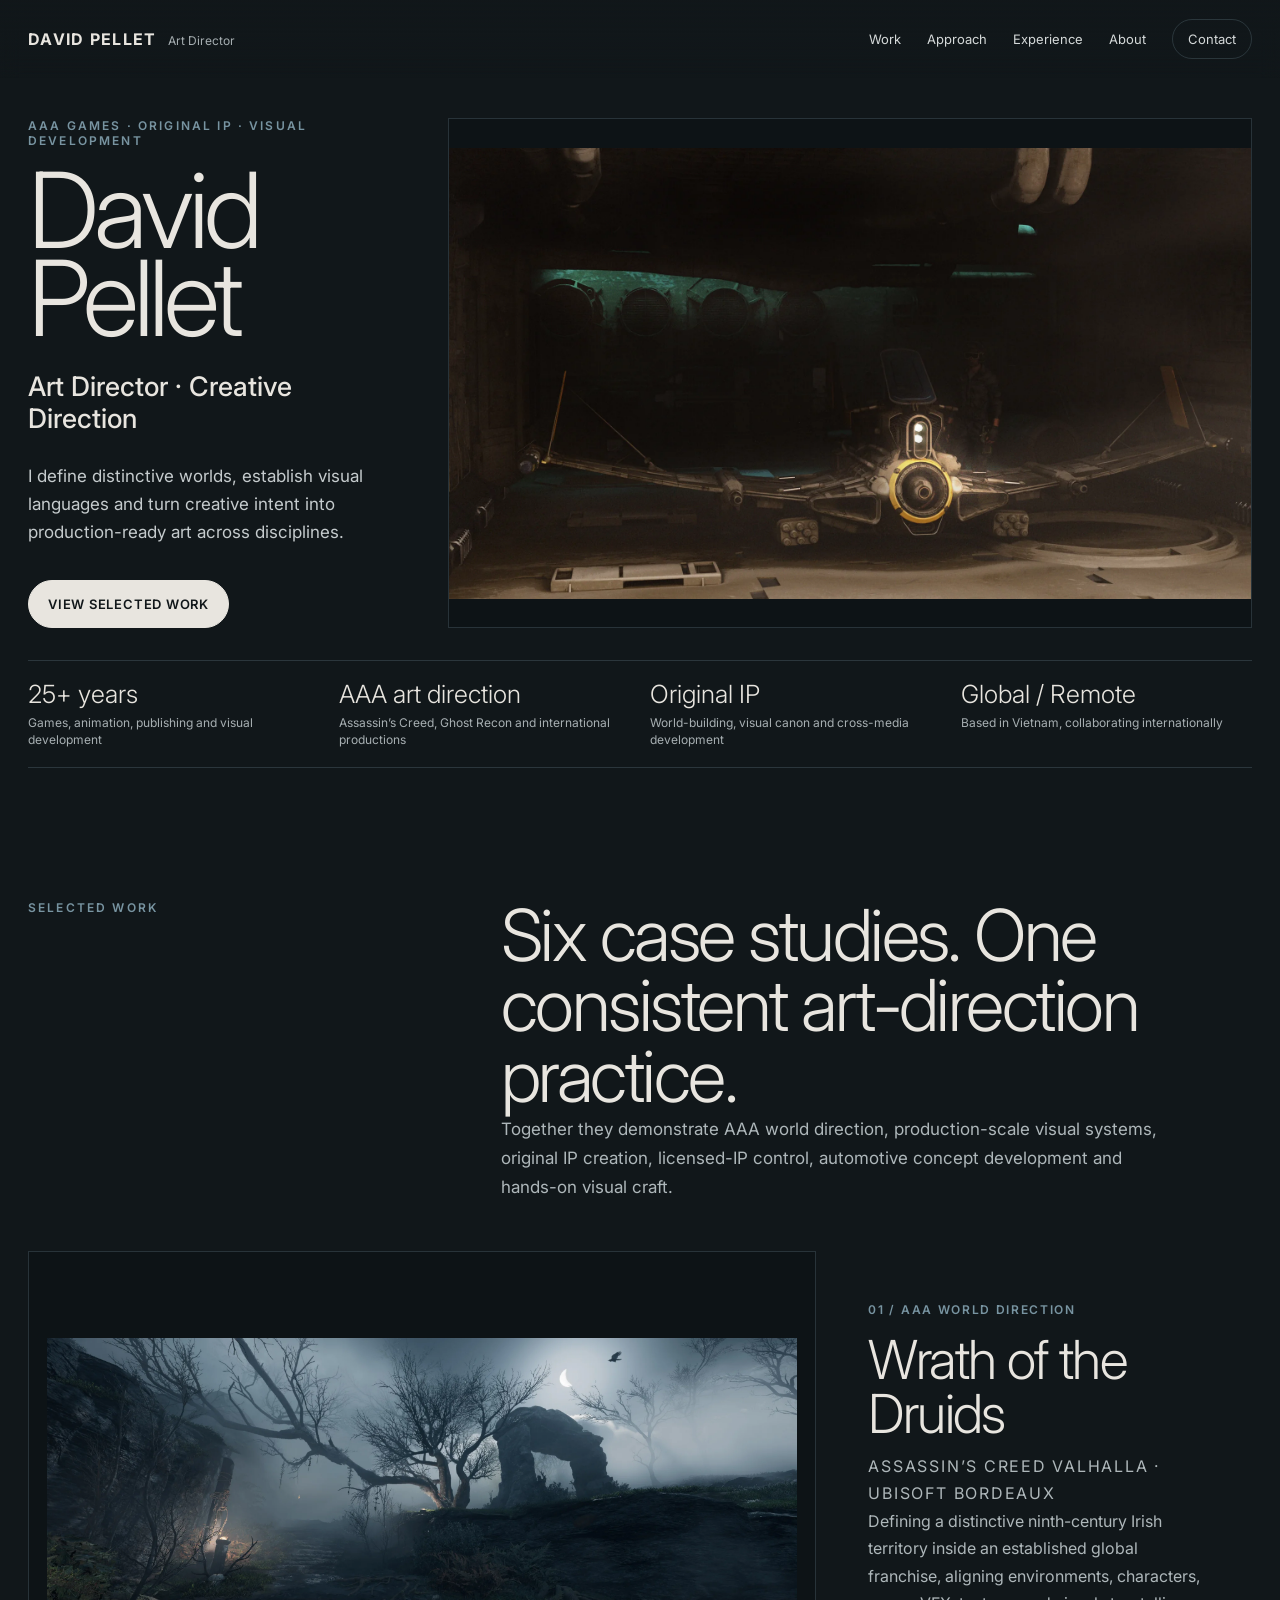
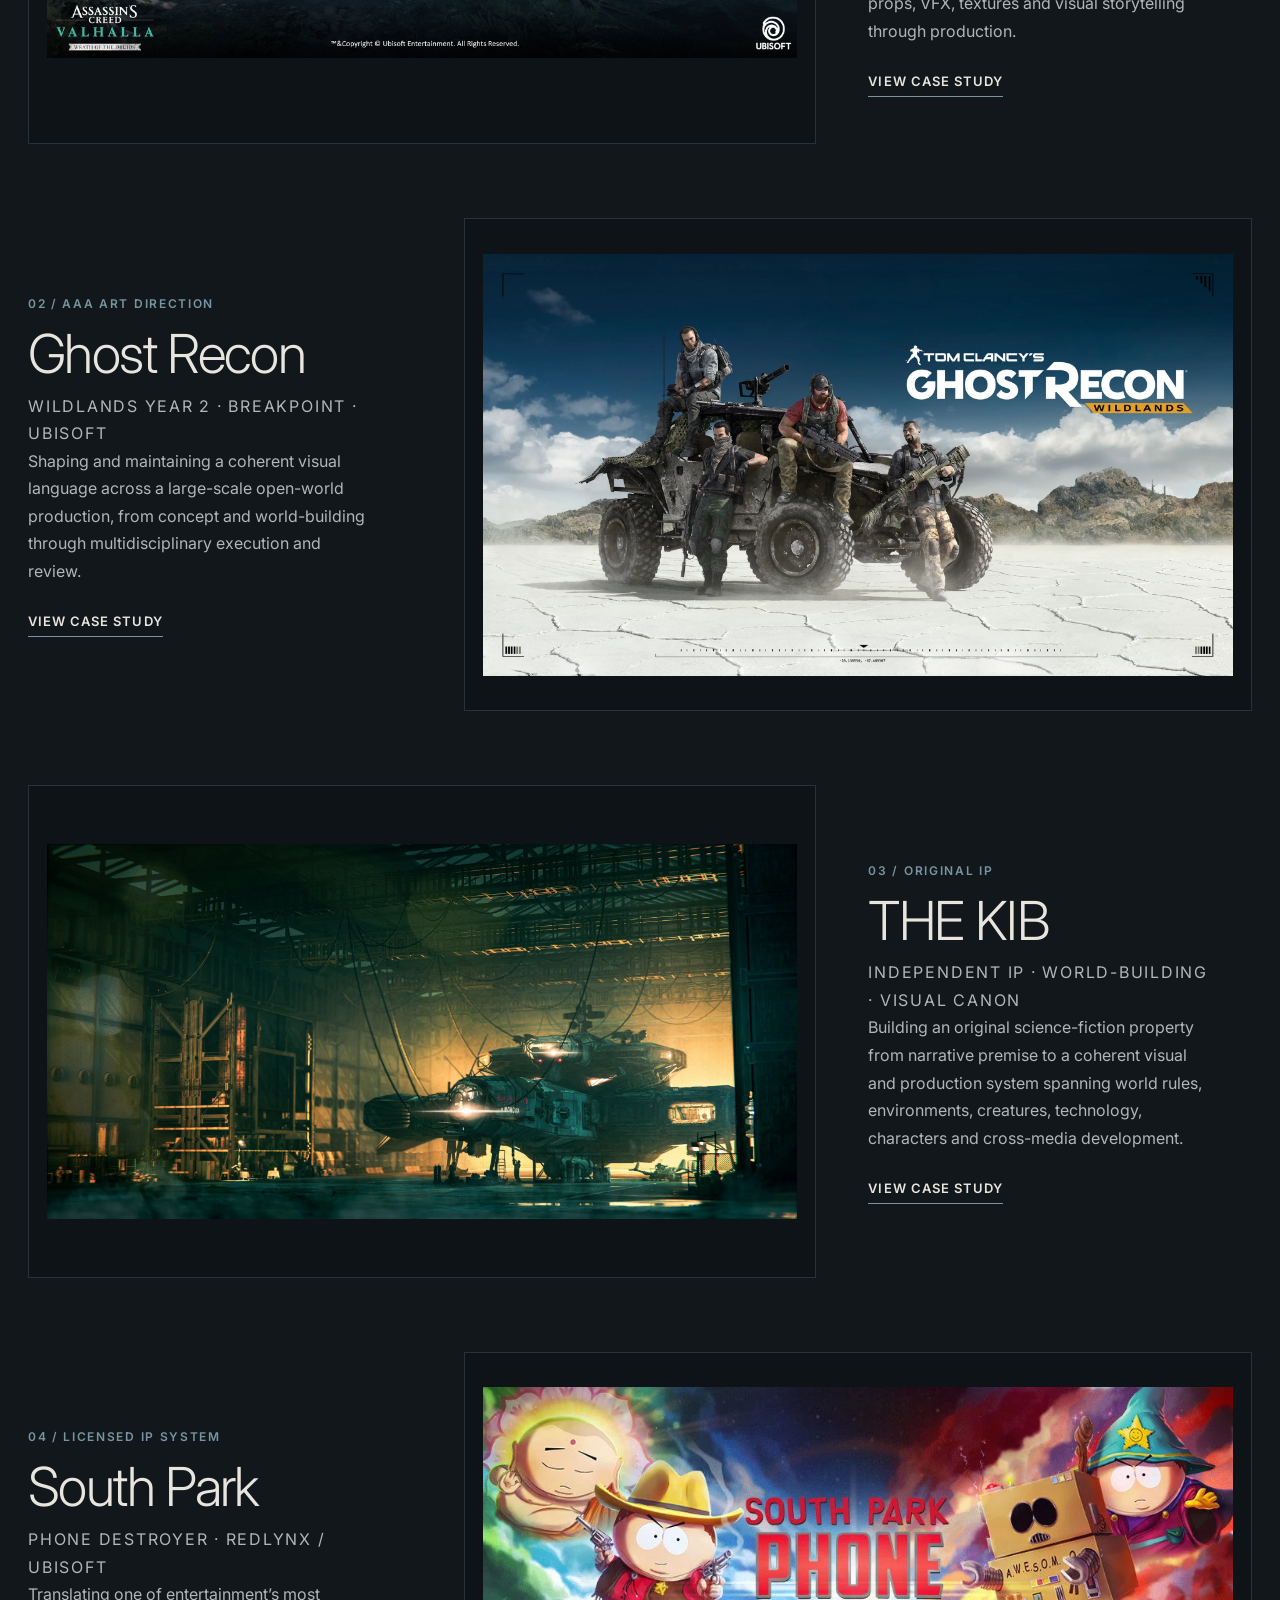
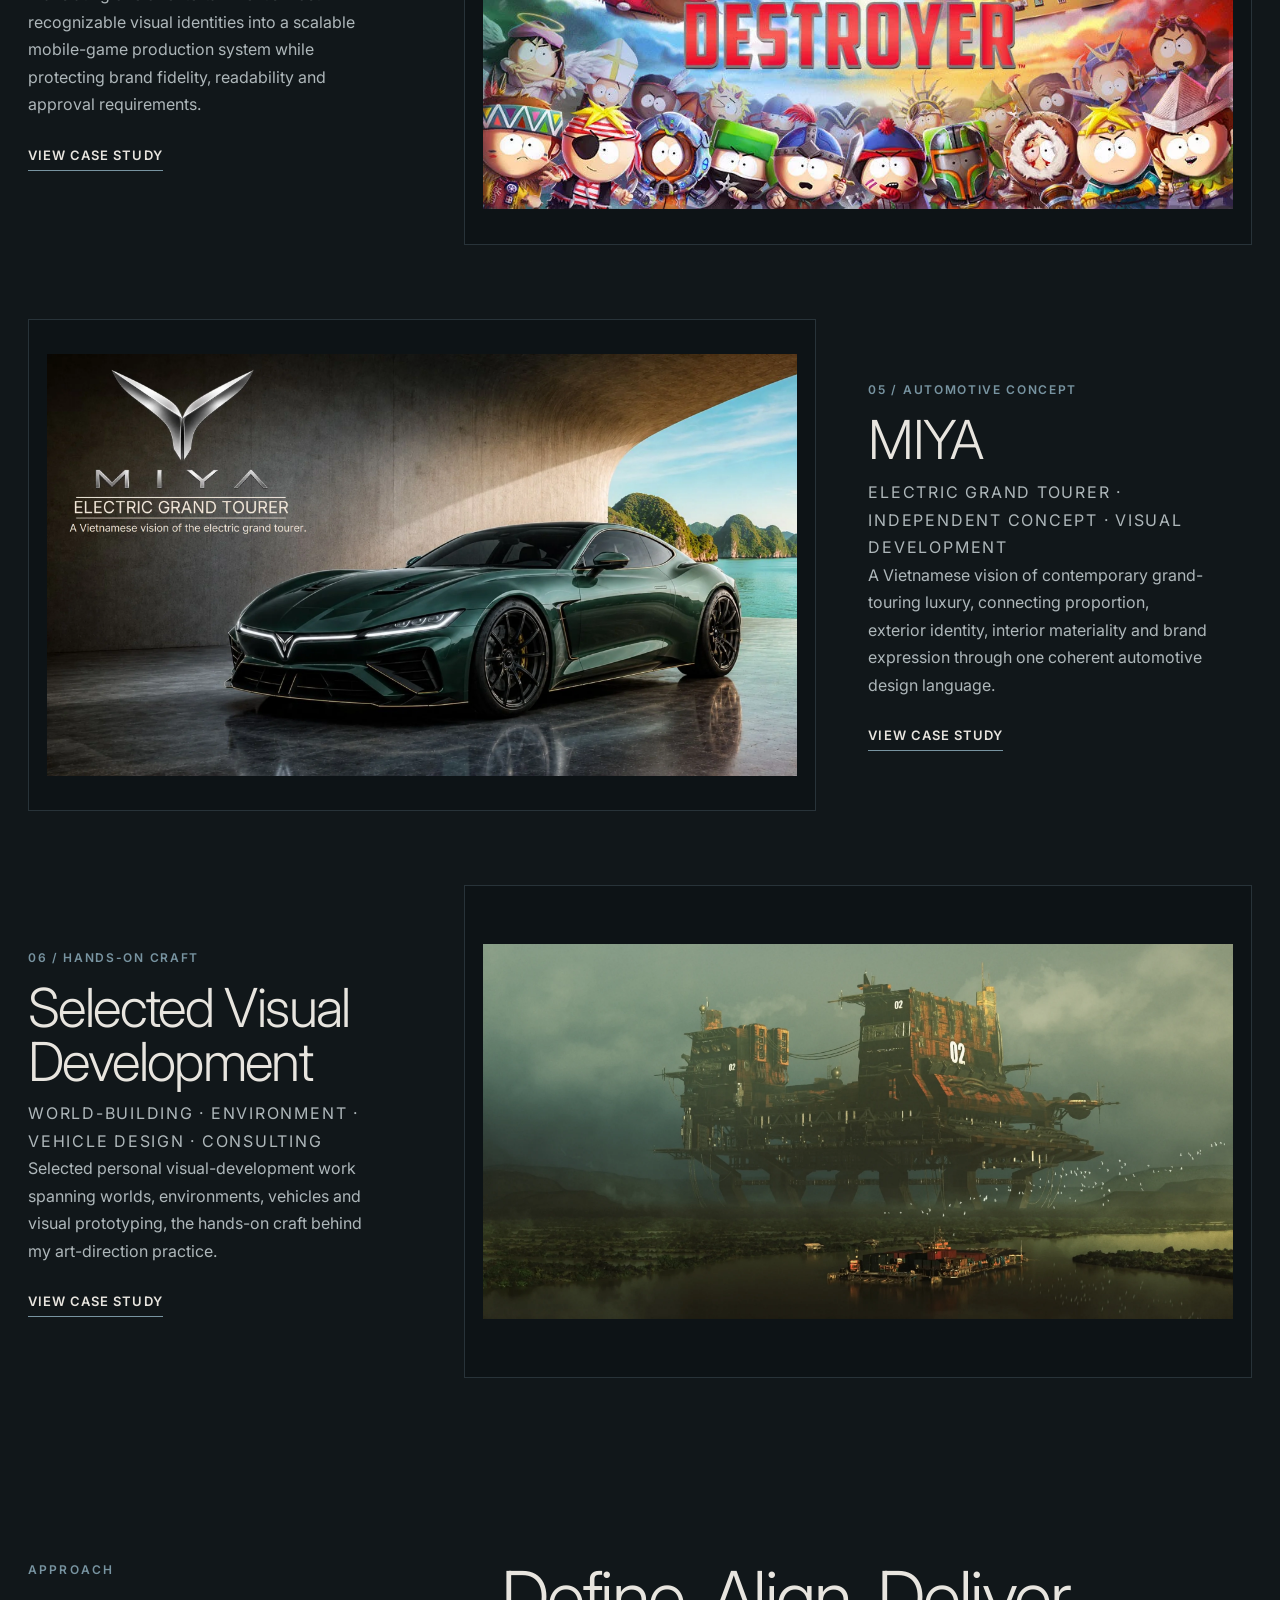
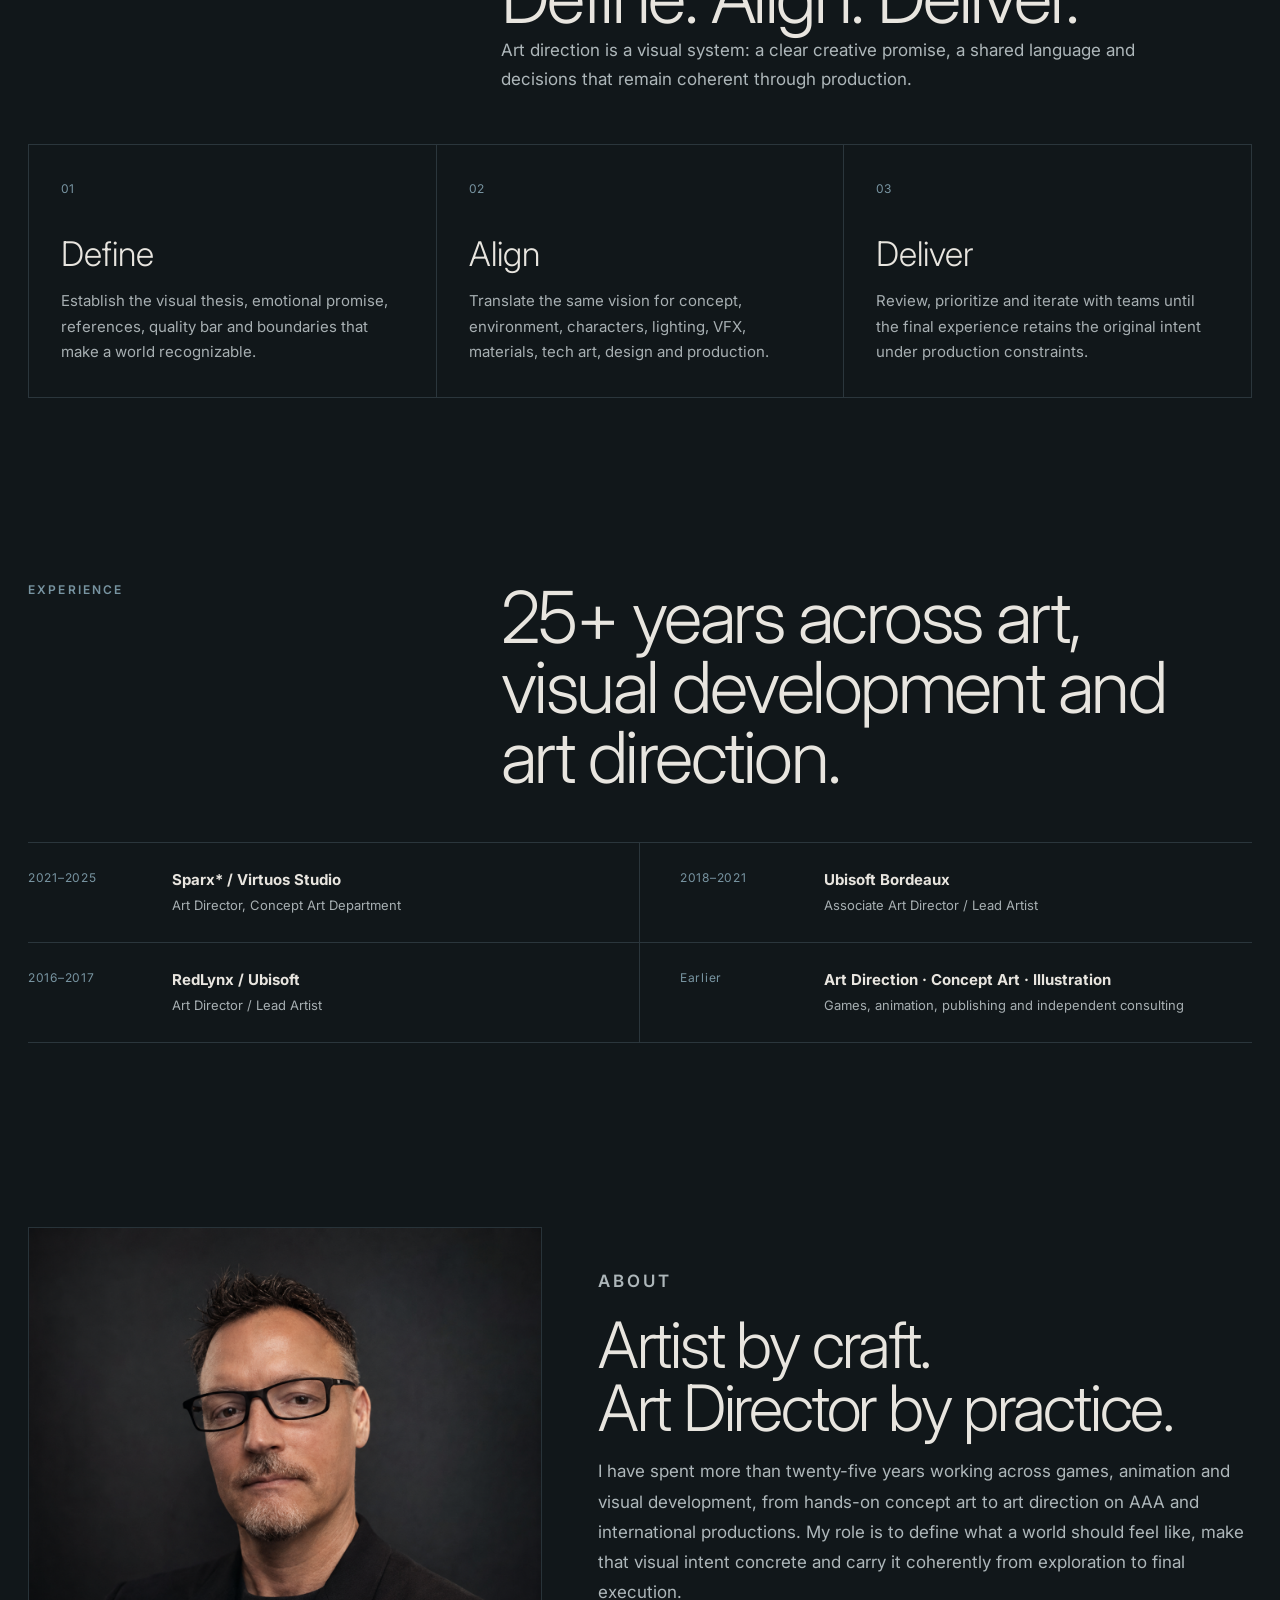
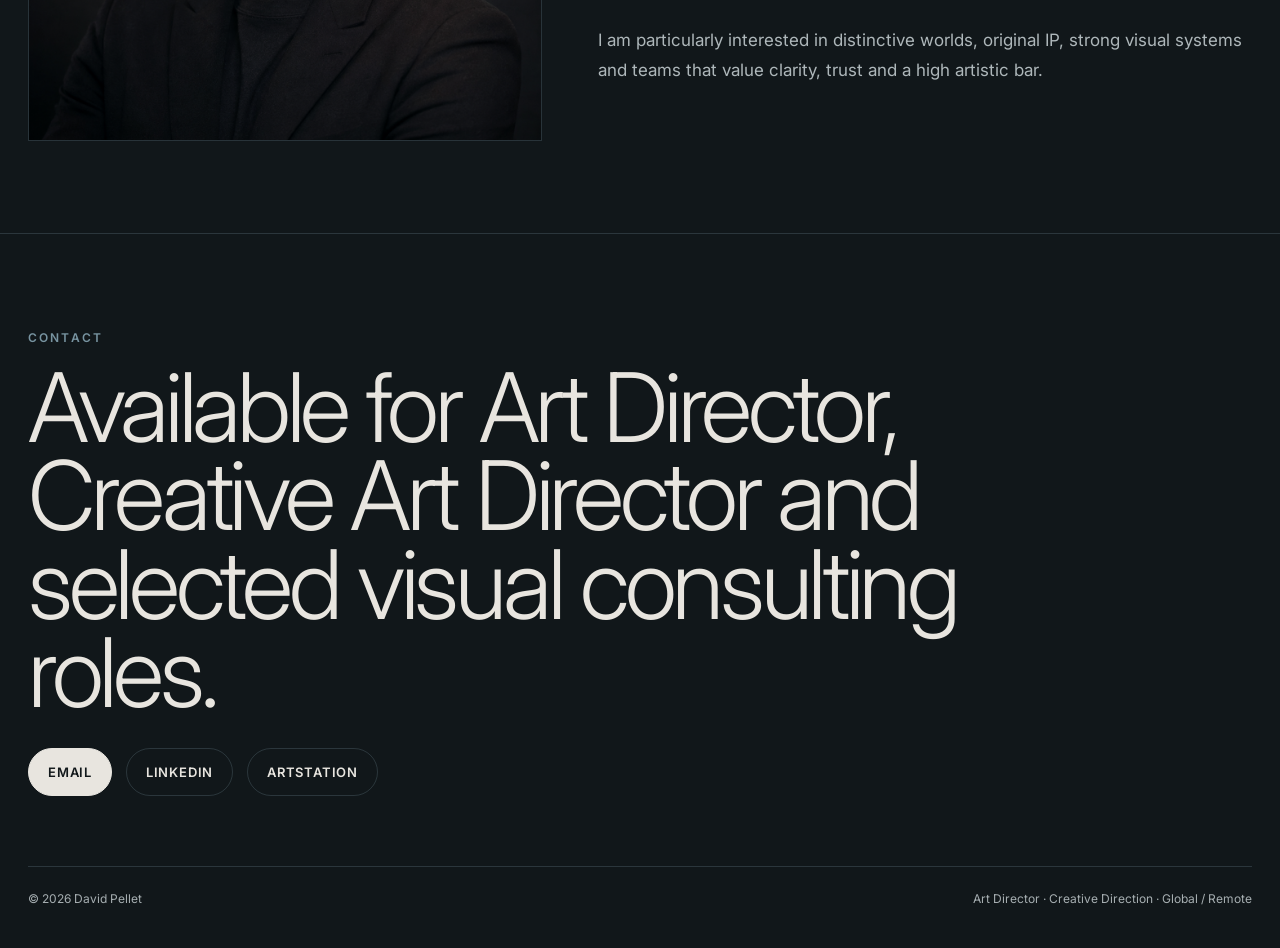
<file: index.html>
<!DOCTYPE html>
<html lang="en">
<head>
<meta charset="UTF-8" />
<meta name="viewport" content="width=device-width, initial-scale=1.0" />
<meta name="description" content="David Pellet, Art Director focused on AAA games, world-building, original IP and visual development." />
<title>David Pellet — Art Director</title>
<link rel="canonical" href="https://davidpellet.art/" />
<meta property="og:type" content="profile" />
<meta property="og:title" content="David Pellet — Art Director" />
<meta property="og:description" content="Art Director focused on AAA games, world-building, original IP and visual development." />
<meta property="og:url" content="https://davidpellet.art/" />
<meta property="og:image" content="https://davidpellet.art/assets/web/photprofile.png" />
<meta property="og:image:alt" content="Portrait of David Pellet, Art Director" />
<meta name="twitter:card" content="summary" />
<meta name="twitter:title" content="David Pellet — Art Director" />
<meta name="twitter:description" content="Art Director focused on AAA games, world-building, original IP and visual development." />
<meta name="twitter:image" content="https://davidpellet.art/assets/web/photprofile.png" />
<script type="application/ld+json">
{
  "@context": "https://schema.org",
  "@type": "Person",
  "name": "David Pellet",
  "url": "https://davidpellet.art/",
  "image": "https://davidpellet.art/assets/web/photprofile.png",
  "jobTitle": "Art Director",
  "sameAs": [
    "https://www.linkedin.com/in/davidpellet/",
    "https://www.artstation.com/davelhan"
  ],
  "knowsAbout": [
    "Art Direction",
    "Visual Development",
    "World-Building",
    "Concept Art",
    "Original IP Development",
    "AAA Games"
  ]
}
</script>
<link rel="preconnect" href="https://fonts.googleapis.com">
<link rel="preconnect" href="https://fonts.gstatic.com" crossorigin>
<link href="https://fonts.googleapis.com/css2?family=Inter:wght@300;400;500;600&display=swap" rel="stylesheet">
<style>
:root{--bg:#11171a;--text:#e8e5df;--muted:#a7afb2;--line:rgba(120,148,161,.25);--accent:#7894a1;--max:1440px}
*{box-sizing:border-box}html{scroll-behavior:smooth;background:var(--bg)}body{margin:0;color:var(--text);background:var(--bg);font-family:Inter,Arial,Helvetica,sans-serif;-webkit-font-smoothing:antialiased}a{color:inherit;text-decoration:none}.shell{width:min(calc(100% - 48px),var(--max));margin:0 auto}.eyebrow{margin:0 0 18px;color:var(--accent);font-size:12px;font-weight:600;letter-spacing:.18em;text-transform:uppercase}.site-header{position:fixed;z-index:50;top:0;left:0;width:100%;background:linear-gradient(to bottom,rgba(17,23,26,.94),rgba(17,23,26,.60),transparent);backdrop-filter:blur(10px)}.nav{min-height:78px;display:flex;align-items:center;justify-content:space-between;gap:28px}.brand{display:flex;align-items:baseline;gap:12px;white-space:nowrap}.brand strong{font-size:16px;letter-spacing:.08em;text-transform:uppercase}.brand span{color:var(--muted);font-size:12px}.nav-links{display:flex;align-items:center;gap:26px;color:#d5d9d9;font-size:13px}.nav-cta{padding:11px 15px;border:1px solid var(--line);border-radius:999px}.hero{padding:118px 0 40px}.hero-grid{display:grid;grid-template-columns:.72fr 1.55fr;align-items:stretch;gap:46px}.hero-copy{padding-bottom:0;display:flex;flex-direction:column;justify-content:flex-start;min-width:0}.hero h1{margin:0;max-width:790px;font-family:Inter,Arial,Helvetica,sans-serif;font-size:clamp(62px,8.2vw,132px);font-weight:300;line-height:.84;letter-spacing:-.045em}.hero-role{display:block;margin-top:28px;font-size:clamp(20px,2.1vw,34px);font-weight:500}.hero-intro{max-width:430px;margin:28px 0 0;color:#c5cbcd;font-size:17px;line-height:1.65}.hero-actions{display:flex;flex-wrap:wrap;gap:14px;margin-top:34px}.button{display:inline-flex;align-items:center;justify-content:center;min-height:48px;padding:0 19px;border:1px solid var(--line);border-radius:999px;font-size:13px;font-weight:600;letter-spacing:.06em;text-transform:uppercase}.button.primary{color:#11171a;background:var(--text);border-color:var(--text)}.hero-visual{margin:0;border:1px solid var(--line);background:#0d1316;display:flex;align-items:center;justify-content:center;align-self:stretch;min-height:100%;padding:0;overflow:hidden}.hero-visual img{display:block;width:100%;height:auto;object-fit:contain}.proof-strip{margin-top:32px;padding:18px 0;border-top:1px solid var(--line);border-bottom:1px solid var(--line)}.proof-grid{display:grid;grid-template-columns:repeat(4,1fr);gap:20px}.proof-item strong{display:block;font-family:Inter,Arial,Helvetica,sans-serif;font-size:25px;font-weight:300}.proof-item span{display:block;margin-top:6px;color:var(--muted);font-size:12px;line-height:1.4}.section{padding:96px 0}.section-head{display:grid;grid-template-columns:.72fr 1.28fr;gap:50px;align-items:start;margin-bottom:52px}.section h2{margin:0;max-width:900px;font-family:Inter,Arial,Helvetica,sans-serif;font-size:clamp(45px,5.6vw,82px);font-weight:300;line-height:.98;letter-spacing:-.035em}.section-lead{margin:4px 0 0;max-width:670px;color:#aeb7ba;font-size:17px;line-height:1.7}.projects{display:grid;gap:78px}.project{display:grid;grid-template-columns:1.48fr .72fr;gap:52px;align-items:center}.project:nth-child(even){grid-template-columns:.72fr 1.48fr}.project:nth-child(even) .project-media,.project:nth-child(even) .project-media-link{order:2}.project-media{position:relative;min-height:520px;overflow:hidden;border:1px solid var(--line);background:linear-gradient(135deg,rgba(120,148,161,.10),transparent 40%),linear-gradient(160deg,#25241f,#11110f 62%,#0d1316)}.project-media.kib{background:radial-gradient(circle at 70% 40%,rgba(120,148,161,.12),transparent 20%),linear-gradient(145deg,#171b1b,#0a0d0d 68%,#050505)}.project-media.ghost{background:linear-gradient(130deg,rgba(255,255,255,.04),transparent 38%),linear-gradient(155deg,#262823,#10120f 64%,#080908)}.project-media.south{background:linear-gradient(20deg,rgba(120,148,161,.10),transparent 35%),linear-gradient(145deg,#2b2925,#171612)}.project-media.visualdev{background:radial-gradient(circle at 32% 30%,rgba(120,148,161,.10),transparent 23%),linear-gradient(140deg,#24231f,#11110f 62%,#080808)}.project-media-link{display:block;transition:transform .25s ease,opacity .25s ease}.project-media-link:hover{transform:translateY(-3px);opacity:.94}.project-media-image{margin:0;border:1px solid var(--line);background:#0d1316;aspect-ratio:16/10;display:flex;align-items:center;justify-content:center;padding:18px;overflow:hidden}.project-media-image img{display:block;max-width:100%;max-height:100%;width:auto;height:auto;object-fit:contain}.project-number{color:var(--accent);font-size:12px;font-weight:600;letter-spacing:.14em}.project-copy h3{margin:15px 0 12px;font-family:Inter,Arial,Helvetica,sans-serif;font-size:clamp(38px,4.2vw,64px);font-weight:300;line-height:1;letter-spacing:-.03em}.project-meta{margin:0 0 28px;color:var(--accent);font-size:12px;line-height:1.6;letter-spacing:.11em;text-transform:uppercase}.project-copy p{margin:0;color:#aeb7ba;font-size:16px;line-height:1.72;max-width:34ch}.text-link{display:inline-flex;margin-top:28px;padding-bottom:7px;border-bottom:1px solid var(--accent);font-size:13px;font-weight:600;letter-spacing:.08em;text-transform:uppercase}.approach-grid{display:grid;grid-template-columns:repeat(3,1fr);border-top:1px solid var(--line);border-left:1px solid var(--line)}.approach-card{min-height:250px;padding:32px;border-right:1px solid var(--line);border-bottom:1px solid var(--line)}.approach-card .index{color:var(--accent);font-size:12px}.approach-card h3{margin:36px 0 14px;font-family:Inter,Arial,Helvetica,sans-serif;font-size:34px;font-weight:300}.approach-card p{margin:0;color:var(--muted);font-size:15px;line-height:1.7}.experience{display:grid;grid-template-columns:1fr 1fr;border-top:1px solid var(--line)}.experience-row{display:grid;grid-template-columns:120px 1fr;gap:24px;padding:27px 0;border-bottom:1px solid var(--line)}.experience-row:nth-child(odd){padding-right:40px;border-right:1px solid var(--line)}.experience-row:nth-child(even){padding-left:40px}.experience-row time{color:var(--accent);font-size:12px;letter-spacing:.06em}.experience-row strong{display:block;font-size:15px}.experience-row span{display:block;margin-top:7px;color:var(--muted);font-size:13px;line-height:1.45}.about-grid{display:grid;grid-template-columns:.88fr 1.12fr;gap:56px}.portrait-slot{margin:0;border:1px solid var(--line);background:#0d1316}.portrait-slot img{display:block;width:100%;height:auto;object-fit:contain}.about-copy{align-self:center}.about-copy h2{font-size:clamp(43px,5vw,72px)}.about-copy p{max-width:720px;color:#aeb7ba;font-size:17px;line-height:1.78}.contact{padding:96px 0 42px;border-top:1px solid var(--line)}.contact h2{max-width:1100px;margin:0;font-family:Inter,Arial,Helvetica,sans-serif;font-size:clamp(50px,7.5vw,110px);font-weight:300;line-height:.92;letter-spacing:-.045em}.contact-links{display:flex;flex-wrap:wrap;gap:14px;margin-top:32px}footer{margin-top:70px;padding:24px 0 0;border-top:1px solid var(--line);display:flex;justify-content:space-between;gap:20px;color:var(--muted);font-size:12px}@media (max-width:980px){.nav-links a:not(.nav-cta){display:none}.hero-grid,.section-head,.about-grid{grid-template-columns:1fr}.hero-grid{gap:34px}.hero-visual{min-height:0;align-self:auto}.hero-copy{padding-bottom:0}.proof-grid,.approach-grid{grid-template-columns:repeat(2,1fr)}.project,.project:nth-child(even){grid-template-columns:1fr}.project:nth-child(even) .project-media,.project:nth-child(even) .project-media-link{order:initial}.project-media,.project-media-image{min-height:420px}.experience{grid-template-columns:1fr}.experience-row:nth-child(odd),.experience-row:nth-child(even){padding-left:0;padding-right:0;border-right:0}}@media (max-width:620px){.shell{width:min(calc(100% - 28px),var(--max))}.nav{min-height:66px}.brand span{display:none}.hero{padding-top:94px}.hero h1{font-size:62px}.project-media,.project-media-image{min-height:340px}.proof-grid,.approach-grid{grid-template-columns:1fr}.section{padding:72px 0}.projects{gap:58px}.experience-row{grid-template-columns:92px 1fr}footer{flex-direction:column}}
</style>

<!-- SPACING_PASS_V1 -->
<style>
.hero{min-height:auto!important;padding:118px 0 40px!important;display:block!important;align-items:initial!important}
.proof-strip{margin-top:32px!important;padding:18px 0!important}
.section{padding:96px 0!important}
.section-head{margin-bottom:52px!important}
.projects{gap:78px!important}
.approach-card{min-height:250px!important;padding:32px!important}
.approach-card h3{margin:36px 0 14px!important}
.about-grid{gap:56px!important}
.contact{padding:96px 0 42px!important}
.contact-links{margin-top:32px!important}
footer{margin-top:70px!important}
@media(max-width:620px){.hero{padding-top:94px!important}.section{padding:72px 0!important}.projects{gap:58px!important}}
</style>
<link rel="stylesheet" href="./assets/portfolio-system.css">
</head>
<body class="portfolio-home">
<header class="site-header"><div class="shell nav"><a class="brand" href="#top"><strong>David Pellet</strong><span>Art Director</span></a><nav class="nav-links"><a href="#work">Work</a><a href="#approach">Approach</a><a href="#experience">Experience</a><a href="#about">About</a><a class="nav-cta" href="#contact">Contact</a></nav></div></header>
<main id="top">
<section class="hero"><div class="shell"><div class="hero-grid"><div class="hero-copy"><p class="eyebrow">AAA Games · Original IP · Visual Development</p><h1>David<br />Pellet</h1><span class="hero-role">Art Director · Creative Direction</span><p class="hero-intro">I define distinctive worlds, establish visual languages and turn creative intent into production-ready art across disciplines.</p><div class="hero-actions"><a class="button primary" href="#work">View selected work</a></div></div><figure class="hero-visual"><img src="./assets/web/david-pellet-redleader-bp-garage-01.webp" alt="Personal visual development artwork by David Pellet" loading="eager" decoding="async" fetchpriority="high"></figure></div><div class="proof-strip"><div class="proof-grid"><div class="proof-item"><strong>25+ years</strong><span>Games, animation, publishing and visual development</span></div><div class="proof-item"><strong>AAA art direction</strong><span>Assassin’s Creed, Ghost Recon and international productions</span></div><div class="proof-item"><strong>Original IP</strong><span>World-building, visual canon and cross-media development</span></div><div class="proof-item"><strong>Global / Remote</strong><span>Based in Vietnam, collaborating internationally</span></div></div></div></div></section>
<section class="section" id="work"><div class="shell"><div class="section-head"><div><p class="eyebrow">Selected work</p></div><div><h2>Six case studies. One consistent art-direction practice.</h2><p class="section-lead">Together they demonstrate AAA world direction, production-scale visual systems, original IP creation, licensed-IP control, automotive concept development and hands-on visual craft.</p></div></div><div class="projects">
<article class="project"><a class="project-media-link" href="wrath-of-the-druids.html" aria-label="Open Wrath of the Druids case study"><figure class="project-media-image"><img src="./assets/web/wrath/connacht-lackanscaul.webp" alt="Wrath of the Druids" loading="lazy" decoding="async"></figure></a><div class="project-copy"><span class="project-number">01 / AAA WORLD DIRECTION</span><h3>Wrath of the Druids</h3><p class="project-meta">Assassin’s Creed Valhalla · Ubisoft Bordeaux</p><p>Defining a distinctive ninth-century Irish territory inside an established global franchise, aligning environments, characters, props, VFX, textures and visual storytelling through production.</p><a class="text-link" href="wrath-of-the-druids.html">View case study</a></div></article>
<article class="project"><a class="project-media-link" href="ghost-recon.html" aria-label="Open Ghost Recon case study"><figure class="project-media-image"><img src="./assets/web/ghost-recon/petur-arnorsson-thevideogamegallery-27263-3840x2160.webp" alt="Ghost Recon Breakpoint" loading="lazy" decoding="async"></figure></a><div class="project-copy"><span class="project-number">02 / AAA ART DIRECTION</span><h3>Ghost Recon</h3><p class="project-meta">Wildlands Year 2 · Breakpoint · Ubisoft</p><p>Shaping and maintaining a coherent visual language across a large-scale open-world production, from concept and world-building through multidisciplinary execution and review.</p><a class="text-link" href="ghost-recon.html">View case study</a></div></article>
<article class="project"><a class="project-media-link" href="the-kib.html" aria-label="Open THE KIB case study"><figure class="project-media-image"><img src="./assets/web/kib/Kinobora-warehouse_final_LI.webp" alt="THE KIB" loading="lazy" decoding="async"></figure></a><div class="project-copy"><span class="project-number">03 / ORIGINAL IP</span><h3>THE KIB</h3><p class="project-meta">Independent IP · World-building · Visual canon</p><p>Building an original science-fiction property from narrative premise to a coherent visual and production system spanning world rules, environments, creatures, technology, characters and cross-media development.</p><a class="text-link" href="the-kib.html">View case study</a></div></article>
<article class="project"><a class="project-media-link" href="south-park-phone-destroyer.html" aria-label="Open South Park: Phone Destroyer case study"><figure class="project-media-image"><img src="./assets/web/south-park/david-pellet-davelhan-sp-phone-destroyer.webp" alt="South Park Phone Destroyer" loading="lazy" decoding="async"></figure></a><div class="project-copy"><span class="project-number">04 / LICENSED IP SYSTEM</span><h3>South Park</h3><p class="project-meta">Phone Destroyer · RedLynx / Ubisoft</p><p>Translating one of entertainment’s most recognizable visual identities into a scalable mobile-game production system while protecting brand fidelity, readability and approval requirements.</p><a class="text-link" href="south-park-phone-destroyer.html">View case study</a></div></article>
<article class="project"><a class="project-media-link" href="miya.html" aria-label="Open MIYA Electric Grand Tourer case study"><figure class="project-media-image"><img src="./assets/web/MIYA/MIYA-EGT-Project-1.webp" alt="MIYA Electric Grand Tourer" loading="lazy" decoding="async"></figure></a><div class="project-copy"><span class="project-number">05 / AUTOMOTIVE CONCEPT</span><h3>MIYA</h3><p class="project-meta">Electric Grand Tourer · Independent Concept · Visual Development</p><p>A Vietnamese vision of contemporary grand-touring luxury, connecting proportion, exterior identity, interior materiality and brand expression through one coherent automotive design language.</p><a class="text-link" href="miya.html">View case study</a></div></article>
<article class="project"><a class="project-media-link" href="visual-development.html" aria-label="Open Selected Visual Development case study"><figure class="project-media-image"><img src="./assets/web/visual-development/riverside_91.4x45.7.webp" alt="Selected Visual Development, world and environment design" loading="lazy" decoding="async"></figure></a><div class="project-copy"><span class="project-number">06 / HANDS-ON CRAFT</span><h3>Selected Visual Development</h3><p class="project-meta">World-Building · Environment · Vehicle Design · Consulting</p><p>Selected personal visual-development work spanning worlds, environments, vehicles and visual prototyping, the hands-on craft behind my art-direction practice.</p><a class="text-link" href="visual-development.html">View case study</a></div></article>
</div></div></section>
<section class="section" id="approach"><div class="shell"><div class="section-head"><div><p class="eyebrow">Approach</p></div><div><h2>Define. Align. Deliver.</h2><p class="section-lead">Art direction is a visual system: a clear creative promise, a shared language and decisions that remain coherent through production.</p></div></div><div class="approach-grid"><div class="approach-card"><span class="index">01</span><h3>Define</h3><p>Establish the visual thesis, emotional promise, references, quality bar and boundaries that make a world recognizable.</p></div><div class="approach-card"><span class="index">02</span><h3>Align</h3><p>Translate the same vision for concept, environment, characters, lighting, VFX, materials, tech art, design and production.</p></div><div class="approach-card"><span class="index">03</span><h3>Deliver</h3><p>Review, prioritize and iterate with teams until the final experience retains the original intent under production constraints.</p></div></div></div></section>
<section class="section" id="experience"><div class="shell"><div class="section-head"><div><p class="eyebrow">Experience</p></div><div><h2>25+ years across art, visual development and art direction.</h2></div></div><div class="experience"><div class="experience-row"><time>2021–2025</time><div><strong>Sparx* / Virtuos Studio</strong><span>Art Director, Concept Art Department</span></div></div><div class="experience-row"><time>2018–2021</time><div><strong>Ubisoft Bordeaux</strong><span>Associate Art Director / Lead Artist</span></div></div><div class="experience-row"><time>2016–2017</time><div><strong>RedLynx / Ubisoft</strong><span>Art Director / Lead Artist</span></div></div><div class="experience-row"><time>Earlier</time><div><strong>Art Direction · Concept Art · Illustration</strong><span>Games, animation, publishing and independent consulting</span></div></div></div></div></section>
<section class="section" id="about"><div class="shell about-grid"><figure class="portrait-slot"><img src="./assets/web/photprofile.png" alt="Portrait of David Pellet" loading="lazy" decoding="async"></figure><div class="about-copy"><p class="eyebrow">About</p><h2>Artist by craft.<br />Art Director by practice.</h2><p>I have spent more than twenty-five years working across games, animation and visual development, from hands-on concept art to art direction on AAA and international productions. My role is to define what a world should feel like, make that visual intent concrete and carry it coherently from exploration to final execution.</p><p>I am particularly interested in distinctive worlds, original IP, strong visual systems and teams that value clarity, trust and a high artistic bar.</p></div></div></section>
<section class="contact" id="contact"><div class="shell"><p class="eyebrow">Contact</p><h2>Available for Art Director, Creative Art Director and selected visual consulting roles.</h2><div class="contact-links"><a class="button primary" href="mailto:davidpellet@gmail.com">Email</a><a class="button" href="https://www.linkedin.com/in/davidpellet/">LinkedIn</a><a class="button" href="https://www.artstation.com/davelhan">ArtStation</a></div><footer><span>© 2026 David Pellet</span><span>Art Director · Creative Direction · Global / Remote</span></footer></div></section>
</main>
</body>
</html>
</file>
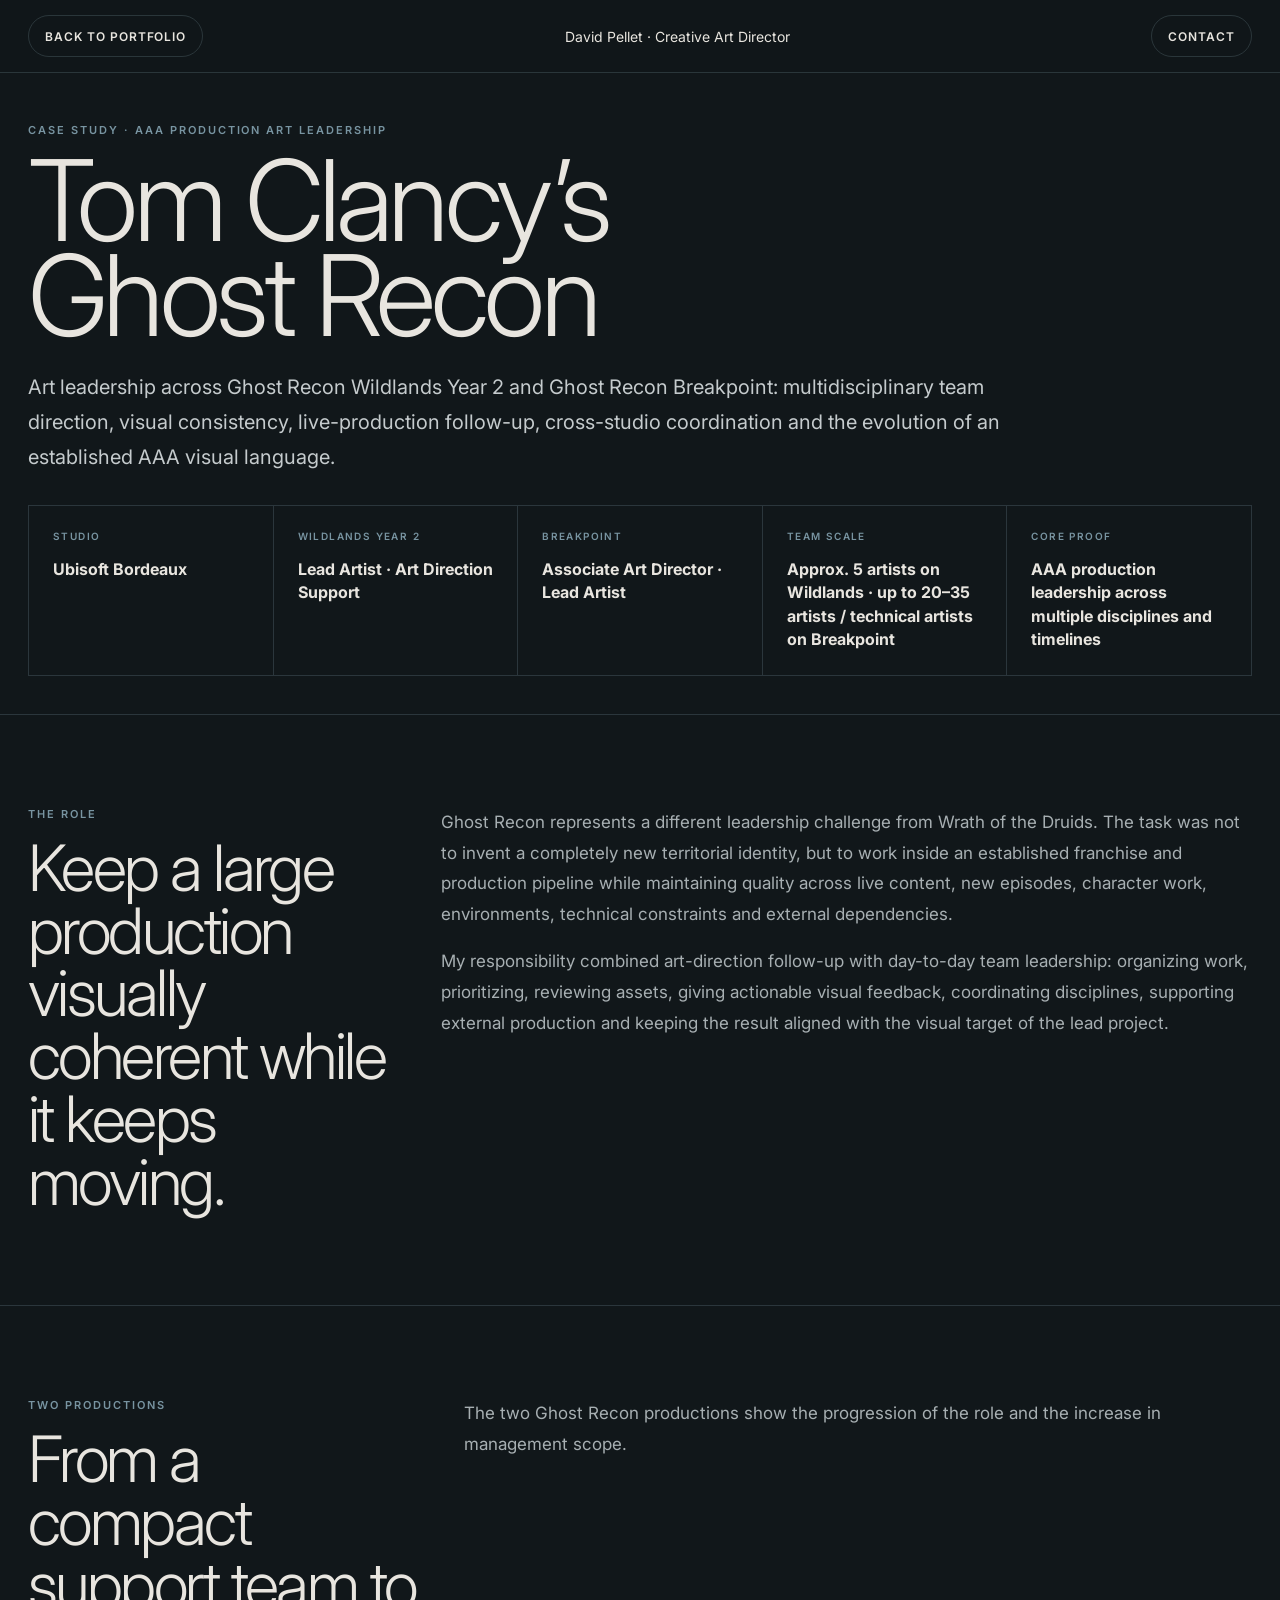
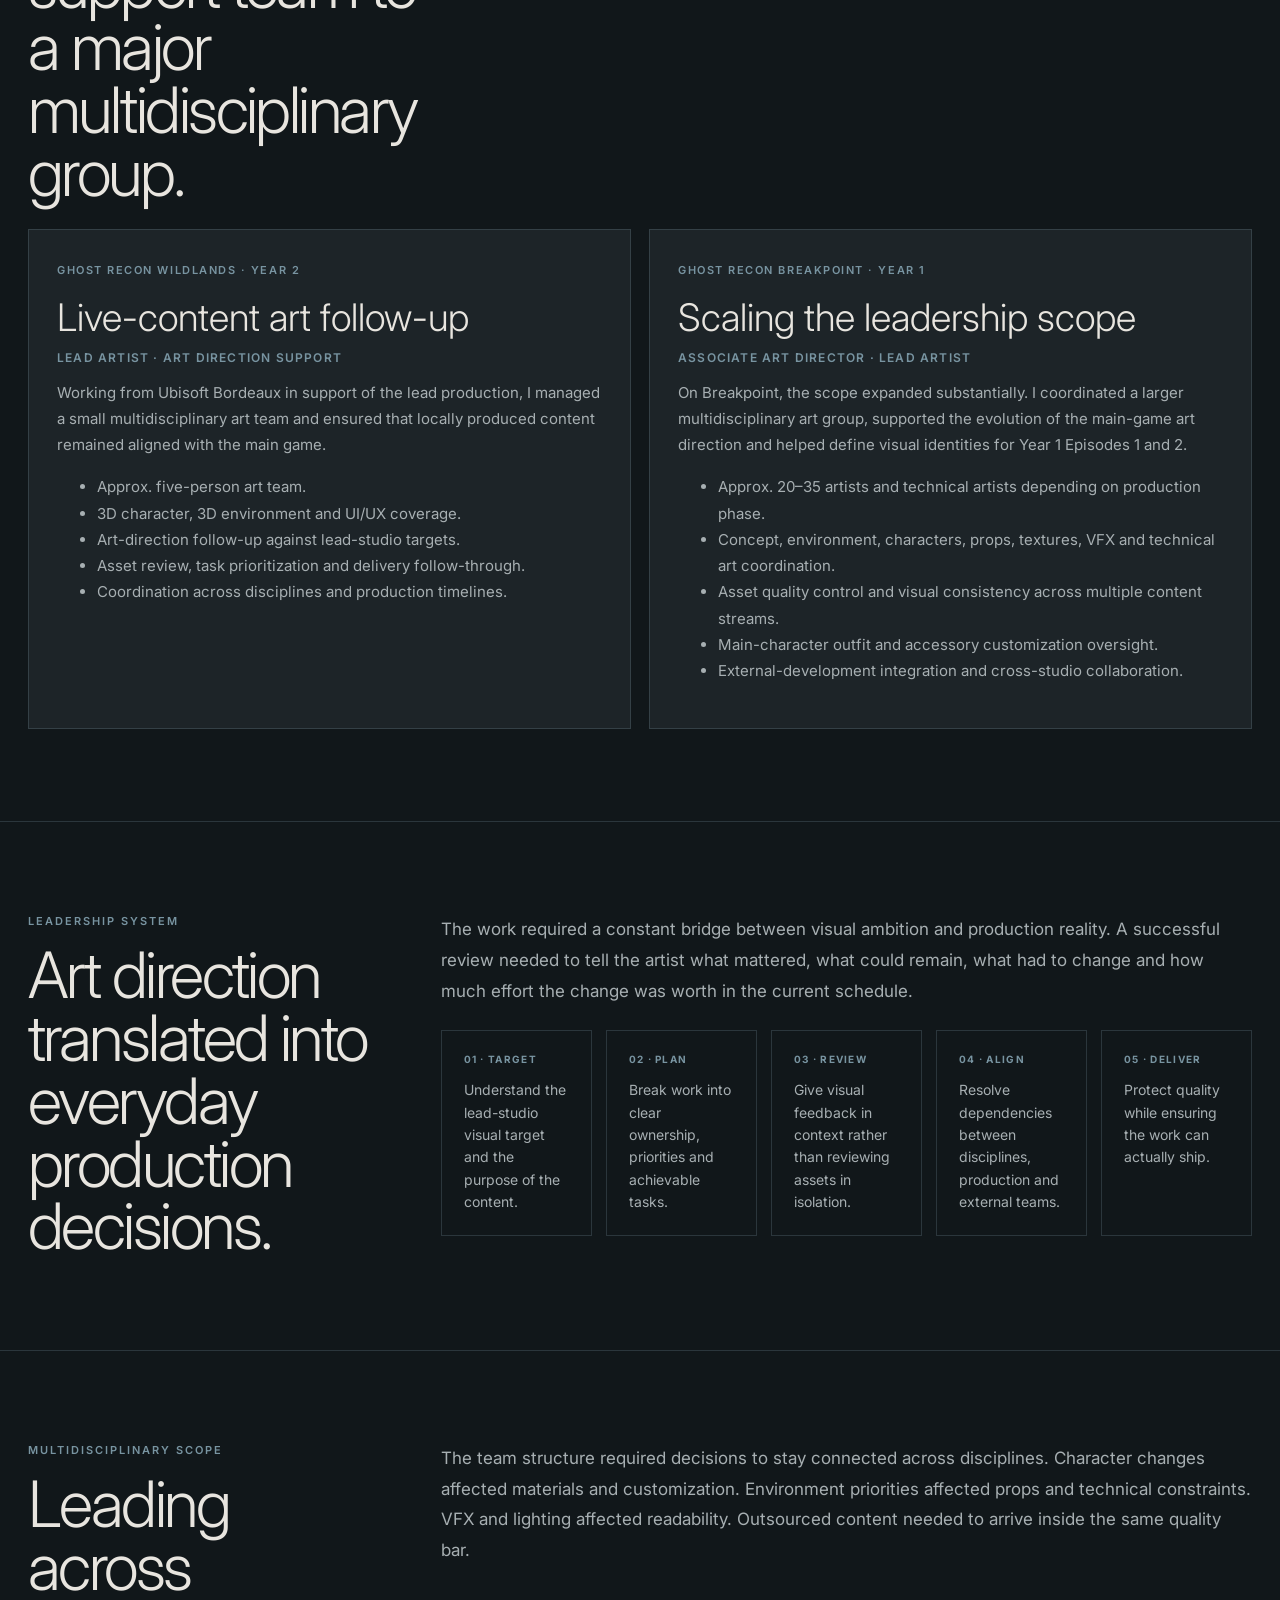
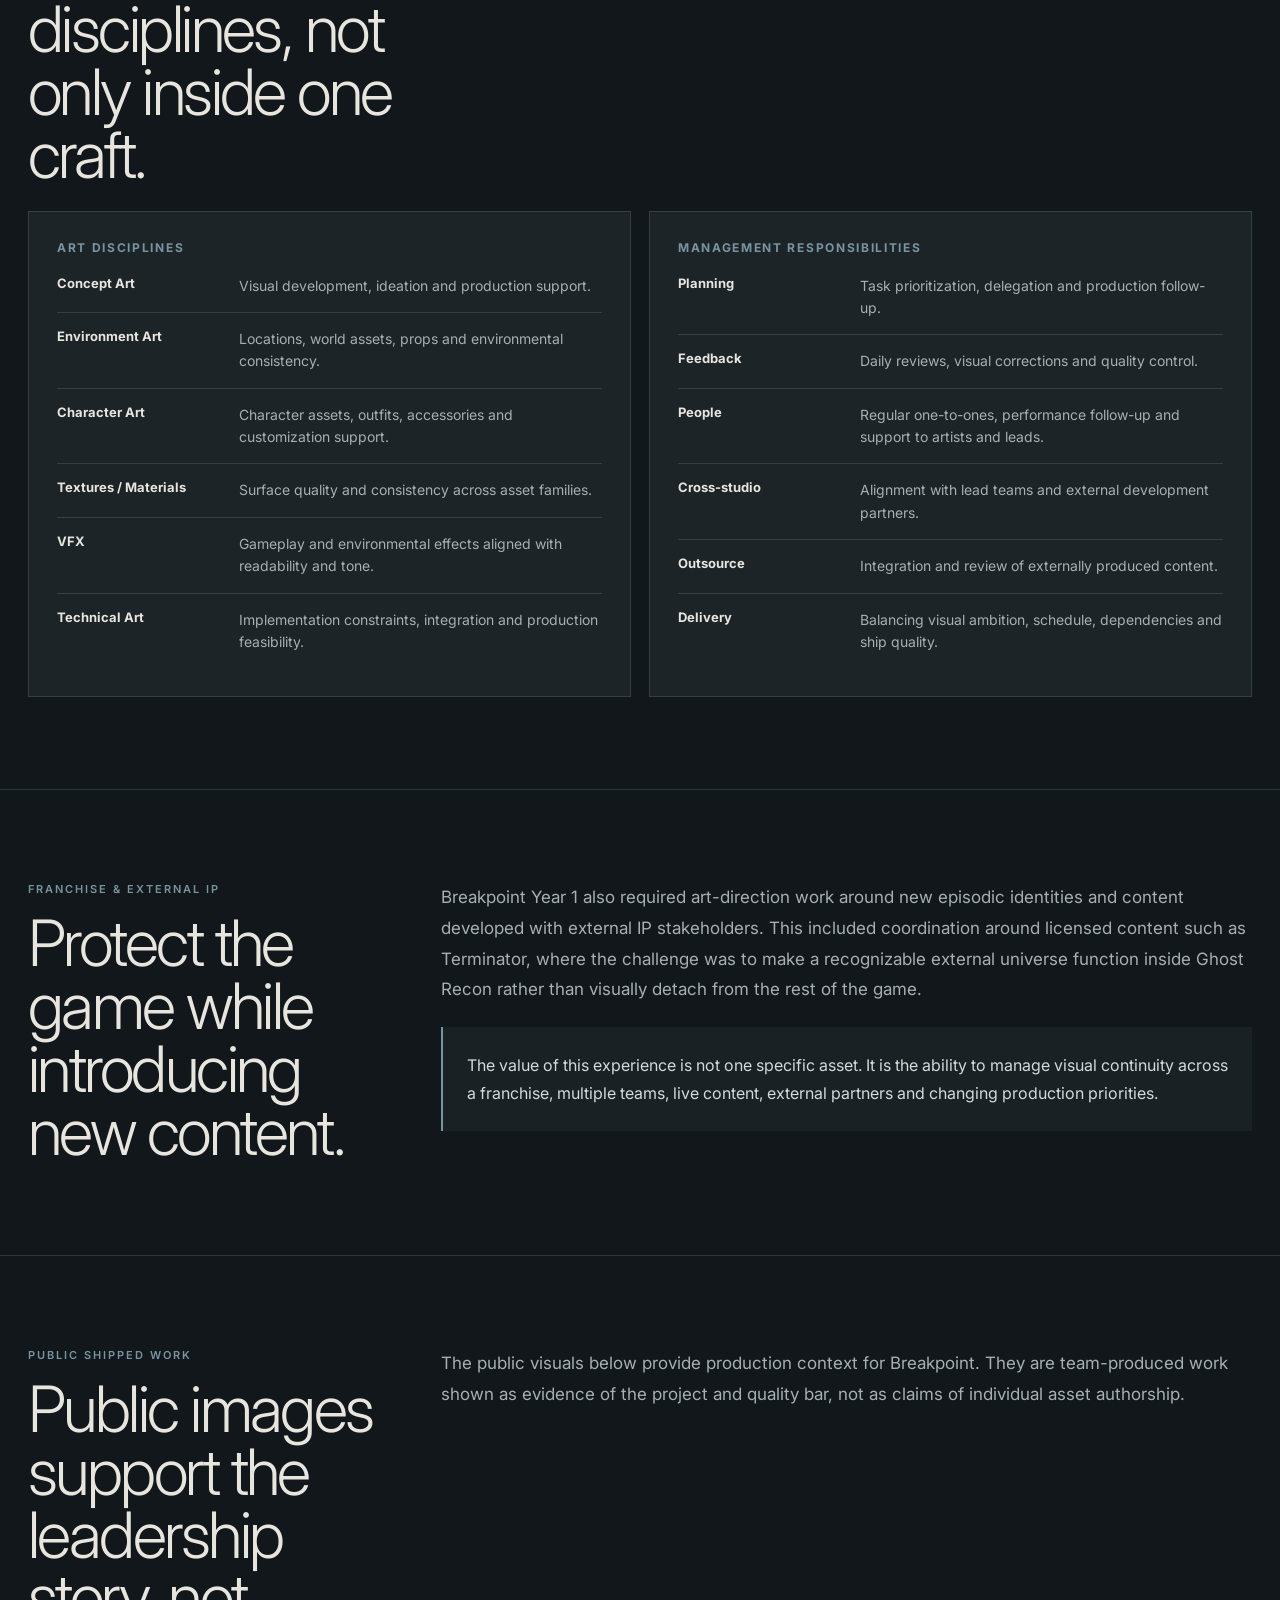
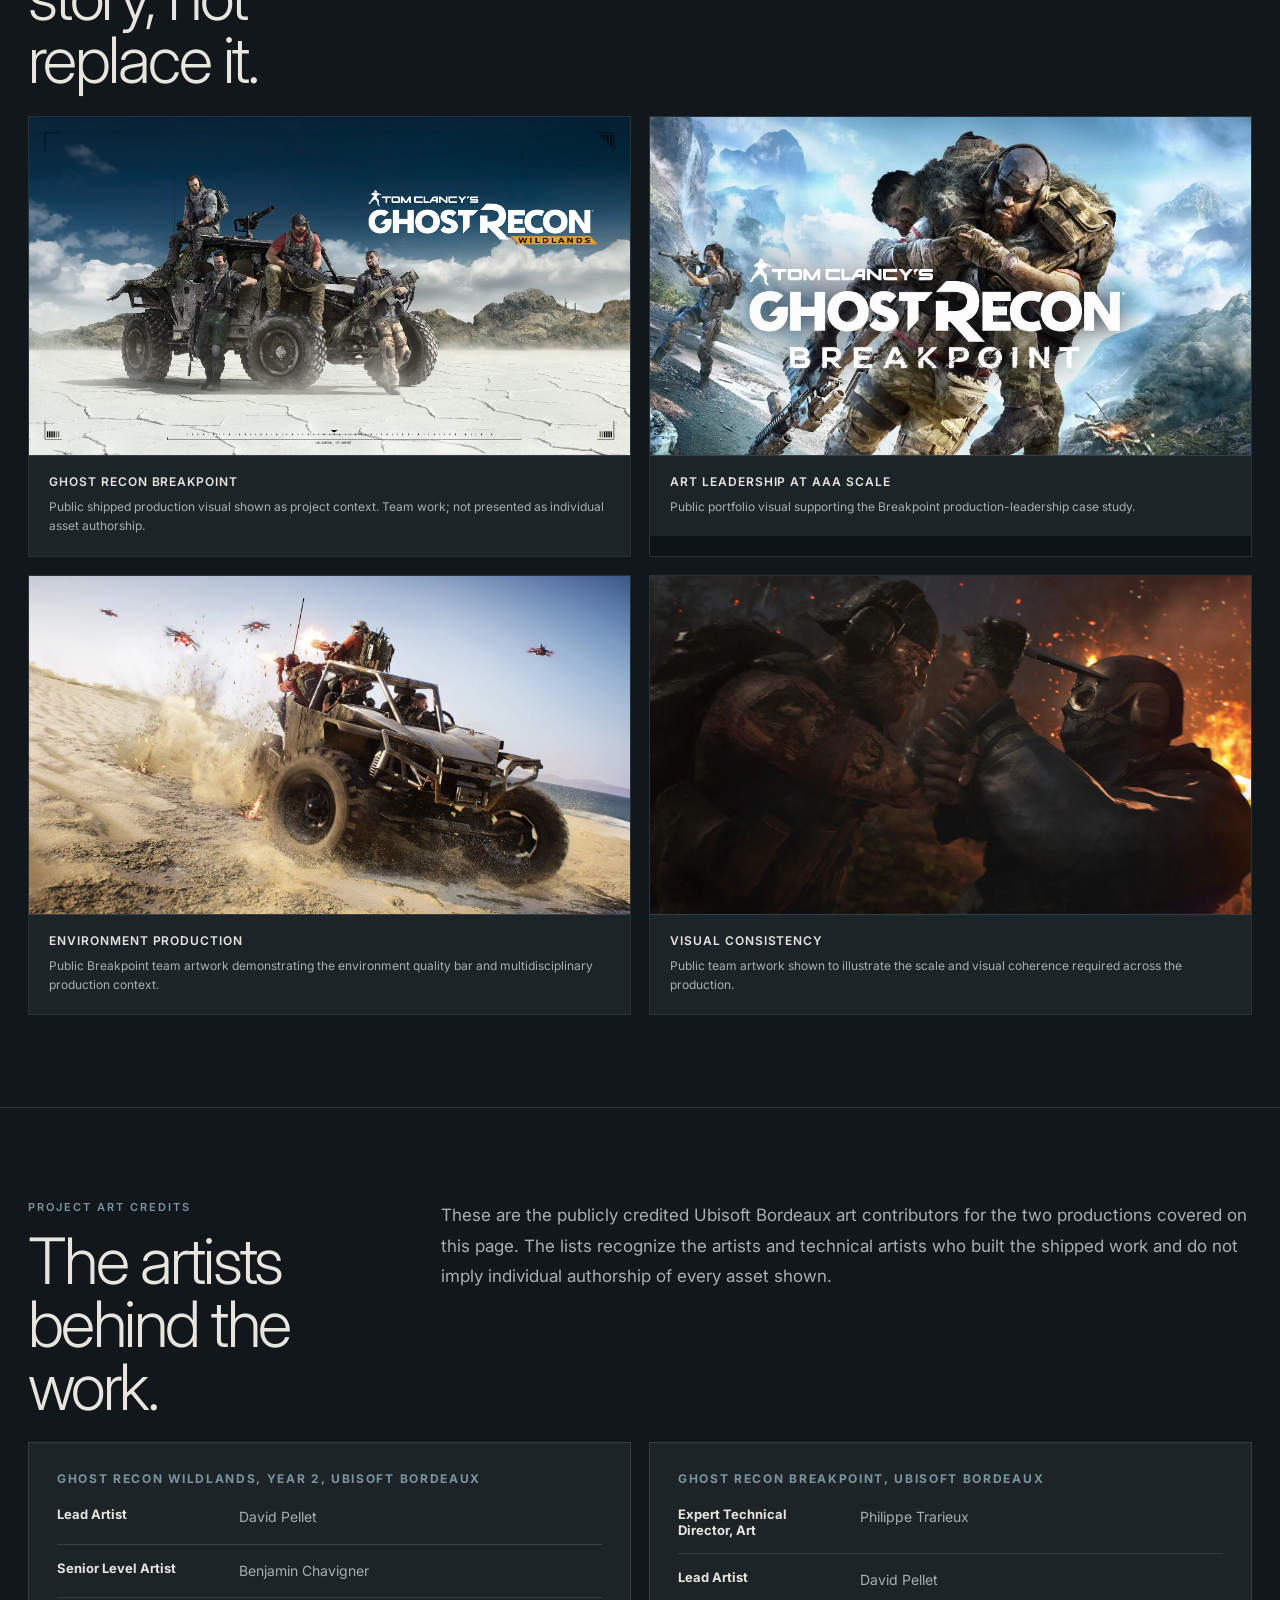
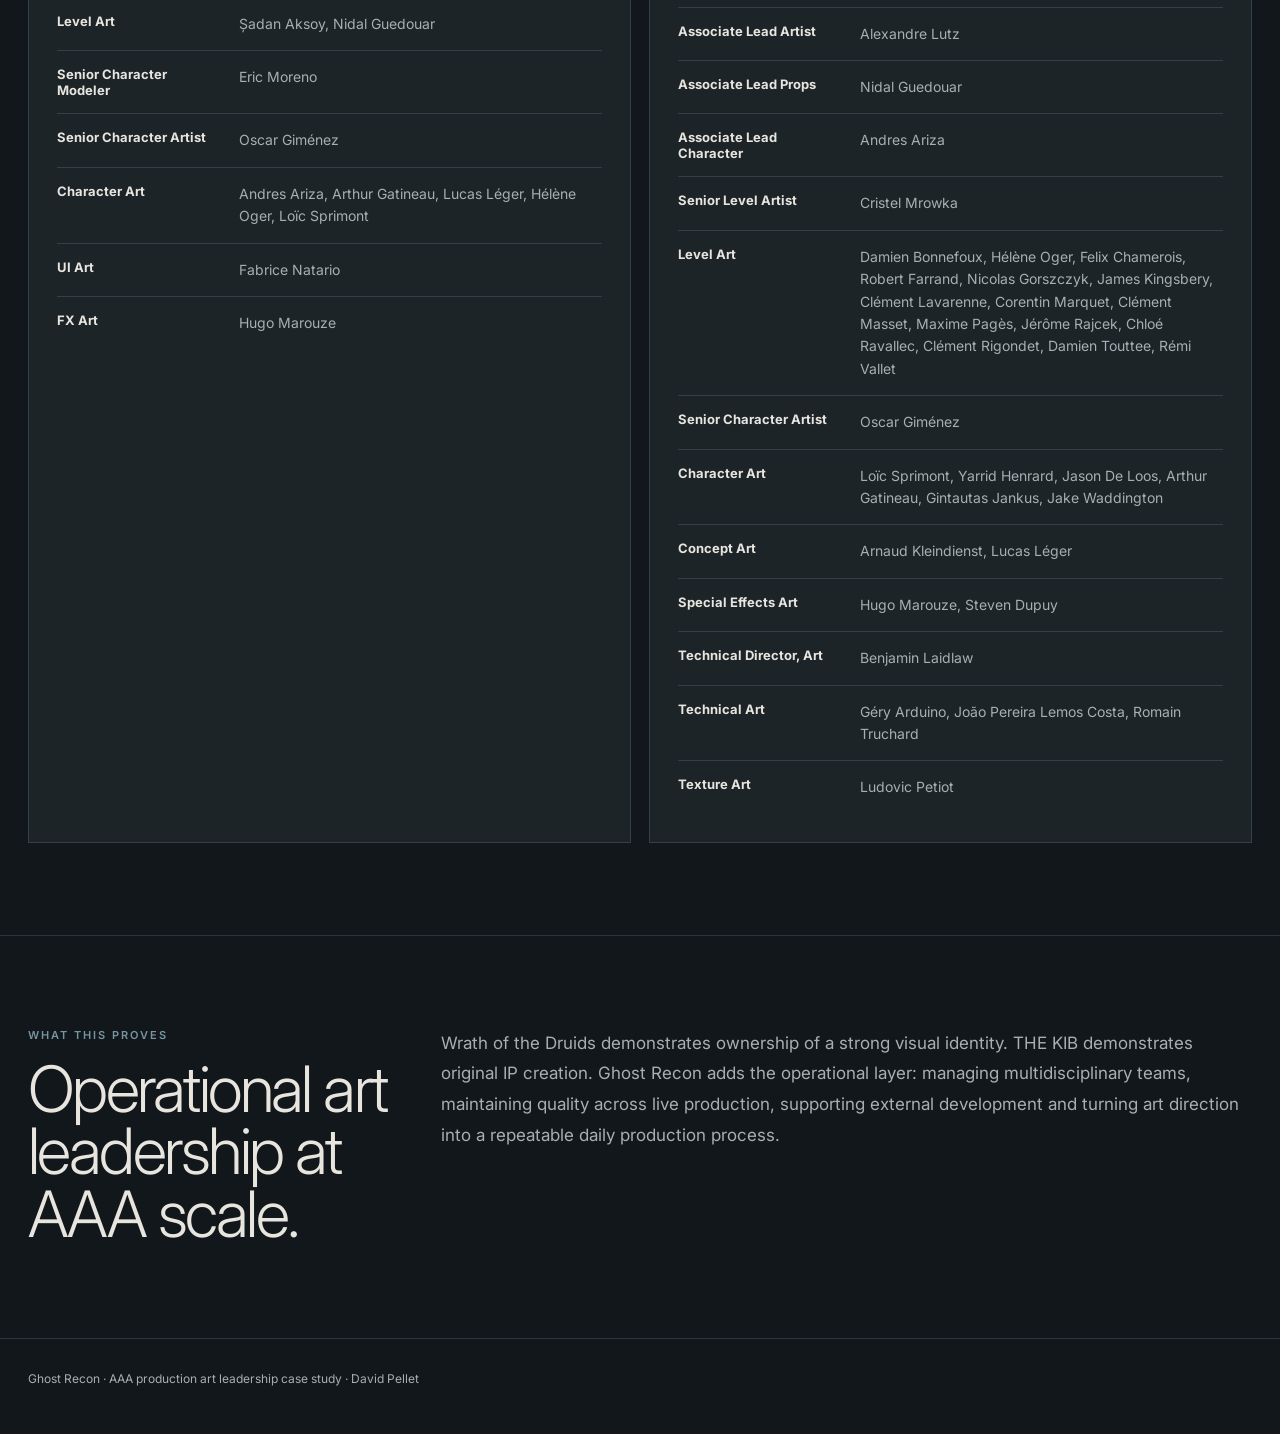
<file: ghost-recon.html>
<!doctype html>
<html lang="en"><head><meta charset="utf-8"><meta name="viewport" content="width=device-width,initial-scale=1"><title>Ghost Recon, Art Leadership | David Pellet</title>
<link rel="preconnect" href="https://fonts.googleapis.com">
<link rel="preconnect" href="https://fonts.gstatic.com" crossorigin>
<link href="https://fonts.googleapis.com/css2?family=Inter:wght@300;400;500;600&display=swap" rel="stylesheet">
<style>
:root{--bg:#11171a;--surface:#1d2428;--text:#e8e5df;--muted:#a7afb2;--line:rgba(120,148,161,.25);--accent:#7894a1;--gold:#7894a1;--max:1420px}*{box-sizing:border-box}html{background:var(--bg);scroll-behavior:smooth}body{margin:0;background:var(--bg);color:var(--text);font-family:Inter,Arial,Helvetica,sans-serif}a{color:inherit;text-decoration:none}.shell{width:min(calc(100% - 48px),var(--max));margin:auto}.top{position:sticky;top:0;z-index:20;background:rgba(17,23,26,.92);backdrop-filter:blur(12px);border-bottom:1px solid var(--line)}.nav{min-height:72px;display:flex;align-items:center;justify-content:space-between;gap:24px}.btn{padding:12px 16px;border:1px solid var(--line);border-radius:999px;font-size:12px;font-weight:600;text-transform:uppercase;letter-spacing:.08em}.brand{font-size:12px;color:var(--muted);letter-spacing:.08em;text-transform:uppercase}.hero{padding:72px 0 54px}.eyebrow{color:var(--accent);font-size:11px;font-weight:600;text-transform:uppercase;letter-spacing:.18em;margin:0 0 16px}h1,h2{font-family:Inter,Arial,Helvetica,sans-serif;font-weight:300;letter-spacing:-.04em}h1{font-size:clamp(64px,8.8vw,132px);line-height:.84;margin:0;max-width:1120px}h2{font-size:clamp(44px,5vw,76px);line-height:.98;margin:0}.lead{max-width:960px;color:#c5cbcd;font-size:20px;line-height:1.75;margin:28px 0 0}.meta{display:grid;grid-template-columns:repeat(5,1fr);border-top:1px solid var(--line);border-left:1px solid var(--line);margin-top:42px}.meta>div{padding:24px;border-right:1px solid var(--line);border-bottom:1px solid var(--line);min-height:145px}.meta span{display:block;color:var(--accent);font-size:10px;font-weight:600;text-transform:uppercase;letter-spacing:.14em}.meta strong{display:block;margin-top:16px;font-size:16px;line-height:1.45}.section{padding:118px 0;border-top:1px solid var(--line)}.section-grid{display:grid;grid-template-columns:.62fr 1.38fr;gap:58px}.copy p,.copy li{color:var(--muted);font-size:17px;line-height:1.8}.timeline,.team-grid,.visuals{display:grid;grid-template-columns:1fr 1fr;gap:18px;margin-top:30px}.case,.team-block{padding:28px;border:1px solid var(--line);background:var(--surface)}.case .year{color:var(--gold);font-size:11px;font-weight:600;letter-spacing:.14em;text-transform:uppercase}.case h3{font-family:Inter,Arial,Helvetica,sans-serif;font-size:38px;font-weight:300;margin:16px 0 10px}.case .role{color:var(--accent);font-size:12px;font-weight:600;text-transform:uppercase;letter-spacing:.1em}.case p,.case li{color:var(--muted);font-size:15px;line-height:1.75}.team-block h3{margin:0 0 20px;color:var(--accent);font-size:12px;text-transform:uppercase;letter-spacing:.14em}.role-row{display:grid;grid-template-columns:160px 1fr;gap:22px;padding:15px 0;border-top:1px solid var(--line)}.role-row:first-of-type{border-top:0;padding-top:0}.role-row b{font-size:13px}.role-row span{color:var(--muted);font-size:14px;line-height:1.6}.pipeline{display:grid;grid-template-columns:repeat(5,1fr);gap:14px;margin-top:30px}.step{padding:22px;border:1px solid var(--line)}.step b{display:block;color:var(--accent);font-size:10px;text-transform:uppercase;letter-spacing:.13em}.step span{display:block;margin-top:14px;color:var(--muted);font-size:14px;line-height:1.6}.media{border:1px solid var(--line);background:#0d1316}.media img{display:block;width:100%;height:auto;object-fit:contain}.media figcaption{width:100%;padding:18px 20px;border-top:1px solid var(--line);background:var(--surface)}.media strong{display:block;font-size:12px;text-transform:uppercase;letter-spacing:.08em}.media span{display:block;margin-top:7px;color:var(--muted);font-size:12px;line-height:1.6}.callout{margin-top:28px;padding:24px;border-left:2px solid var(--accent);background:rgba(120,148,161,.08);color:#d4d9da;font-size:16px;line-height:1.75}footer{padding:44px 0 70px;border-top:1px solid var(--line);color:var(--muted);font-size:12px}@media(max-width:1000px){.meta,.timeline,.team-grid,.pipeline,.visuals,.section-grid{grid-template-columns:1fr}.meta{border-left:0}.meta>div{border-left:1px solid var(--line)}}@media(max-width:650px){.shell{width:min(calc(100% - 28px),var(--max))}.brand{display:none}.role-row{grid-template-columns:1fr;gap:8px}.section{padding:84px 0}}
</style>
<!-- SPACING_PASS_V1 -->
<style>
.hero{padding:50px 0 38px!important}
.meta{margin-top:30px!important}
.section{padding:92px 0!important}
.section-grid{gap:46px!important}
.timeline,.team-grid,.visuals,.pipeline{margin-top:24px!important}
.callout{margin-top:22px!important}
footer{padding:32px 0 48px!important}
@media(max-width:650px){.section{padding:68px 0!important}}
</style>
<link rel="stylesheet" href="./assets/portfolio-system.css">
</head><body class="case-study ghost">
<header class="top"><div class="shell nav"><a class="btn" href="index.html">Back to portfolio</a><span class="brand">David Pellet · Creative Art Director</span><a class="btn" href="mailto:davidpellet@gmail.com">Contact</a></div></header>
<main>
<section class="hero"><div class="shell"><p class="eyebrow">Case study · AAA Production Art Leadership</p><h1>Tom Clancy’s<br>Ghost Recon</h1><p class="lead">Art leadership across Ghost Recon Wildlands Year 2 and Ghost Recon Breakpoint: multidisciplinary team direction, visual consistency, live-production follow-up, cross-studio coordination and the evolution of an established AAA visual language.</p><div class="meta"><div><span>Studio</span><strong>Ubisoft Bordeaux</strong></div><div><span>Wildlands Year 2</span><strong>Lead Artist · Art Direction Support</strong></div><div><span>Breakpoint</span><strong>Associate Art Director · Lead Artist</strong></div><div><span>Team scale</span><strong>Approx. 5 artists on Wildlands · up to 20–35 artists / technical artists on Breakpoint</strong></div><div><span>Core proof</span><strong>AAA production leadership across multiple disciplines and timelines</strong></div></div></div></section>
<section class="section"><div class="shell section-grid"><div><p class="eyebrow">The role</p><h2>Keep a large production visually coherent while it keeps moving.</h2></div><div class="copy"><p>Ghost Recon represents a different leadership challenge from Wrath of the Druids. The task was not to invent a completely new territorial identity, but to work inside an established franchise and production pipeline while maintaining quality across live content, new episodes, character work, environments, technical constraints and external dependencies.</p><p>My responsibility combined art-direction follow-up with day-to-day team leadership: organizing work, prioritizing, reviewing assets, giving actionable visual feedback, coordinating disciplines, supporting external production and keeping the result aligned with the visual target of the lead project.</p></div></div></section>
<section class="section"><div class="shell"><div class="section-grid"><div><p class="eyebrow">Two productions</p><h2>From a compact support team to a major multidisciplinary group.</h2></div><div class="copy"><p>The two Ghost Recon productions show the progression of the role and the increase in management scope.</p></div></div><div class="timeline"><article class="case"><span class="year">Ghost Recon Wildlands · Year 2</span><h3>Live-content art follow-up</h3><div class="role">Lead Artist · Art Direction Support</div><p>Working from Ubisoft Bordeaux in support of the lead production, I managed a small multidisciplinary art team and ensured that locally produced content remained aligned with the main game.</p><ul><li>Approx. five-person art team.</li><li>3D character, 3D environment and UI/UX coverage.</li><li>Art-direction follow-up against lead-studio targets.</li><li>Asset review, task prioritization and delivery follow-through.</li><li>Coordination across disciplines and production timelines.</li></ul></article><article class="case"><span class="year">Ghost Recon Breakpoint · Year 1</span><h3>Scaling the leadership scope</h3><div class="role">Associate Art Director · Lead Artist</div><p>On Breakpoint, the scope expanded substantially. I coordinated a larger multidisciplinary art group, supported the evolution of the main-game art direction and helped define visual identities for Year 1 Episodes 1 and 2.</p><ul><li>Approx. 20–35 artists and technical artists depending on production phase.</li><li>Concept, environment, characters, props, textures, VFX and technical art coordination.</li><li>Asset quality control and visual consistency across multiple content streams.</li><li>Main-character outfit and accessory customization oversight.</li><li>External-development integration and cross-studio collaboration.</li></ul></article></div></div></section>
<section class="section"><div class="shell section-grid"><div><p class="eyebrow">Leadership system</p><h2>Art direction translated into everyday production decisions.</h2></div><div class="copy"><p>The work required a constant bridge between visual ambition and production reality. A successful review needed to tell the artist what mattered, what could remain, what had to change and how much effort the change was worth in the current schedule.</p><div class="pipeline"><div class="step"><b>01 · Target</b><span>Understand the lead-studio visual target and the purpose of the content.</span></div><div class="step"><b>02 · Plan</b><span>Break work into clear ownership, priorities and achievable tasks.</span></div><div class="step"><b>03 · Review</b><span>Give visual feedback in context rather than reviewing assets in isolation.</span></div><div class="step"><b>04 · Align</b><span>Resolve dependencies between disciplines, production and external teams.</span></div><div class="step"><b>05 · Deliver</b><span>Protect quality while ensuring the work can actually ship.</span></div></div></div></div></section>
<section class="section"><div class="shell"><div class="section-grid"><div><p class="eyebrow">Multidisciplinary scope</p><h2>Leading across disciplines, not only inside one craft.</h2></div><div class="copy"><p>The team structure required decisions to stay connected across disciplines. Character changes affected materials and customization. Environment priorities affected props and technical constraints. VFX and lighting affected readability. Outsourced content needed to arrive inside the same quality bar.</p></div></div><div class="team-grid"><div class="team-block"><h3>Art disciplines</h3><div class="role-row"><b>Concept Art</b><span>Visual development, ideation and production support.</span></div><div class="role-row"><b>Environment Art</b><span>Locations, world assets, props and environmental consistency.</span></div><div class="role-row"><b>Character Art</b><span>Character assets, outfits, accessories and customization support.</span></div><div class="role-row"><b>Textures / Materials</b><span>Surface quality and consistency across asset families.</span></div><div class="role-row"><b>VFX</b><span>Gameplay and environmental effects aligned with readability and tone.</span></div><div class="role-row"><b>Technical Art</b><span>Implementation constraints, integration and production feasibility.</span></div></div><div class="team-block"><h3>Management responsibilities</h3><div class="role-row"><b>Planning</b><span>Task prioritization, delegation and production follow-up.</span></div><div class="role-row"><b>Feedback</b><span>Daily reviews, visual corrections and quality control.</span></div><div class="role-row"><b>People</b><span>Regular one-to-ones, performance follow-up and support to artists and leads.</span></div><div class="role-row"><b>Cross-studio</b><span>Alignment with lead teams and external development partners.</span></div><div class="role-row"><b>Outsource</b><span>Integration and review of externally produced content.</span></div><div class="role-row"><b>Delivery</b><span>Balancing visual ambition, schedule, dependencies and ship quality.</span></div></div></div></div></section>
<section class="section"><div class="shell section-grid"><div><p class="eyebrow">Franchise & external IP</p><h2>Protect the game while introducing new content.</h2></div><div class="copy"><p>Breakpoint Year 1 also required art-direction work around new episodic identities and content developed with external IP stakeholders. This included coordination around licensed content such as Terminator, where the challenge was to make a recognizable external universe function inside Ghost Recon rather than visually detach from the rest of the game.</p><div class="callout">The value of this experience is not one specific asset. It is the ability to manage visual continuity across a franchise, multiple teams, live content, external partners and changing production priorities.</div></div></div></section>
<section class="section"><div class="shell"><div class="section-grid"><div><p class="eyebrow">Public shipped work</p><h2>Public images support the leadership story, not replace it.</h2></div><div class="copy"><p>The public visuals below provide production context for Breakpoint. They are team-produced work shown as evidence of the project and quality bar, not as claims of individual asset authorship.</p></div></div><div class="visuals"><figure class="media"><img src="./assets/web/ghost-recon/petur-arnorsson-thevideogamegallery-27263-3840x2160.webp" alt="Ghost Recon Breakpoint public production visual" loading="lazy" decoding="async"><figcaption><strong>Ghost Recon Breakpoint</strong><span>Public shipped production visual shown as project context. Team work; not presented as individual asset authorship.</span></figcaption></figure><figure class="media"><img src="./assets/web/ghost-recon/david-pellet-davelhan-breakpoint-x.webp" alt="Ghost Recon Breakpoint public portfolio visual" loading="lazy" decoding="async"><figcaption><strong>Art leadership at AAA scale</strong><span>Public portfolio visual supporting the Breakpoint production-leadership case study.</span></figcaption></figure><figure class="media"><img src="./assets/web/ghost-recon/yves-barthez-yves-barthez-grb-01.webp" alt="Ghost Recon Breakpoint environment production visual" loading="lazy" decoding="async"><figcaption><strong>Environment production</strong><span>Public Breakpoint team artwork demonstrating the environment quality bar and multidisciplinary production context.</span></figcaption></figure><figure class="media"><img src="./assets/web/ghost-recon/yves-barthez-yves-barthez-grb-09.webp" alt="Ghost Recon Breakpoint environment production visual" loading="lazy" decoding="async"><figcaption><strong>Visual consistency</strong><span>Public team artwork shown to illustrate the scale and visual coherence required across the production.</span></figcaption></figure></div></div></section>
<section class="section"><div class="shell"><div class="section-grid"><div><p class="eyebrow">Project art credits</p><h2>The artists behind the work.</h2></div><div class="copy"><p>These are the publicly credited Ubisoft Bordeaux art contributors for the two productions covered on this page. The lists recognize the artists and technical artists who built the shipped work and do not imply individual authorship of every asset shown.</p></div></div><div class="team-grid"><div class="team-block"><h3>Ghost Recon Wildlands, Year 2, Ubisoft Bordeaux</h3><div class="role-row"><b>Lead Artist</b><span>David Pellet</span></div><div class="role-row"><b>Senior Level Artist</b><span>Benjamin Chavigner</span></div><div class="role-row"><b>Level Art</b><span>Șadan Aksoy, Nidal Guedouar</span></div><div class="role-row"><b>Senior Character Modeler</b><span>Eric Moreno</span></div><div class="role-row"><b>Senior Character Artist</b><span>Oscar Giménez</span></div><div class="role-row"><b>Character Art</b><span>Andres Ariza, Arthur Gatineau, Lucas Léger, Hélène Oger, Loïc Sprimont</span></div><div class="role-row"><b>UI Art</b><span>Fabrice Natario</span></div><div class="role-row"><b>FX Art</b><span>Hugo Marouze</span></div></div><div class="team-block"><h3>Ghost Recon Breakpoint, Ubisoft Bordeaux</h3><div class="role-row"><b>Expert Technical Director, Art</b><span>Philippe Trarieux</span></div><div class="role-row"><b>Lead Artist</b><span>David Pellet</span></div><div class="role-row"><b>Associate Lead Artist</b><span>Alexandre Lutz</span></div><div class="role-row"><b>Associate Lead Props</b><span>Nidal Guedouar</span></div><div class="role-row"><b>Associate Lead Character</b><span>Andres Ariza</span></div><div class="role-row"><b>Senior Level Artist</b><span>Cristel Mrowka</span></div><div class="role-row"><b>Level Art</b><span>Damien Bonnefoux, Hélène Oger, Felix Chamerois, Robert Farrand, Nicolas Gorszczyk, James Kingsbery, Clément Lavarenne, Corentin Marquet, Clément Masset, Maxime Pagès, Jérôme Rajcek, Chloé Ravallec, Clément Rigondet, Damien Touttee, Rémi Vallet</span></div><div class="role-row"><b>Senior Character Artist</b><span>Oscar Giménez</span></div><div class="role-row"><b>Character Art</b><span>Loïc Sprimont, Yarrid Henrard, Jason De Loos, Arthur Gatineau, Gintautas Jankus, Jake Waddington</span></div><div class="role-row"><b>Concept Art</b><span>Arnaud Kleindienst, Lucas Léger</span></div><div class="role-row"><b>Special Effects Art</b><span>Hugo Marouze, Steven Dupuy</span></div><div class="role-row"><b>Technical Director, Art</b><span>Benjamin Laidlaw</span></div><div class="role-row"><b>Technical Art</b><span>Géry Arduino, João Pereira Lemos Costa, Romain Truchard</span></div><div class="role-row"><b>Texture Art</b><span>Ludovic Petiot</span></div></div></div></div></section>
<section class="section"><div class="shell section-grid"><div><p class="eyebrow">What this proves</p><h2>Operational art leadership at AAA scale.</h2></div><div class="copy"><p>Wrath of the Druids demonstrates ownership of a strong visual identity. THE KIB demonstrates original IP creation. Ghost Recon adds the operational layer: managing multidisciplinary teams, maintaining quality across live production, supporting external development and turning art direction into a repeatable daily production process.</p></div></div></section>
</main><footer><div class="shell">Ghost Recon · AAA production art leadership case study · David Pellet</div></footer></body></html>
</file>
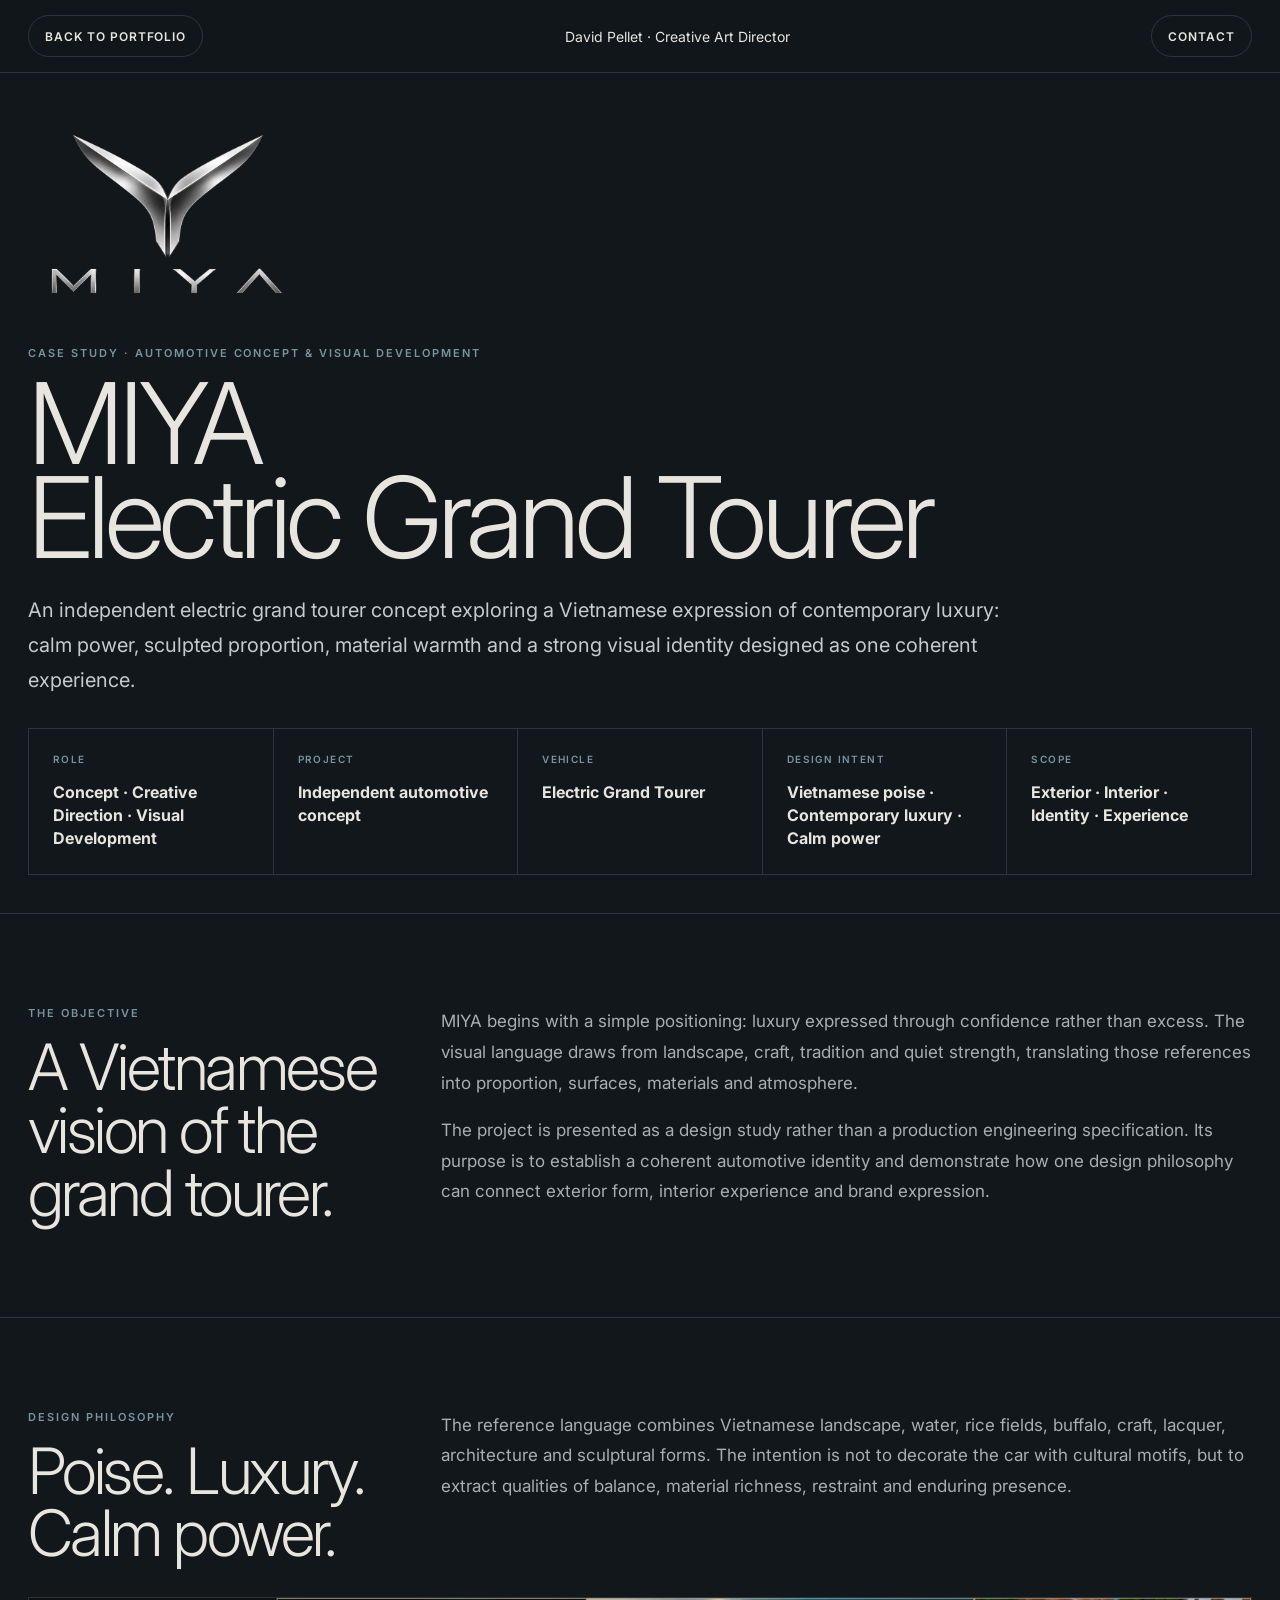
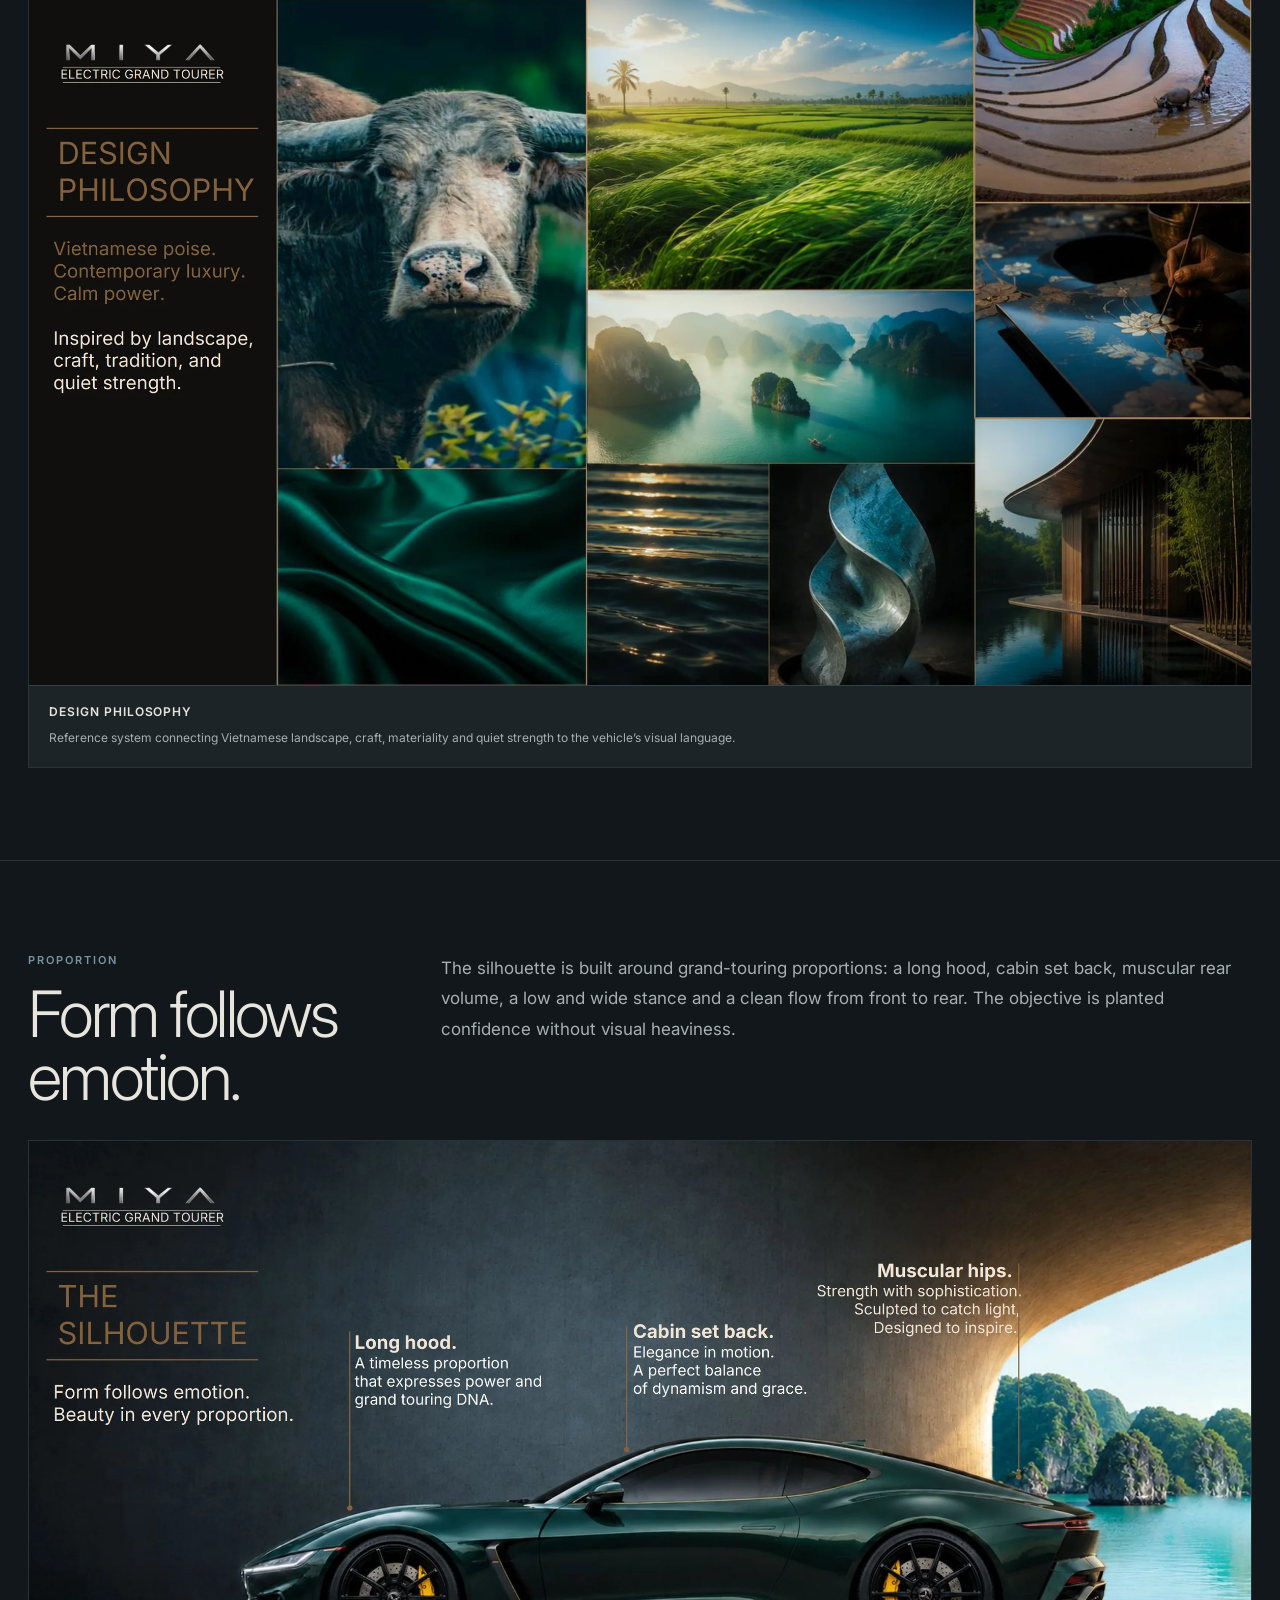
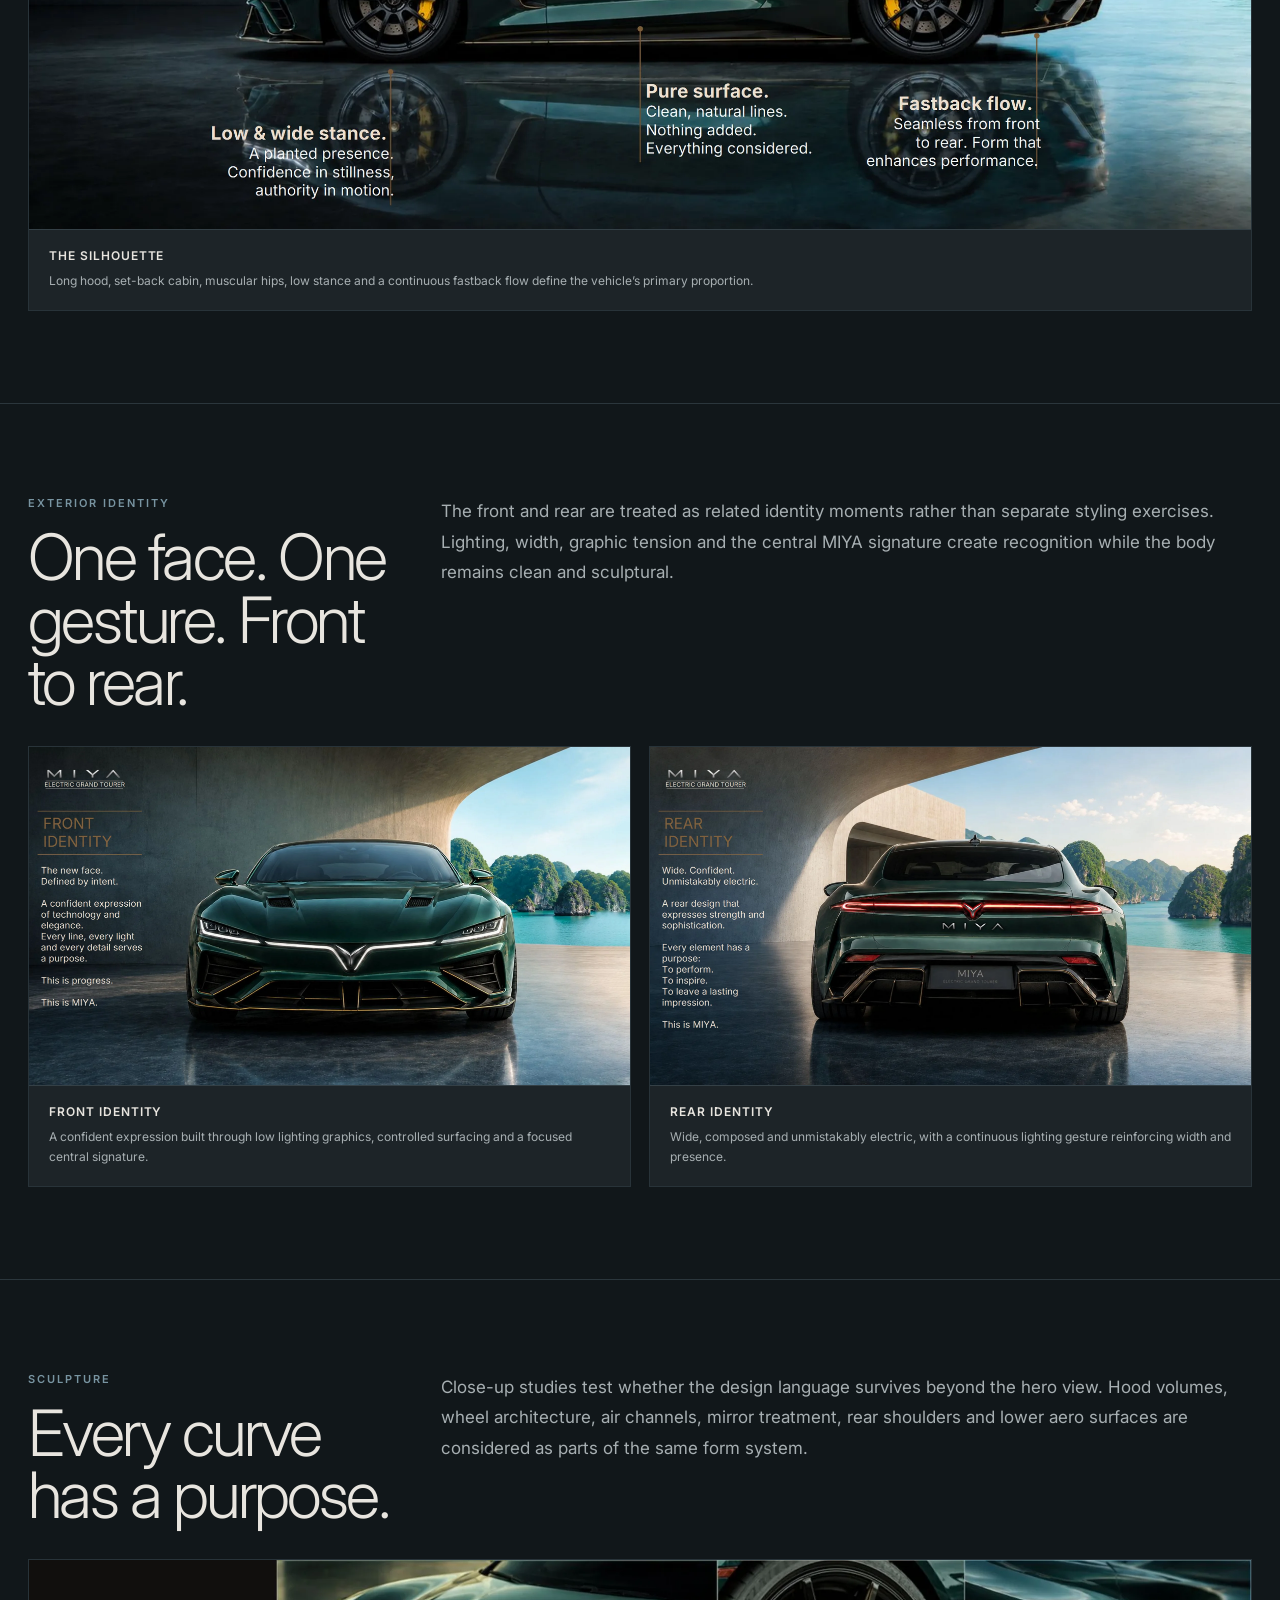
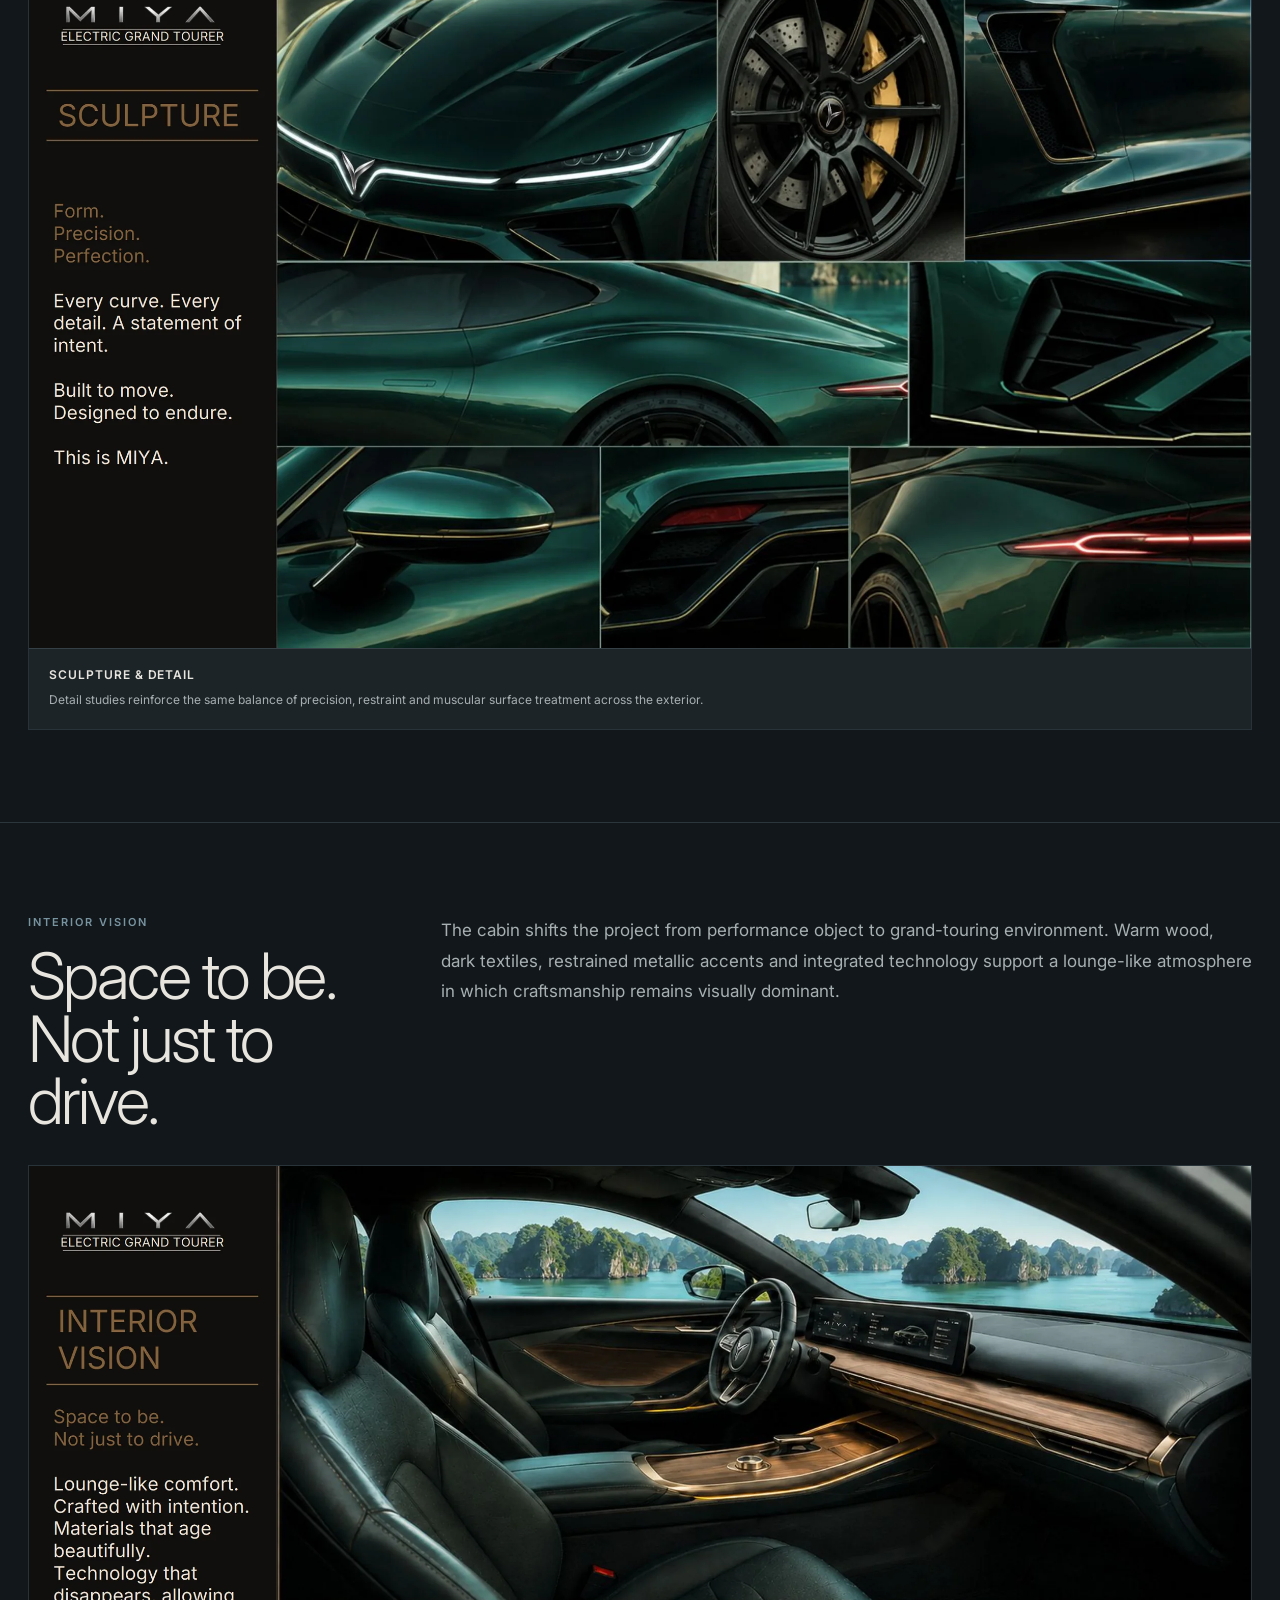
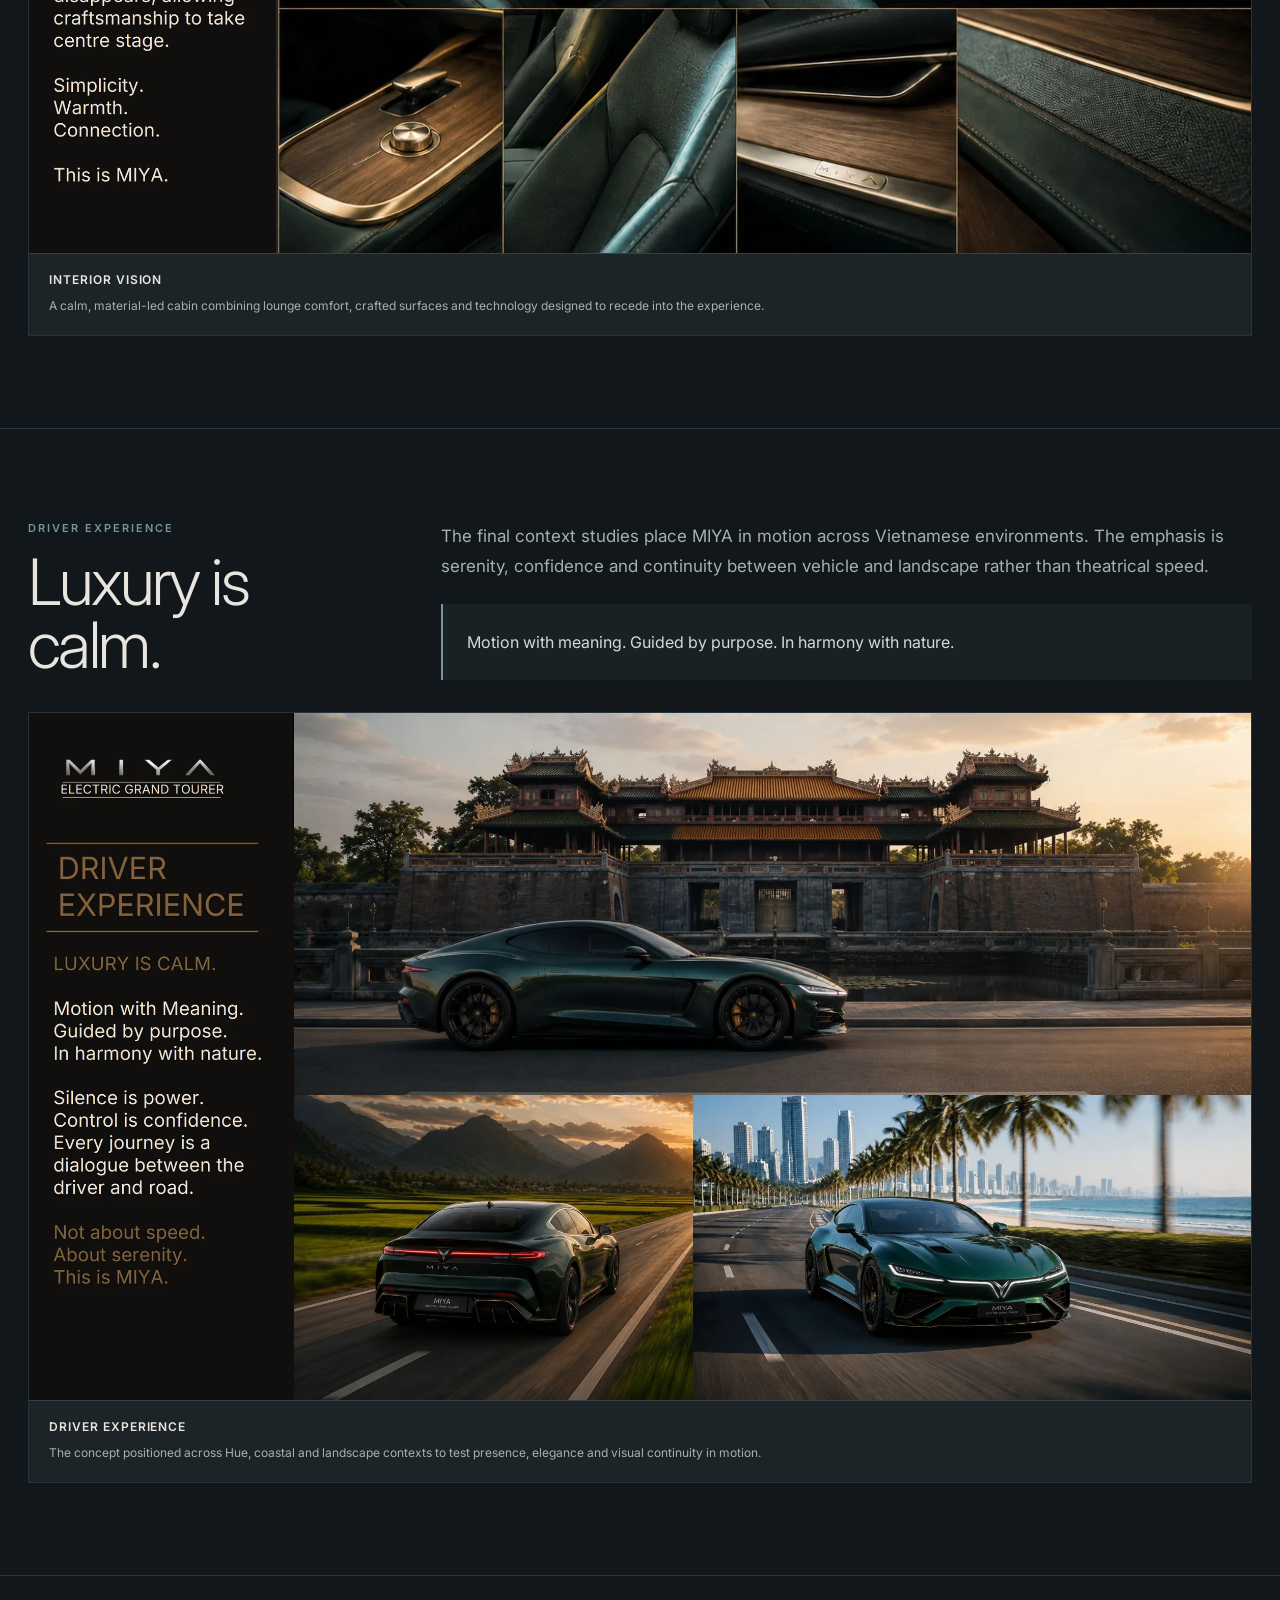
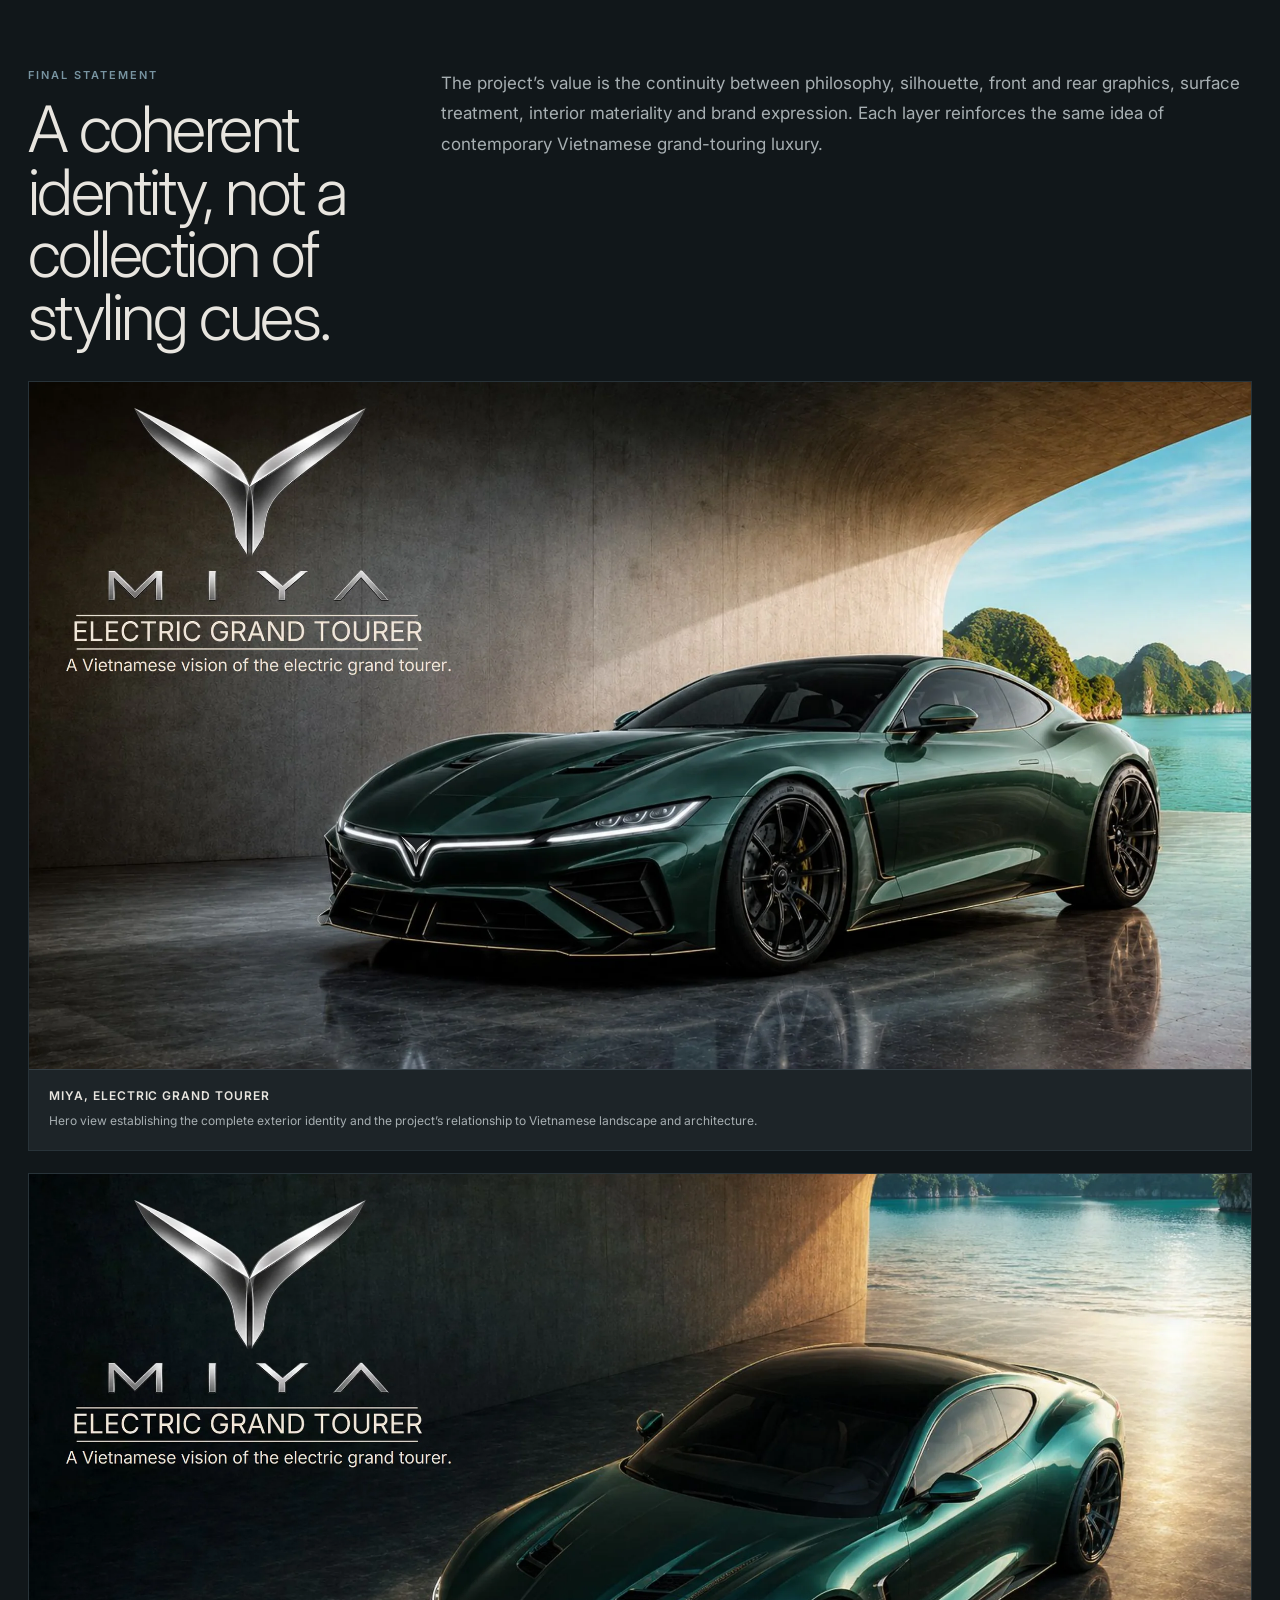
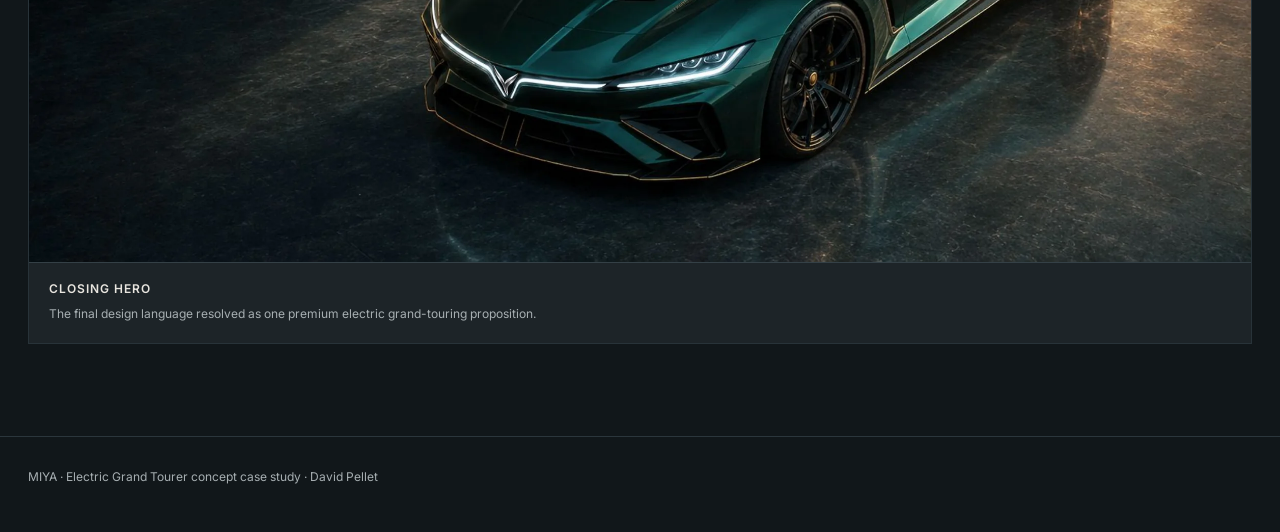
<file: miya.html>
<!doctype html>
<html lang="en">
<head>
<meta charset="utf-8">
<meta name="viewport" content="width=device-width,initial-scale=1">
<meta name="description" content="MIYA Electric Grand Tourer, independent automotive concept and visual development case study by David Pellet.">
<title>MIYA, Electric Grand Tourer | David Pellet</title>
<link rel="preconnect" href="https://fonts.googleapis.com">
<link rel="preconnect" href="https://fonts.gstatic.com" crossorigin>
<link href="https://fonts.googleapis.com/css2?family=Inter:wght@300;400;500;600&display=swap" rel="stylesheet">
<style>
:root{--bg:#11171a;--surface:#1d2428;--text:#e8e5df;--muted:#a7afb2;--line:rgba(120,148,161,.25);--accent:#7894a1;--max:1500px}
*{box-sizing:border-box}html{background:var(--bg);scroll-behavior:smooth}body{margin:0;background:var(--bg);color:var(--text);font-family:Inter,Arial,Helvetica,sans-serif;-webkit-font-smoothing:antialiased}a{color:inherit;text-decoration:none}.shell{width:min(calc(100% - 56px),var(--max));margin:auto}.top{position:sticky;top:0;z-index:30;background:rgba(17,23,26,.92);backdrop-filter:blur(12px);border-bottom:1px solid var(--line)}.nav{min-height:72px;display:flex;align-items:center;justify-content:space-between;gap:24px}.btn{padding:12px 16px;border:1px solid var(--line);border-radius:999px;font-size:12px;font-weight:600;letter-spacing:.08em;text-transform:uppercase}.brand{color:var(--text);font-size:14px}.hero{padding:50px 0 38px}.miya-mark{width:min(280px,42vw);height:auto;margin:0 0 32px;object-fit:contain}.eyebrow{margin:0 0 16px;color:var(--accent);font-size:11px;font-weight:600;letter-spacing:.18em;text-transform:uppercase}h1,h2{font-family:Inter,Arial,Helvetica,sans-serif;font-weight:300;letter-spacing:-.04em}h1{margin:0;max-width:1180px;font-size:clamp(64px,8.8vw,132px);line-height:.84}h2{margin:0;font-size:clamp(44px,5vw,76px);line-height:.98}.lead{max-width:980px;margin:28px 0 0;color:#c5cbcd;font-size:20px;line-height:1.75}.meta{display:grid;grid-template-columns:repeat(5,1fr);margin-top:30px;border-top:1px solid var(--line);border-left:1px solid var(--line)}.meta>div{min-height:140px;padding:24px;border-right:1px solid var(--line);border-bottom:1px solid var(--line)}.meta span{display:block;color:var(--accent);font-size:10px;font-weight:600;letter-spacing:.14em;text-transform:uppercase}.meta strong{display:block;margin-top:16px;font-size:16px;line-height:1.45}.section{padding:92px 0;border-top:1px solid var(--line)}.section-grid{display:grid;grid-template-columns:.62fr 1.38fr;gap:48px;align-items:start}.copy p{margin-top:0;color:var(--muted);font-size:17px;line-height:1.8}.miya-gallery{display:grid;gap:22px;margin-top:32px}.miya-duo{display:grid;grid-template-columns:1fr 1fr;gap:18px;align-items:start}.media{margin:0;border:1px solid var(--line);background:#0d1316}.media img{display:block;width:100%;height:auto;object-fit:contain}.media figcaption{padding:18px 20px 20px;border-top:1px solid var(--line);background:var(--surface)}.media strong{display:block;font-size:12px;font-weight:600;letter-spacing:.08em;text-transform:uppercase}.media span{display:block;margin-top:7px;color:var(--muted);font-size:12px;line-height:1.6}.quote{margin-top:22px;padding:24px;border-left:2px solid var(--accent);background:rgba(120,148,161,.08);color:#d4d9da;font-size:16px;line-height:1.75}.footer{padding:32px 0 48px;border-top:1px solid var(--line);color:var(--muted);font-size:12px}@media(max-width:1000px){.meta,.section-grid,.miya-duo{grid-template-columns:1fr}.meta{border-left:0}.meta>div{border-left:1px solid var(--line)}}@media(max-width:680px){.shell{width:min(calc(100% - 28px),var(--max))}.brand{display:none}.section{padding:68px 0}.hero{padding:42px 0 32px}.miya-mark{width:min(220px,58vw)}}
</style>
<link rel="stylesheet" href="./assets/portfolio-system.css">
</head>
<body class="case-study miya">
<header class="top"><div class="shell nav"><a class="btn" href="index.html">Back to portfolio</a><span class="brand">David Pellet · Creative Art Director</span><a class="btn" href="mailto:davidpellet@gmail.com">Contact</a></div></header>
<main>
<section class="hero"><div class="shell">
<img class="miya-mark" src="./assets/MIYA/MIYA-LOGO-trans.png" alt="MIYA logo" loading="eager" decoding="async">
<p class="eyebrow">Case study · Automotive Concept & Visual Development</p>
<h1>MIYA<br>Electric Grand Tourer</h1>
<p class="lead">An independent electric grand tourer concept exploring a Vietnamese expression of contemporary luxury: calm power, sculpted proportion, material warmth and a strong visual identity designed as one coherent experience.</p>
<div class="meta">
<div><span>Role</span><strong>Concept · Creative Direction · Visual Development</strong></div>
<div><span>Project</span><strong>Independent automotive concept</strong></div>
<div><span>Vehicle</span><strong>Electric Grand Tourer</strong></div>
<div><span>Design intent</span><strong>Vietnamese poise · Contemporary luxury · Calm power</strong></div>
<div><span>Scope</span><strong>Exterior · Interior · Identity · Experience</strong></div>
</div></div></section>

<section class="section"><div class="shell section-grid">
<div><p class="eyebrow">The objective</p><h2>A Vietnamese vision of the grand tourer.</h2></div>
<div class="copy"><p>MIYA begins with a simple positioning: luxury expressed through confidence rather than excess. The visual language draws from landscape, craft, tradition and quiet strength, translating those references into proportion, surfaces, materials and atmosphere.</p><p>The project is presented as a design study rather than a production engineering specification. Its purpose is to establish a coherent automotive identity and demonstrate how one design philosophy can connect exterior form, interior experience and brand expression.</p></div>
</div></section>

<section class="section"><div class="shell"><div class="section-grid">
<div><p class="eyebrow">Design philosophy</p><h2>Poise. Luxury. Calm power.</h2></div>
<div class="copy"><p>The reference language combines Vietnamese landscape, water, rice fields, buffalo, craft, lacquer, architecture and sculptural forms. The intention is not to decorate the car with cultural motifs, but to extract qualities of balance, material richness, restraint and enduring presence.</p></div>
</div><div class="miya-gallery">
<figure class="media"><img src="./assets/web/MIYA/MIYA EGT Project-2.webp" alt="MIYA design philosophy board" loading="lazy" decoding="async"><figcaption><strong>Design philosophy</strong><span>Reference system connecting Vietnamese landscape, craft, materiality and quiet strength to the vehicle’s visual language.</span></figcaption></figure>
</div></div></section>

<section class="section"><div class="shell"><div class="section-grid">
<div><p class="eyebrow">Proportion</p><h2>Form follows emotion.</h2></div>
<div class="copy"><p>The silhouette is built around grand-touring proportions: a long hood, cabin set back, muscular rear volume, a low and wide stance and a clean flow from front to rear. The objective is planted confidence without visual heaviness.</p></div>
</div><div class="miya-gallery">
<figure class="media"><img src="./assets/web/MIYA/MIYA EGT Project-3.webp" alt="MIYA silhouette design study" loading="lazy" decoding="async"><figcaption><strong>The silhouette</strong><span>Long hood, set-back cabin, muscular hips, low stance and a continuous fastback flow define the vehicle’s primary proportion.</span></figcaption></figure>
</div></div></section>

<section class="section"><div class="shell"><div class="section-grid">
<div><p class="eyebrow">Exterior identity</p><h2>One face. One gesture. Front to rear.</h2></div>
<div class="copy"><p>The front and rear are treated as related identity moments rather than separate styling exercises. Lighting, width, graphic tension and the central MIYA signature create recognition while the body remains clean and sculptural.</p></div>
</div><div class="miya-gallery"><div class="miya-duo">
<figure class="media"><img src="./assets/web/MIYA/MIYA EGT Project-4.webp" alt="MIYA front identity" loading="lazy" decoding="async"><figcaption><strong>Front identity</strong><span>A confident expression built through low lighting graphics, controlled surfacing and a focused central signature.</span></figcaption></figure>
<figure class="media"><img src="./assets/web/MIYA/MIYA EGT Project-5.webp" alt="MIYA rear identity" loading="lazy" decoding="async"><figcaption><strong>Rear identity</strong><span>Wide, composed and unmistakably electric, with a continuous lighting gesture reinforcing width and presence.</span></figcaption></figure>
</div></div></div></section>

<section class="section"><div class="shell"><div class="section-grid">
<div><p class="eyebrow">Sculpture</p><h2>Every curve has a purpose.</h2></div>
<div class="copy"><p>Close-up studies test whether the design language survives beyond the hero view. Hood volumes, wheel architecture, air channels, mirror treatment, rear shoulders and lower aero surfaces are considered as parts of the same form system.</p></div>
</div><div class="miya-gallery">
<figure class="media"><img src="./assets/web/MIYA/MIYA EGT Project-6.webp" alt="MIYA exterior sculpture detail study" loading="lazy" decoding="async"><figcaption><strong>Sculpture & detail</strong><span>Detail studies reinforce the same balance of precision, restraint and muscular surface treatment across the exterior.</span></figcaption></figure>
</div></div></section>

<section class="section"><div class="shell"><div class="section-grid">
<div><p class="eyebrow">Interior vision</p><h2>Space to be. Not just to drive.</h2></div>
<div class="copy"><p>The cabin shifts the project from performance object to grand-touring environment. Warm wood, dark textiles, restrained metallic accents and integrated technology support a lounge-like atmosphere in which craftsmanship remains visually dominant.</p></div>
</div><div class="miya-gallery">
<figure class="media"><img src="./assets/web/MIYA/MIYA EGT Project-7.webp" alt="MIYA interior vision" loading="lazy" decoding="async"><figcaption><strong>Interior vision</strong><span>A calm, material-led cabin combining lounge comfort, crafted surfaces and technology designed to recede into the experience.</span></figcaption></figure>
</div></div></section>

<section class="section"><div class="shell"><div class="section-grid">
<div><p class="eyebrow">Driver experience</p><h2>Luxury is calm.</h2></div>
<div class="copy"><p>The final context studies place MIYA in motion across Vietnamese environments. The emphasis is serenity, confidence and continuity between vehicle and landscape rather than theatrical speed.</p><div class="quote">Motion with meaning. Guided by purpose. In harmony with nature.</div></div>
</div><div class="miya-gallery">
<figure class="media"><img src="./assets/web/MIYA/MIYA EGT Project-8.webp" alt="MIYA driver experience across Vietnamese landscapes" loading="lazy" decoding="async"><figcaption><strong>Driver experience</strong><span>The concept positioned across Hue, coastal and landscape contexts to test presence, elegance and visual continuity in motion.</span></figcaption></figure>
</div></div></section>

<section class="section"><div class="shell"><div class="section-grid">
<div><p class="eyebrow">Final statement</p><h2>A coherent identity, not a collection of styling cues.</h2></div>
<div class="copy"><p>The project’s value is the continuity between philosophy, silhouette, front and rear graphics, surface treatment, interior materiality and brand expression. Each layer reinforces the same idea of contemporary Vietnamese grand-touring luxury.</p></div>
</div><div class="miya-gallery">
<figure class="media"><img src="./assets/web/MIYA/MIYA-EGT-Project-1.webp" alt="MIYA Electric Grand Tourer hero view" loading="lazy" decoding="async"><figcaption><strong>MIYA, Electric Grand Tourer</strong><span>Hero view establishing the complete exterior identity and the project’s relationship to Vietnamese landscape and architecture.</span></figcaption></figure>
<figure class="media"><img src="./assets/web/MIYA/MIYA EGT Project-9.webp" alt="MIYA Electric Grand Tourer closing hero view" loading="lazy" decoding="async"><figcaption><strong>Closing hero</strong><span>The final design language resolved as one premium electric grand-touring proposition.</span></figcaption></figure>
</div></div></section>
</main>
<footer class="footer"><div class="shell">MIYA · Electric Grand Tourer concept case study · David Pellet</div></footer>
</body>
</html>
</file>
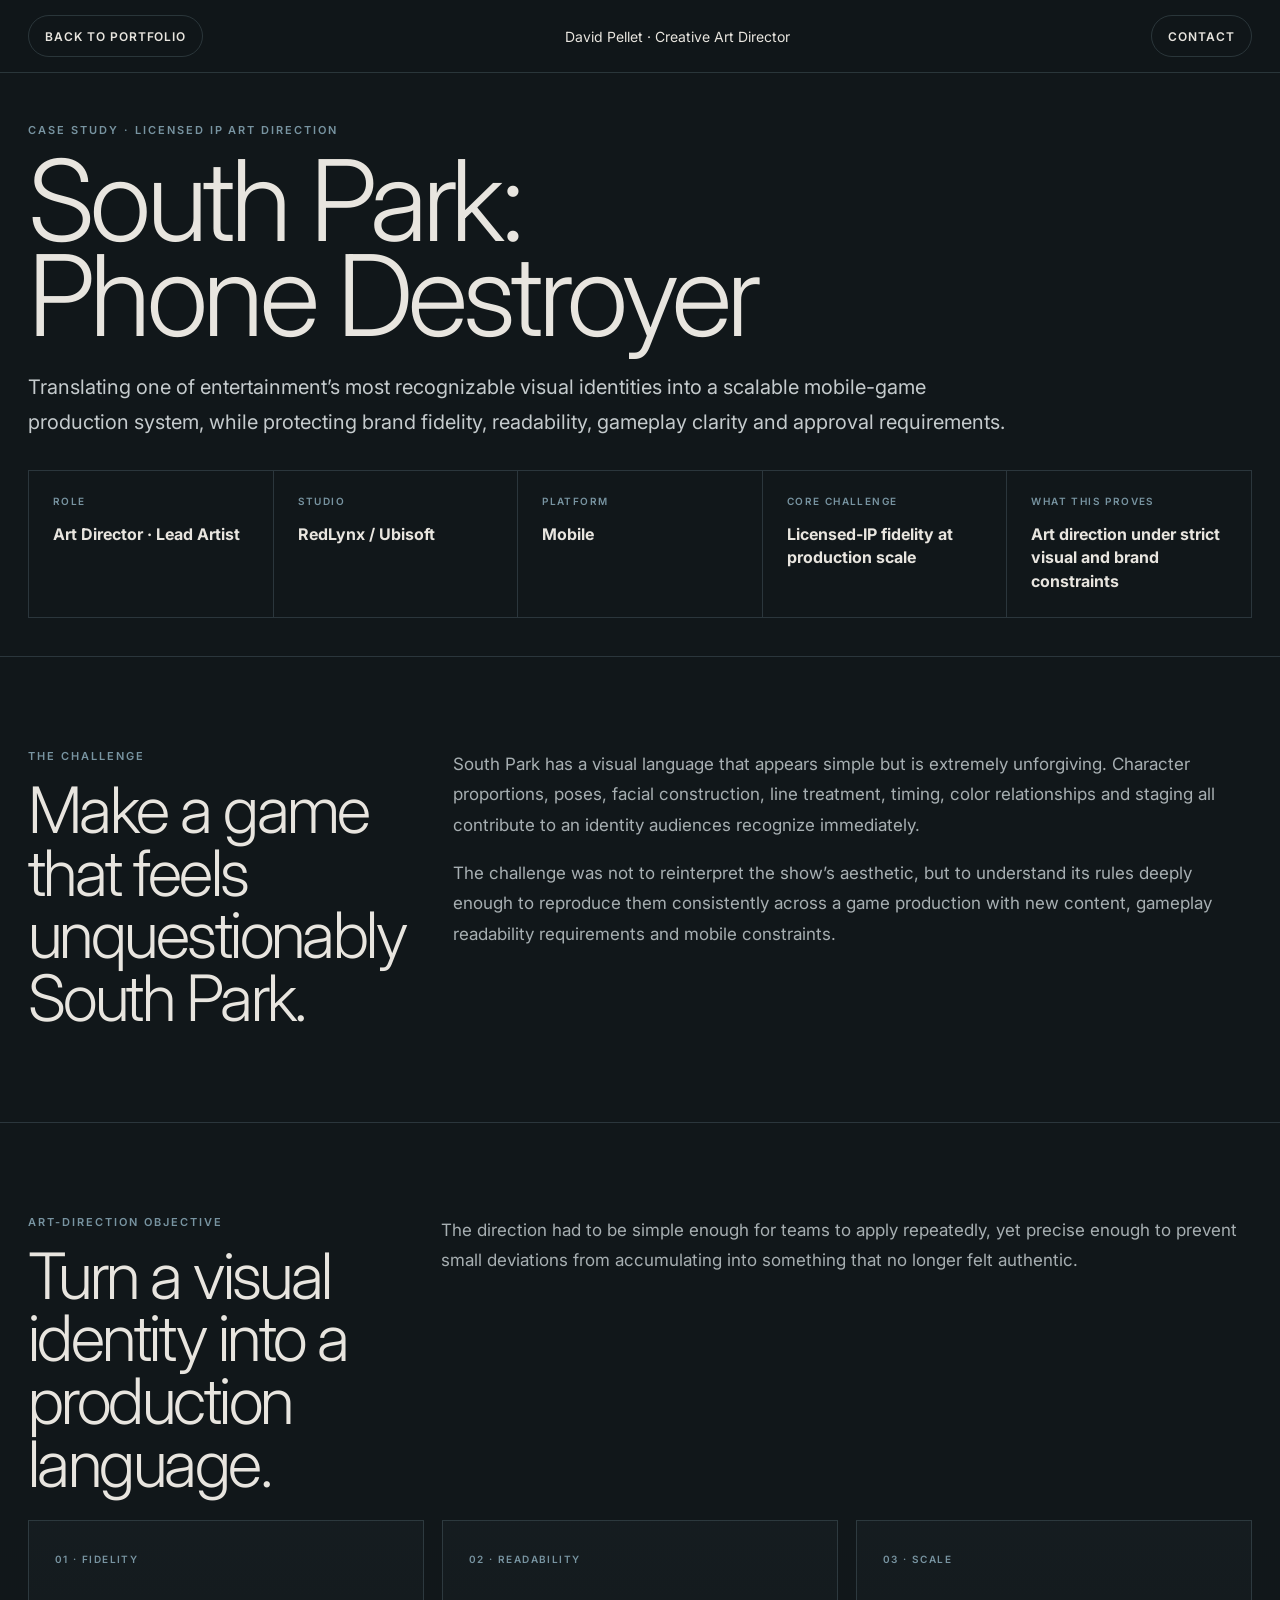
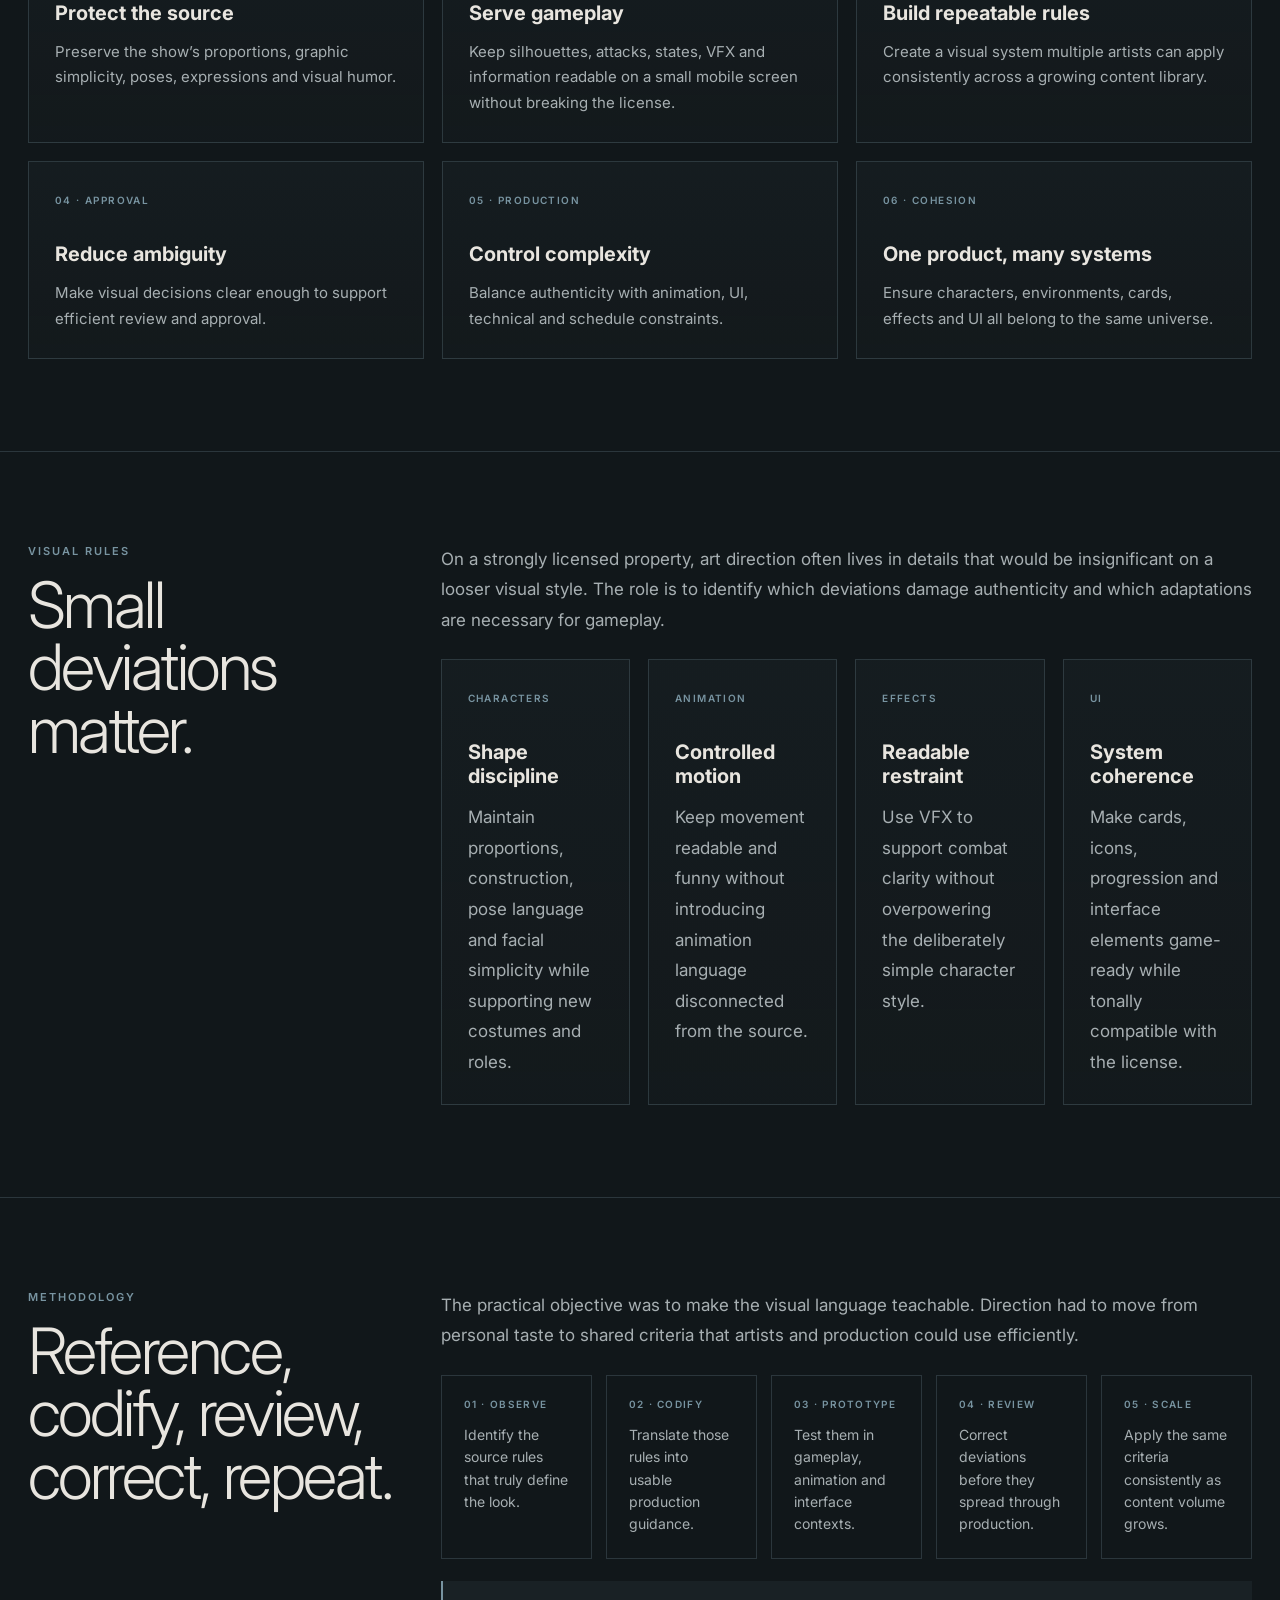
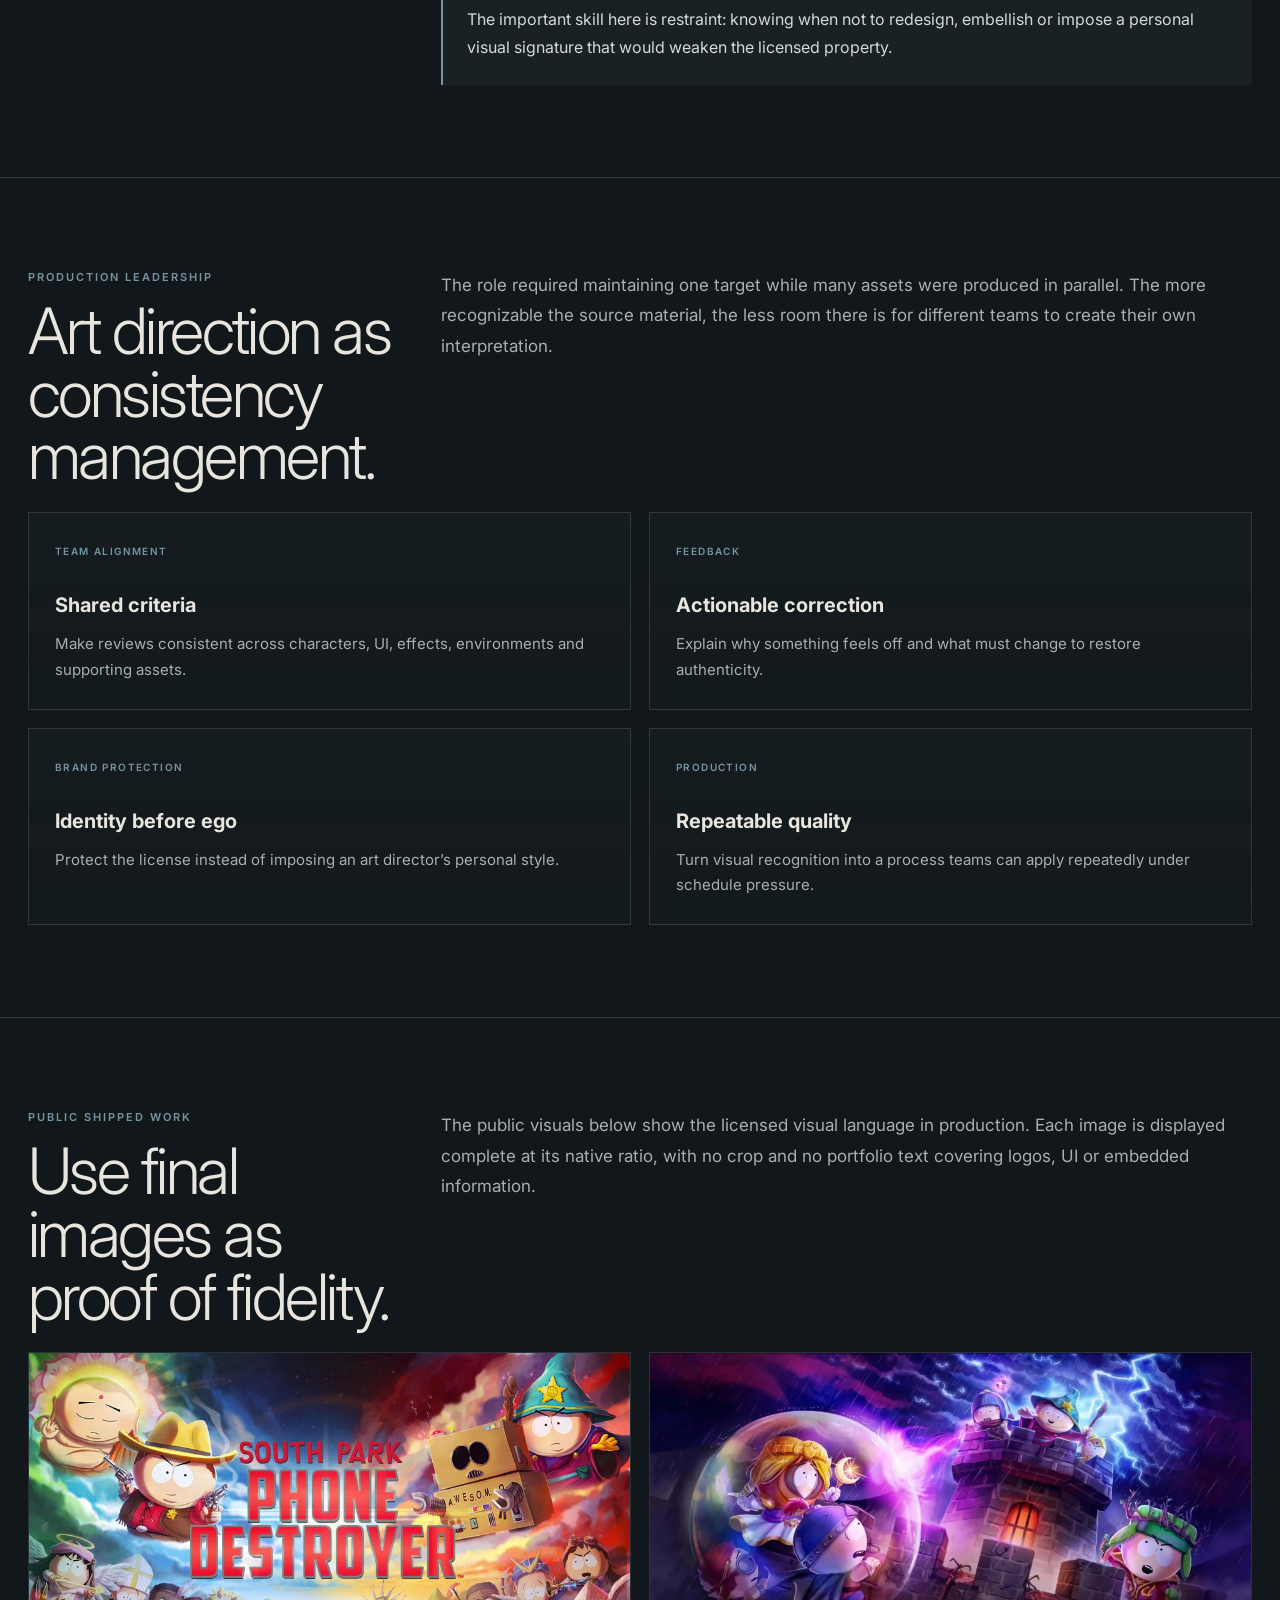
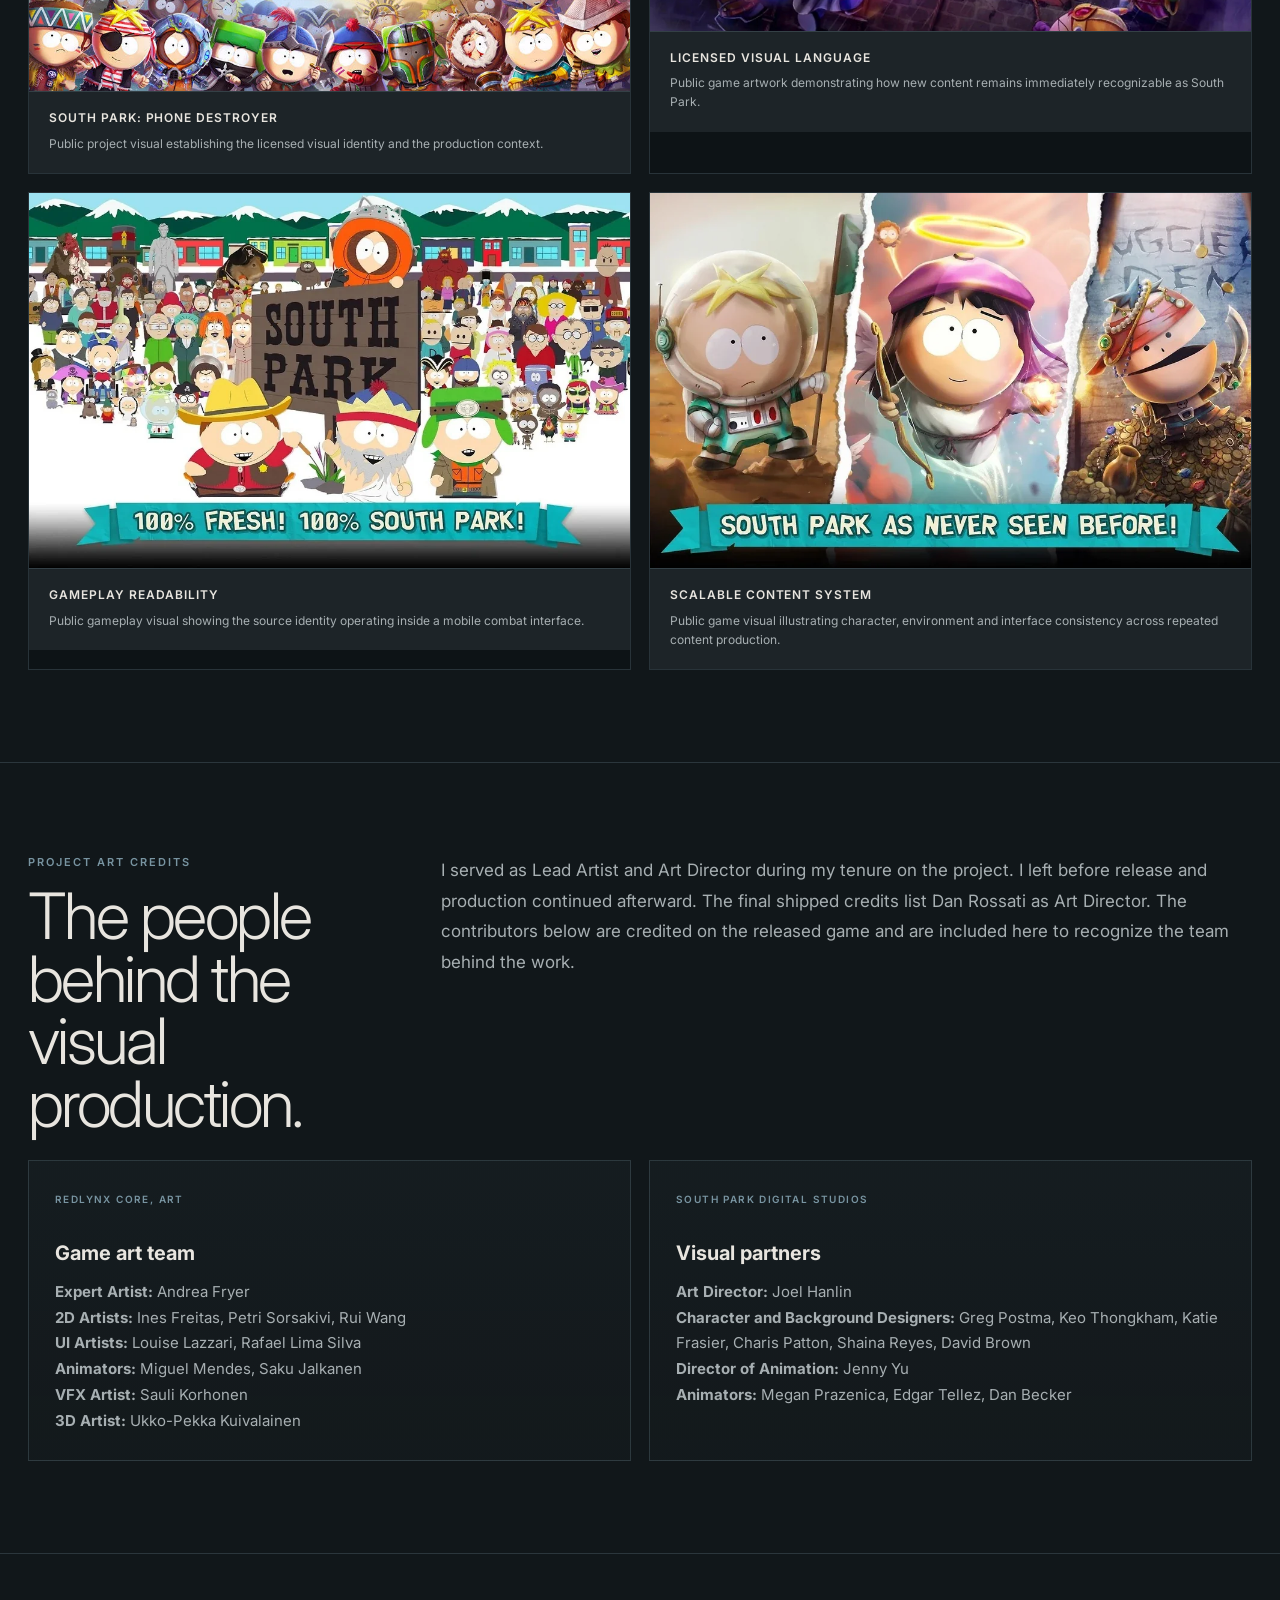
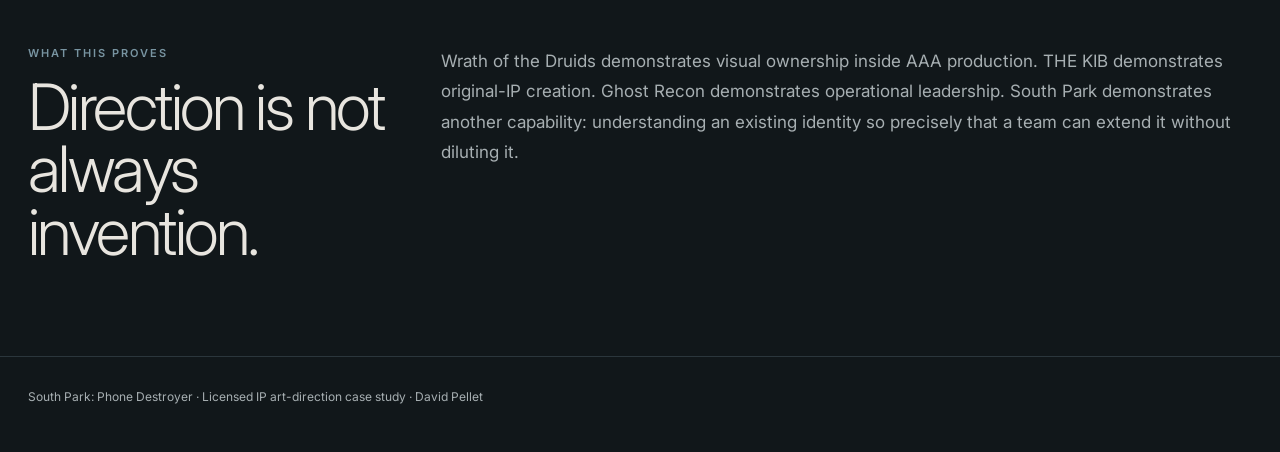
<file: south-park-phone-destroyer.html>
<!doctype html>
<html lang="en">
<head>
<meta charset="utf-8"><meta name="viewport" content="width=device-width,initial-scale=1">
<meta name="description" content="South Park: Phone Destroyer, Licensed IP art direction case study by David Pellet.">
<title>South Park: Phone Destroyer, Art Direction | David Pellet</title>
<link rel="preconnect" href="https://fonts.googleapis.com">
<link rel="preconnect" href="https://fonts.gstatic.com" crossorigin>
<link href="https://fonts.googleapis.com/css2?family=Inter:wght@300;400;500;600&display=swap" rel="stylesheet">
<style>
:root{--bg:#11171a;--surface:#1d2428;--text:#e8e5df;--muted:#a7afb2;--line:rgba(120,148,161,.25);--accent:#7894a1;--max:1420px}
*{box-sizing:border-box}html{background:var(--bg);scroll-behavior:smooth}body{margin:0;background:var(--bg);color:var(--text);font-family:Inter,Arial,Helvetica,sans-serif}a{color:inherit;text-decoration:none}.shell{width:min(calc(100% - 48px),var(--max));margin:auto}.top{position:sticky;top:0;z-index:30;background:rgba(17,23,26,.92);backdrop-filter:blur(12px);border-bottom:1px solid var(--line)}.nav{min-height:72px;display:flex;align-items:center;justify-content:space-between;gap:24px}.btn{padding:12px 16px;border:1px solid var(--line);border-radius:999px;font-size:12px;font-weight:600;letter-spacing:.08em;text-transform:uppercase}.brand{color:var(--muted);font-size:12px;letter-spacing:.08em;text-transform:uppercase}.hero{padding:72px 0 54px}.eyebrow{margin:0 0 16px;color:var(--accent);font-size:11px;font-weight:600;letter-spacing:.18em;text-transform:uppercase}h1,h2{font-family:Inter,Arial,Helvetica,sans-serif;font-weight:300;letter-spacing:-.04em}h1{margin:0;max-width:1150px;font-size:clamp(60px,8vw,126px);line-height:.86}h2{margin:0;font-size:clamp(44px,5vw,76px);line-height:.98}.lead{max-width:980px;margin:28px 0 0;color:#c5cbcd;font-size:20px;line-height:1.75}.meta{display:grid;grid-template-columns:repeat(5,1fr);margin-top:42px;border-top:1px solid var(--line);border-left:1px solid var(--line)}.meta>div{min-height:145px;padding:24px;border-right:1px solid var(--line);border-bottom:1px solid var(--line)}.meta span{display:block;color:var(--accent);font-size:10px;font-weight:600;letter-spacing:.14em;text-transform:uppercase}.meta strong{display:block;margin-top:16px;font-size:16px;line-height:1.45}.section{padding:118px 0;border-top:1px solid var(--line)}.section-grid{display:grid;grid-template-columns:.62fr 1.38fr;gap:58px;align-items:start}.copy p,.copy li{color:var(--muted);font-size:17px;line-height:1.8}.cards,.rules,.proofs,.visuals{display:grid;gap:18px;margin-top:30px}.cards{grid-template-columns:repeat(3,1fr)}.rules{grid-template-columns:repeat(4,1fr)}.proofs,.visuals{grid-template-columns:1fr 1fr}.card,.rule,.proof{padding:26px;border:1px solid var(--line);background:linear-gradient(180deg,rgba(120,148,161,.045),rgba(120,148,161,.015))}.card small,.rule small,.proof small{color:var(--accent);font-size:10px;font-weight:600;letter-spacing:.14em;text-transform:uppercase}.card h3,.rule h3,.proof h3{margin:34px 0 14px;font-size:20px}.card p,.rule p,.proof p{margin:0;color:var(--muted);font-size:15px;line-height:1.72}.pipeline{display:grid;grid-template-columns:repeat(5,1fr);gap:14px;margin-top:30px}.step{padding:22px;border:1px solid var(--line)}.step b{display:block;color:var(--accent);font-size:10px;font-weight:600;letter-spacing:.13em;text-transform:uppercase}.step span{display:block;margin-top:14px;color:var(--muted);font-size:14px;line-height:1.6}.media{border:1px solid var(--line);background:#11171a}.media img{display:block;width:100%;height:auto;object-fit:contain}.media figcaption{width:100%;padding:18px 20px;border-top:1px solid var(--line);background:var(--surface)}.media strong{display:block;font-size:12px;text-transform:uppercase;letter-spacing:.08em}.media span{display:block;margin-top:7px;color:var(--muted);font-size:12px;line-height:1.6}.callout{margin-top:28px;padding:24px;border-left:2px solid var(--accent);background:rgba(120,148,161,.08);color:#d4d9da;font-size:16px;line-height:1.75}.footer{padding:44px 0 70px;border-top:1px solid var(--line);color:var(--muted);font-size:12px}@media(max-width:1050px){.meta,.cards,.rules,.proofs,.visuals,.pipeline,.section-grid{grid-template-columns:1fr}.meta{border-left:0}.meta>div{border-left:1px solid var(--line)}}@media(max-width:650px){.shell{width:min(calc(100% - 28px),var(--max))}.brand{display:none}.section{padding:84px 0}}
</style>
<!-- SPACING_PASS_V1 -->
<style>
.hero{padding:50px 0 38px!important}
.meta{margin-top:30px!important}
.section{padding:92px 0!important}
.section-grid{gap:46px!important}
.cards,.rules,.proofs,.visuals,.pipeline{margin-top:24px!important}
.callout{margin-top:22px!important}
.footer{padding:32px 0 48px!important}
@media(max-width:650px){.section{padding:68px 0!important}}
</style>
<link rel="stylesheet" href="./assets/portfolio-system.css">
</head>
<body class="case-study southpark">
<header class="top"><div class="shell nav"><a class="btn" href="index.html">Back to portfolio</a><span class="brand">David Pellet · Creative Art Director</span><a class="btn" href="mailto:davidpellet@gmail.com">Contact</a></div></header>
<main>
<section class="hero"><div class="shell"><p class="eyebrow">Case study · Licensed IP Art Direction</p><h1>South Park:<br>Phone Destroyer</h1><p class="lead">Translating one of entertainment’s most recognizable visual identities into a scalable mobile-game production system, while protecting brand fidelity, readability, gameplay clarity and approval requirements.</p><div class="meta"><div><span>Role</span><strong>Art Director · Lead Artist</strong></div><div><span>Studio</span><strong>RedLynx / Ubisoft</strong></div><div><span>Platform</span><strong>Mobile</strong></div><div><span>Core challenge</span><strong>Licensed-IP fidelity at production scale</strong></div><div><span>What this proves</span><strong>Art direction under strict visual and brand constraints</strong></div></div></div></section>
<section class="section"><div class="shell section-grid"><div><p class="eyebrow">The challenge</p><h2>Make a game that feels unquestionably South Park.</h2></div><div class="copy"><p>South Park has a visual language that appears simple but is extremely unforgiving. Character proportions, poses, facial construction, line treatment, timing, color relationships and staging all contribute to an identity audiences recognize immediately.</p><p>The challenge was not to reinterpret the show’s aesthetic, but to understand its rules deeply enough to reproduce them consistently across a game production with new content, gameplay readability requirements and mobile constraints.</p></div></div></section>
<section class="section"><div class="shell"><div class="section-grid"><div><p class="eyebrow">Art-direction objective</p><h2>Turn a visual identity into a production language.</h2></div><div class="copy"><p>The direction had to be simple enough for teams to apply repeatedly, yet precise enough to prevent small deviations from accumulating into something that no longer felt authentic.</p></div></div><div class="cards">
<article class="card"><small>01 · Fidelity</small><h3>Protect the source</h3><p>Preserve the show’s proportions, graphic simplicity, poses, expressions and visual humor.</p></article>
<article class="card"><small>02 · Readability</small><h3>Serve gameplay</h3><p>Keep silhouettes, attacks, states, VFX and information readable on a small mobile screen without breaking the license.</p></article>
<article class="card"><small>03 · Scale</small><h3>Build repeatable rules</h3><p>Create a visual system multiple artists can apply consistently across a growing content library.</p></article>
<article class="card"><small>04 · Approval</small><h3>Reduce ambiguity</h3><p>Make visual decisions clear enough to support efficient review and approval.</p></article>
<article class="card"><small>05 · Production</small><h3>Control complexity</h3><p>Balance authenticity with animation, UI, technical and schedule constraints.</p></article>
<article class="card"><small>06 · Cohesion</small><h3>One product, many systems</h3><p>Ensure characters, environments, cards, effects and UI all belong to the same universe.</p></article>
</div></div></section>
<section class="section"><div class="shell section-grid"><div><p class="eyebrow">Visual rules</p><h2>Small deviations matter.</h2></div><div class="copy"><p>On a strongly licensed property, art direction often lives in details that would be insignificant on a looser visual style. The role is to identify which deviations damage authenticity and which adaptations are necessary for gameplay.</p><div class="rules">
<article class="rule"><small>Characters</small><h3>Shape discipline</h3><p>Maintain proportions, construction, pose language and facial simplicity while supporting new costumes and roles.</p></article>
<article class="rule"><small>Animation</small><h3>Controlled motion</h3><p>Keep movement readable and funny without introducing animation language disconnected from the source.</p></article>
<article class="rule"><small>Effects</small><h3>Readable restraint</h3><p>Use VFX to support combat clarity without overpowering the deliberately simple character style.</p></article>
<article class="rule"><small>UI</small><h3>System coherence</h3><p>Make cards, icons, progression and interface elements game-ready while tonally compatible with the license.</p></article>
</div></div></div></section>
<section class="section"><div class="shell section-grid"><div><p class="eyebrow">Methodology</p><h2>Reference, codify, review, correct, repeat.</h2></div><div class="copy"><p>The practical objective was to make the visual language teachable. Direction had to move from personal taste to shared criteria that artists and production could use efficiently.</p><div class="pipeline"><div class="step"><b>01 · Observe</b><span>Identify the source rules that truly define the look.</span></div><div class="step"><b>02 · Codify</b><span>Translate those rules into usable production guidance.</span></div><div class="step"><b>03 · Prototype</b><span>Test them in gameplay, animation and interface contexts.</span></div><div class="step"><b>04 · Review</b><span>Correct deviations before they spread through production.</span></div><div class="step"><b>05 · Scale</b><span>Apply the same criteria consistently as content volume grows.</span></div></div><div class="callout">The important skill here is restraint: knowing when not to redesign, embellish or impose a personal visual signature that would weaken the licensed property.</div></div></div></section>
<section class="section"><div class="shell"><div class="section-grid"><div><p class="eyebrow">Production leadership</p><h2>Art direction as consistency management.</h2></div><div class="copy"><p>The role required maintaining one target while many assets were produced in parallel. The more recognizable the source material, the less room there is for different teams to create their own interpretation.</p></div></div><div class="proofs"><article class="proof"><small>Team alignment</small><h3>Shared criteria</h3><p>Make reviews consistent across characters, UI, effects, environments and supporting assets.</p></article><article class="proof"><small>Feedback</small><h3>Actionable correction</h3><p>Explain why something feels off and what must change to restore authenticity.</p></article><article class="proof"><small>Brand protection</small><h3>Identity before ego</h3><p>Protect the license instead of imposing an art director’s personal style.</p></article><article class="proof"><small>Production</small><h3>Repeatable quality</h3><p>Turn visual recognition into a process teams can apply repeatedly under schedule pressure.</p></article></div></div></section>
<section class="section"><div class="shell"><div class="section-grid"><div><p class="eyebrow">Public shipped work</p><h2>Use final images as proof of fidelity.</h2></div><div class="copy"><p>The public visuals below show the licensed visual language in production. Each image is displayed complete at its native ratio, with no crop and no portfolio text covering logos, UI or embedded information.</p></div></div><div class="visuals"><figure class="media"><img src="./assets/web/south-park/david-pellet-davelhan-sp-phone-destroyer.webp" alt="South Park Phone Destroyer public portfolio visual" loading="lazy" decoding="async"><figcaption><strong>South Park: Phone Destroyer</strong><span>Public project visual establishing the licensed visual identity and the production context.</span></figcaption></figure><figure class="media"><img src="./assets/web/south-park/SPPD_Loading_screen_29.webp" alt="South Park Phone Destroyer loading screen" loading="lazy" decoding="async"><figcaption><strong>Licensed visual language</strong><span>Public game artwork demonstrating how new content remains immediately recognizable as South Park.</span></figcaption></figure><figure class="media"><img src="./assets/web/south-park/SPPD_Preview_29.webp" alt="South Park Phone Destroyer gameplay preview" loading="lazy" decoding="async"><figcaption><strong>Gameplay readability</strong><span>Public gameplay visual showing the source identity operating inside a mobile combat interface.</span></figcaption></figure><figure class="media"><img src="./assets/web/south-park/SPPD_Preview_291.webp" alt="South Park Phone Destroyer gameplay preview" loading="lazy" decoding="async"><figcaption><strong>Scalable content system</strong><span>Public game visual illustrating character, environment and interface consistency across repeated content production.</span></figcaption></figure></div></div></section>
<section class="section"><div class="shell"><div class="section-grid"><div><p class="eyebrow">Project art credits</p><h2>The people behind the visual production.</h2></div><div class="copy"><p>I served as Lead Artist and Art Director during my tenure on the project. I left before release and production continued afterward. The final shipped credits list Dan Rossati as Art Director. The contributors below are credited on the released game and are included here to recognize the team behind the work.</p></div></div><div class="proofs"><article class="proof"><small>RedLynx Core, Art</small><h3>Game art team</h3><p><strong>Expert Artist:</strong> Andrea Fryer<br><strong>2D Artists:</strong> Ines Freitas, Petri Sorsakivi, Rui Wang<br><strong>UI Artists:</strong> Louise Lazzari, Rafael Lima Silva<br><strong>Animators:</strong> Miguel Mendes, Saku Jalkanen<br><strong>VFX Artist:</strong> Sauli Korhonen<br><strong>3D Artist:</strong> Ukko-Pekka Kuivalainen</p></article><article class="proof"><small>South Park Digital Studios</small><h3>Visual partners</h3><p><strong>Art Director:</strong> Joel Hanlin<br><strong>Character and Background Designers:</strong> Greg Postma, Keo Thongkham, Katie Frasier, Charis Patton, Shaina Reyes, David Brown<br><strong>Director of Animation:</strong> Jenny Yu<br><strong>Animators:</strong> Megan Prazenica, Edgar Tellez, Dan Becker</p></article></div></div></section>
<section class="section"><div class="shell section-grid"><div><p class="eyebrow">What this proves</p><h2>Direction is not always invention.</h2></div><div class="copy"><p>Wrath of the Druids demonstrates visual ownership inside AAA production. THE KIB demonstrates original-IP creation. Ghost Recon demonstrates operational leadership. South Park demonstrates another capability: understanding an existing identity so precisely that a team can extend it without diluting it.</p></div></div></section>
</main>
<footer class="footer"><div class="shell">South Park: Phone Destroyer · Licensed IP art-direction case study · David Pellet</div></footer>
</body></html>
</file>
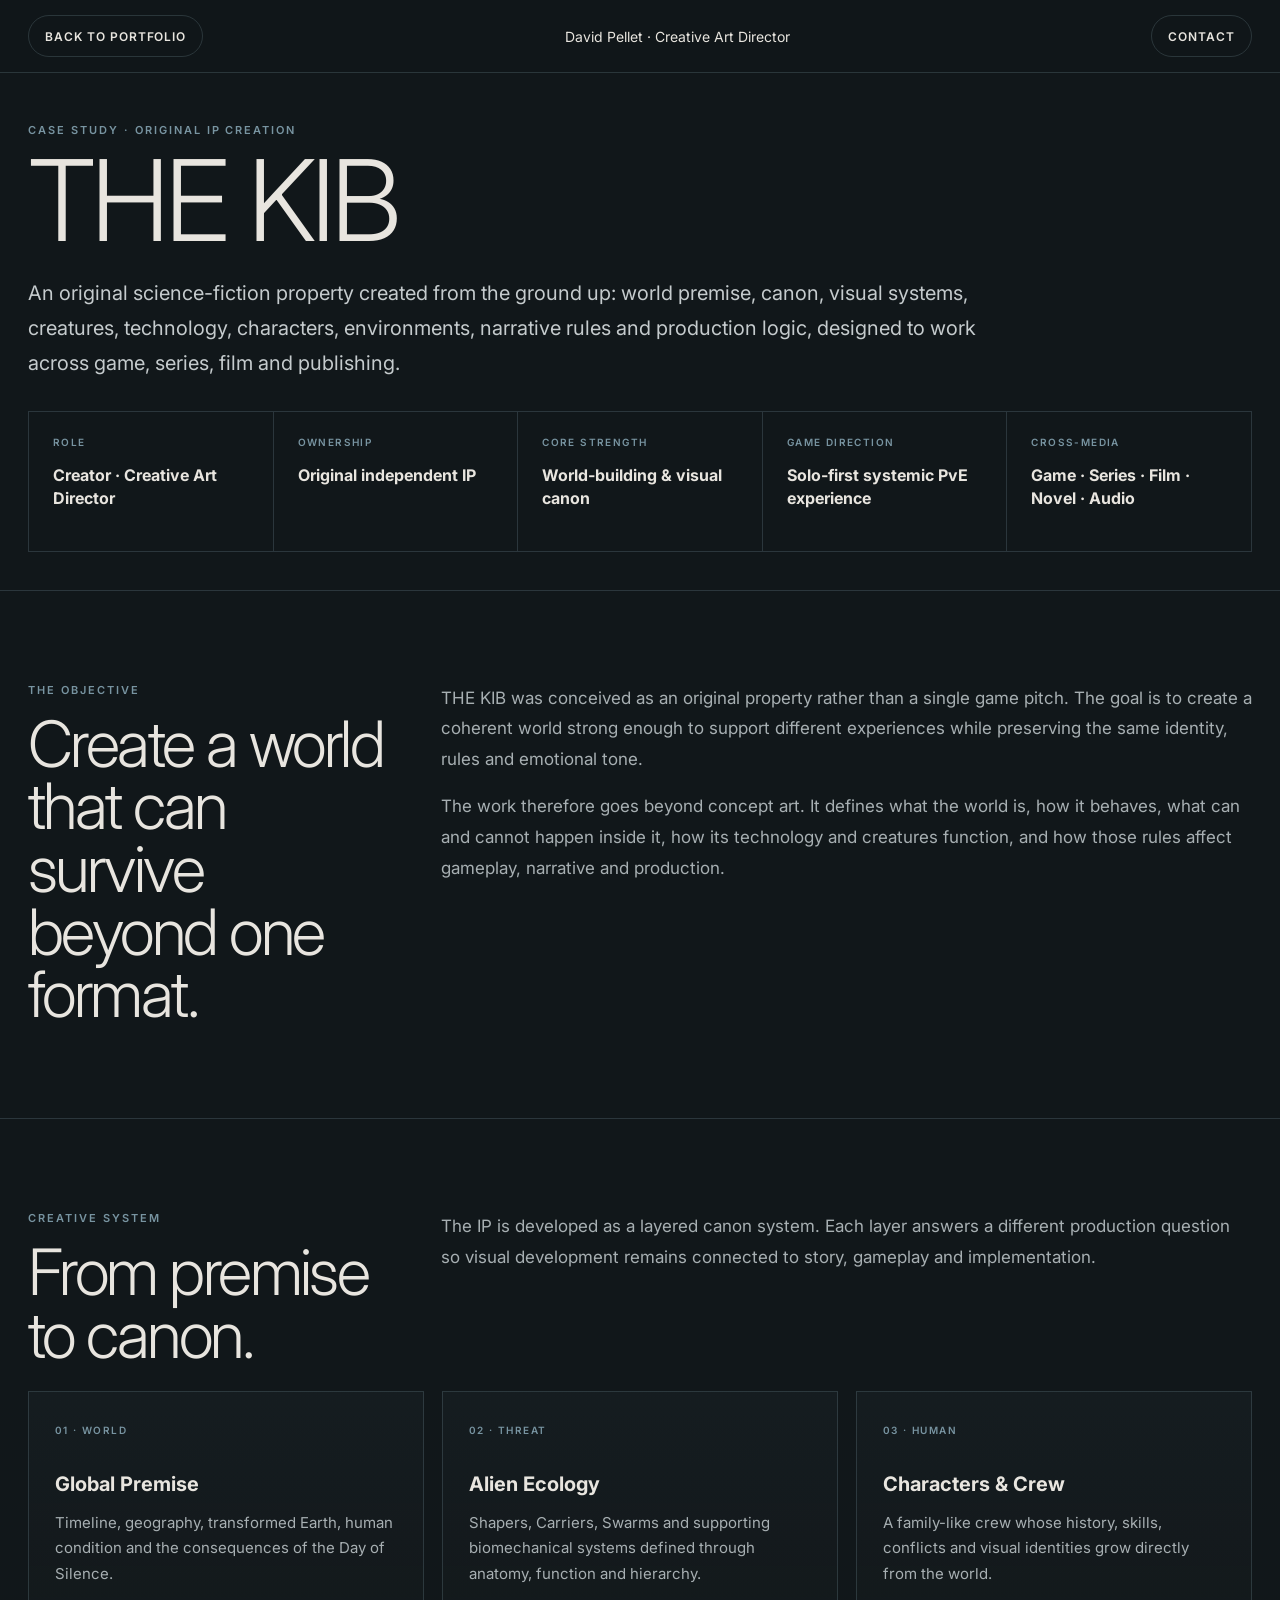
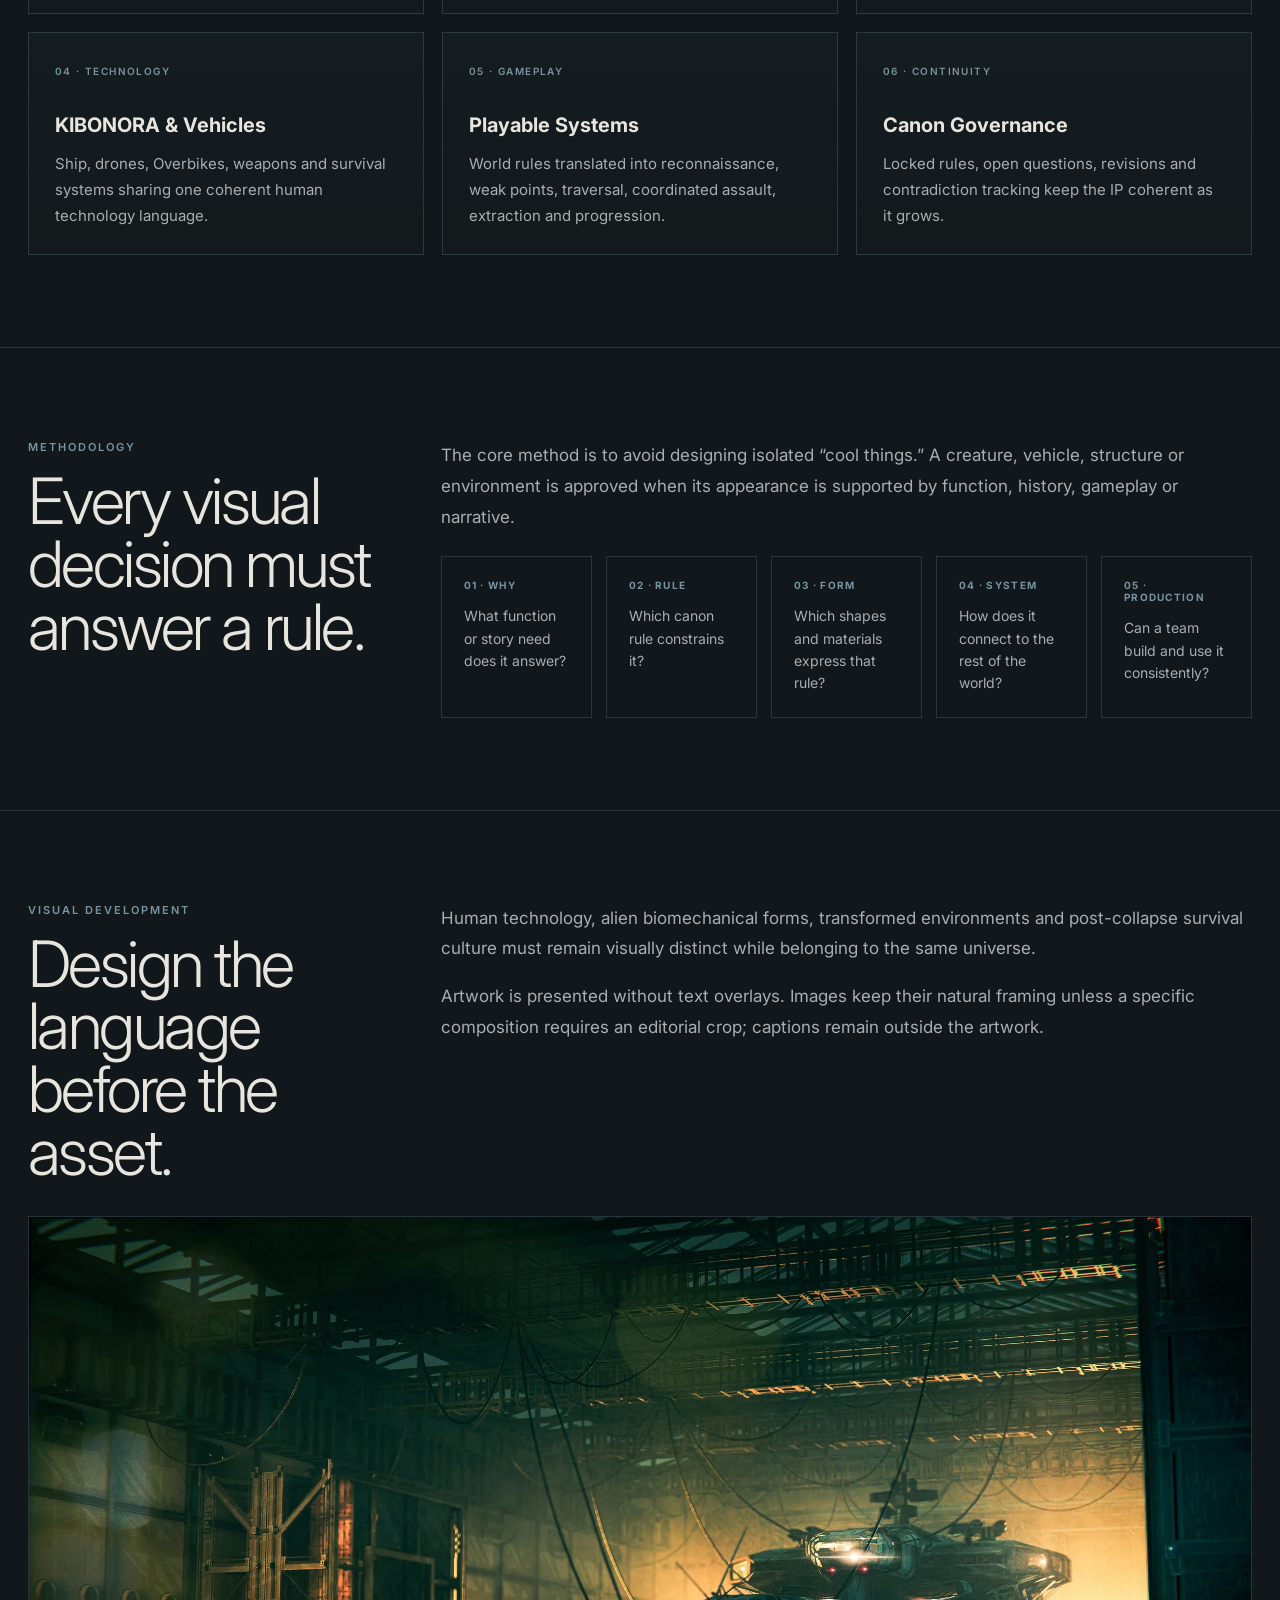
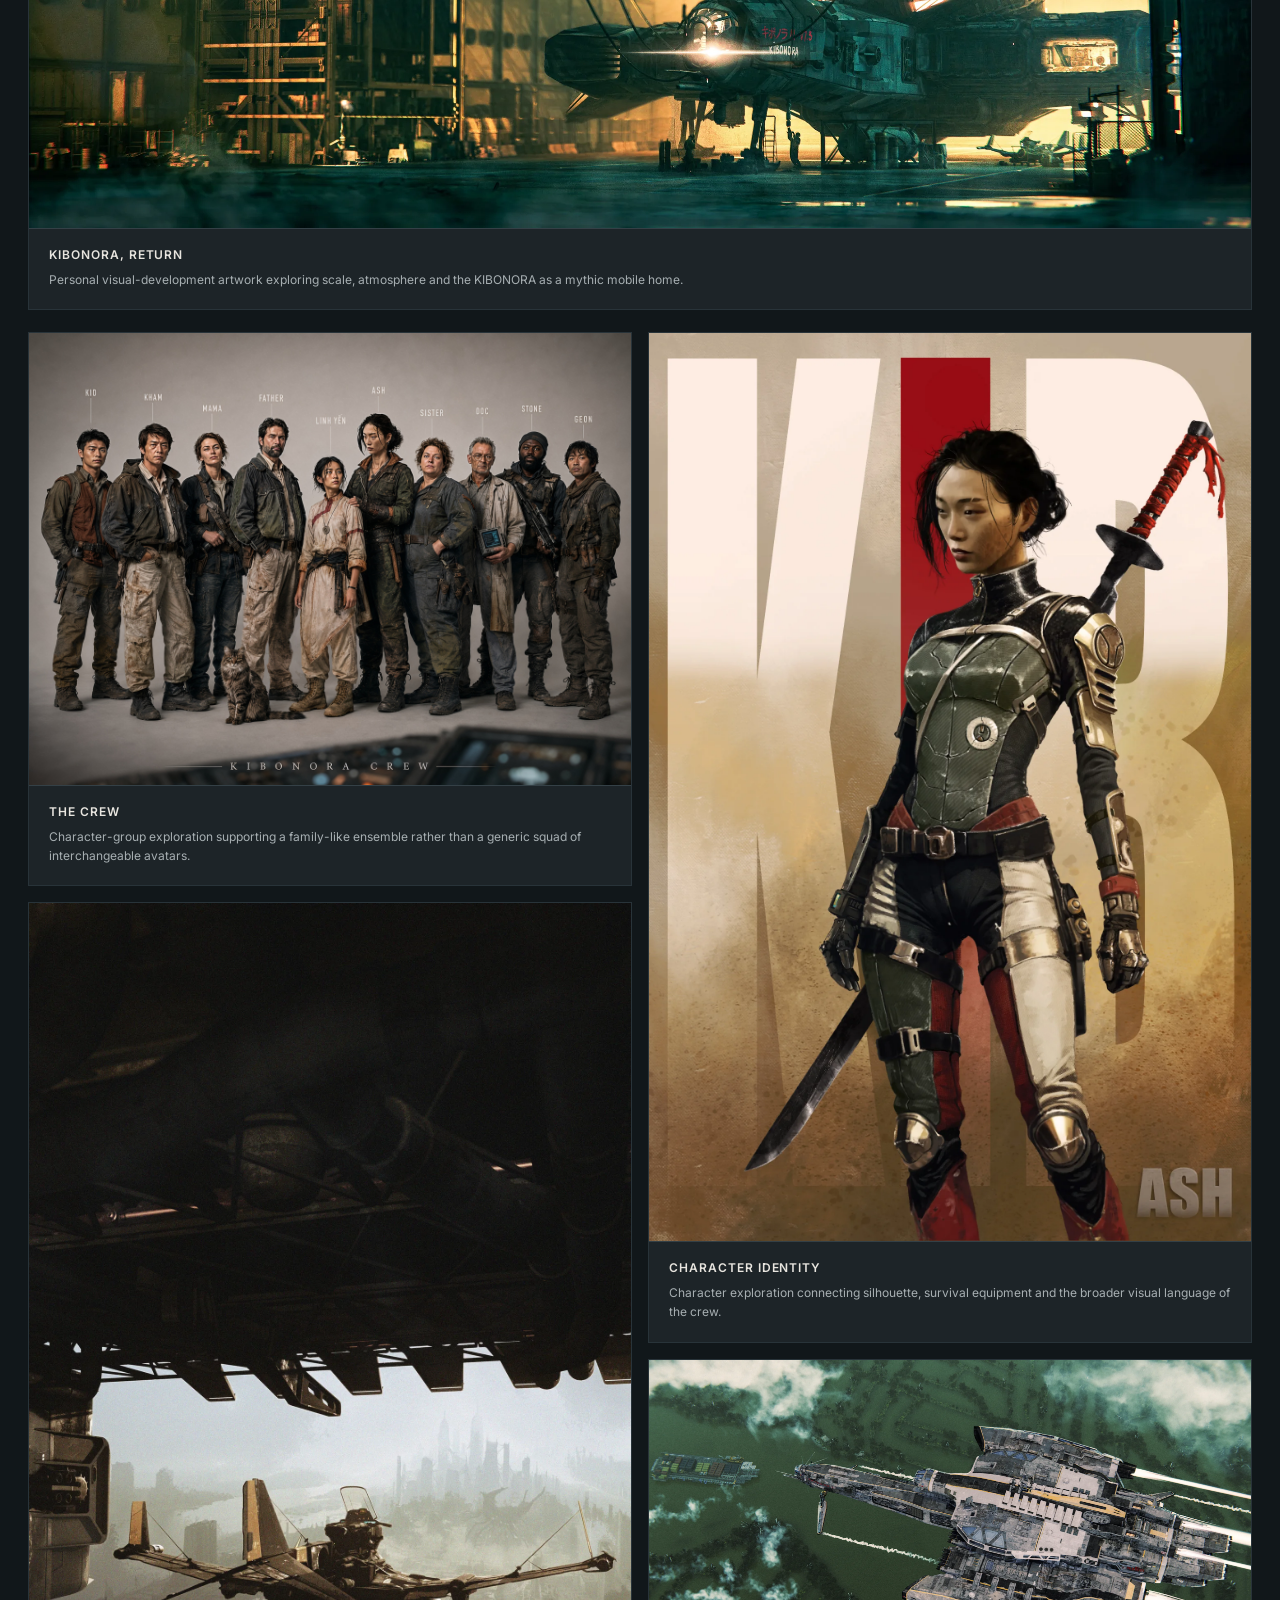
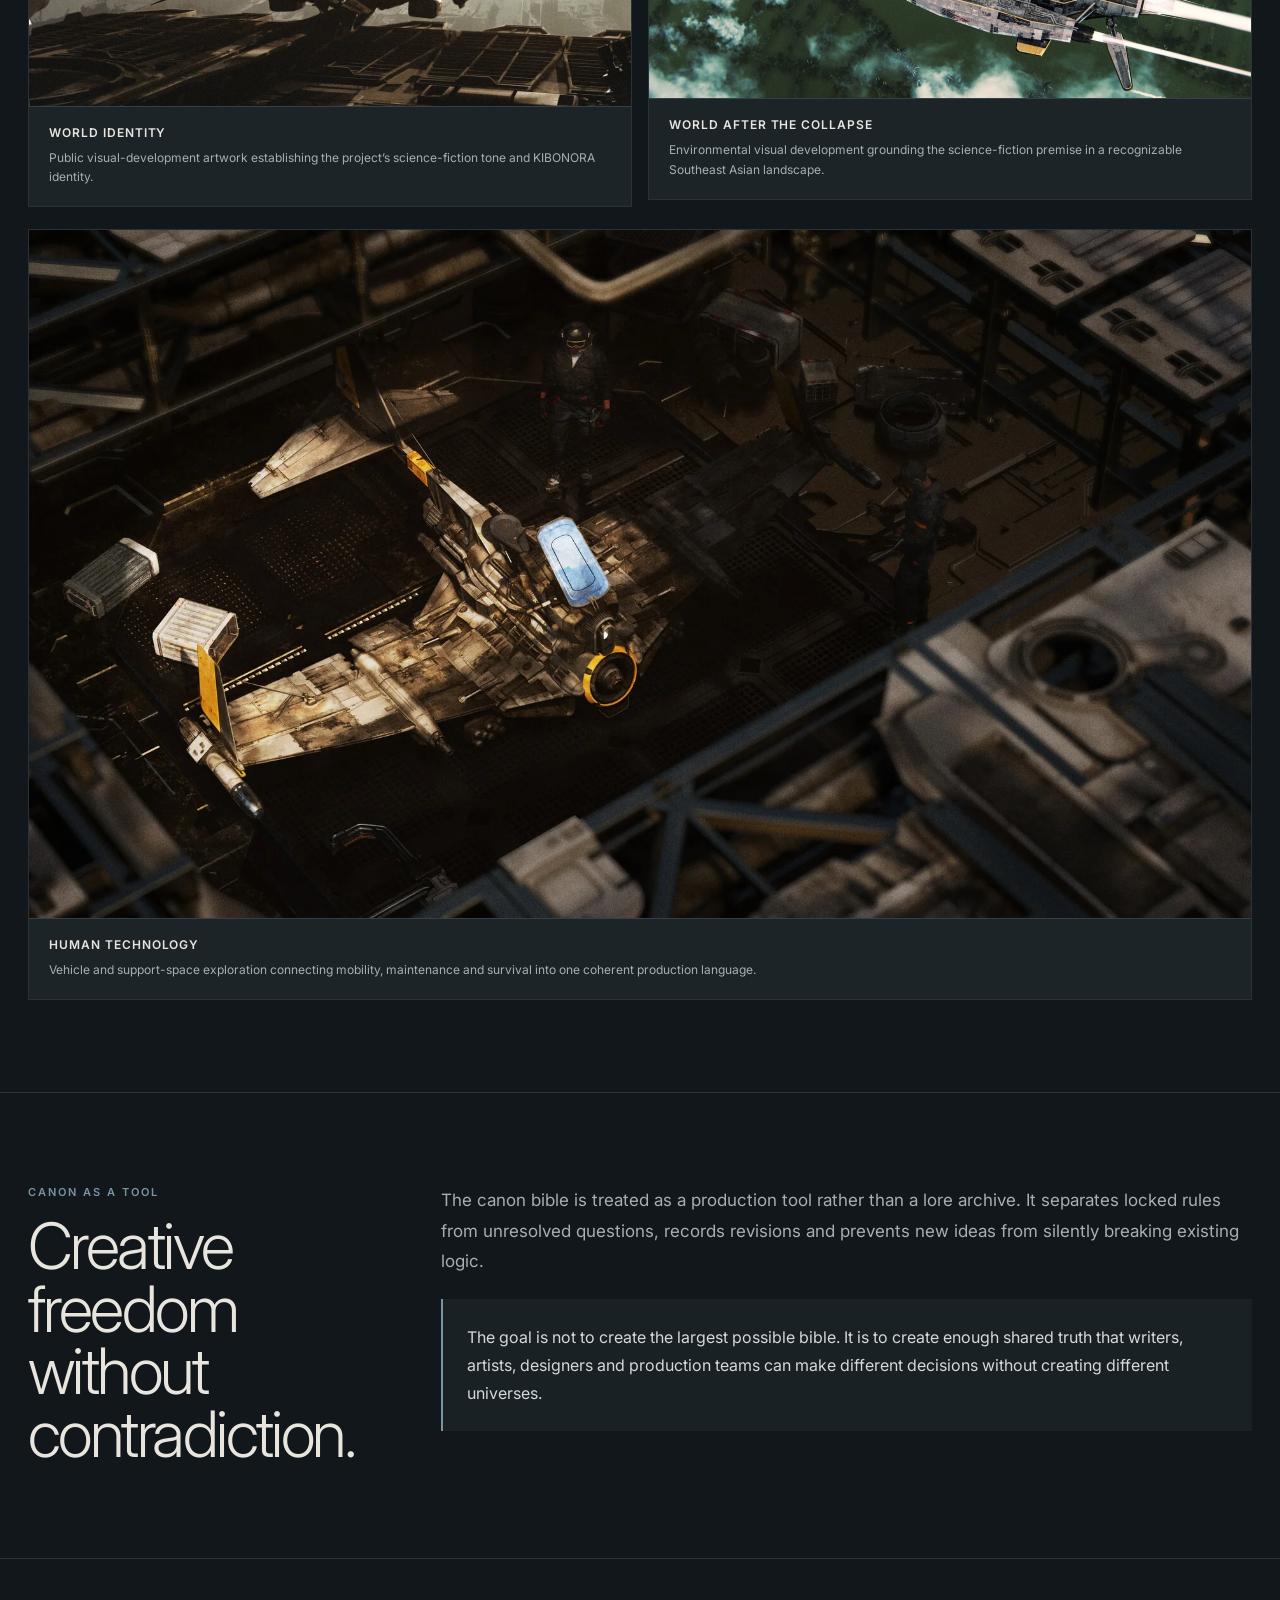
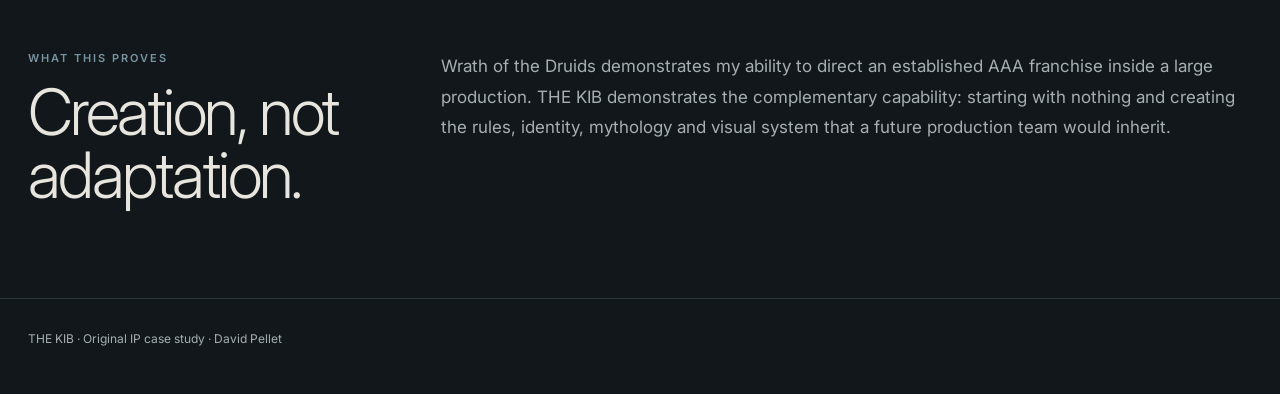
<file: the-kib.html>
<!doctype html>
<html lang="en">
<head>
<meta charset="utf-8">
<meta name="viewport" content="width=device-width,initial-scale=1">
<title>THE KIB, Original IP | David Pellet</title>
<link rel="preconnect" href="https://fonts.googleapis.com">
<link rel="preconnect" href="https://fonts.gstatic.com" crossorigin>
<link href="https://fonts.googleapis.com/css2?family=Inter:wght@300;400;500;600&display=swap" rel="stylesheet">
<style>
:root{--bg:#11171a;--surface:#1d2428;--text:#e8e5df;--muted:#a7afb2;--line:rgba(120,148,161,.25);--accent:#7894a1;--max:1500px}
*{box-sizing:border-box}html{background:var(--bg);scroll-behavior:smooth}body{margin:0;background:var(--bg);color:var(--text);font-family:Inter,Arial,Helvetica,sans-serif}
a{color:inherit;text-decoration:none}.shell{width:min(calc(100% - 56px),var(--max));margin:auto}.top{position:sticky;top:0;z-index:20;background:rgba(17,23,26,.92);backdrop-filter:blur(12px);border-bottom:1px solid var(--line)}
.nav{min-height:72px;display:flex;align-items:center;justify-content:space-between}.btn{padding:12px 16px;border:1px solid var(--line);border-radius:999px;font-size:12px;font-weight:600;text-transform:uppercase;letter-spacing:.08em}
.hero{padding:82px 0 58px}.eyebrow{color:var(--accent);font-size:11px;font-weight:600;text-transform:uppercase;letter-spacing:.18em;margin:0 0 16px}
h1,h2{font-family:Inter,Arial,Helvetica,sans-serif;font-weight:300;letter-spacing:-.04em}h1{font-size:clamp(72px,11vw,160px);line-height:.82;margin:0}h2{font-size:clamp(44px,5vw,76px);line-height:.98;margin:0}
.lead{max-width:940px;color:#c5cbcd;font-size:20px;line-height:1.75;margin:28px 0 0}
.meta{display:grid;grid-template-columns:repeat(5,1fr);border-top:1px solid var(--line);border-left:1px solid var(--line);margin-top:42px}
.meta>div{padding:24px;border-right:1px solid var(--line);border-bottom:1px solid var(--line);min-height:140px}.meta span{display:block;color:var(--accent);font-size:10px;font-weight:600;text-transform:uppercase;letter-spacing:.14em}.meta strong{display:block;margin-top:16px;font-size:17px;line-height:1.4}
.section{padding:120px 0;border-top:1px solid var(--line)}.section-grid{display:grid;grid-template-columns:.62fr 1.38fr;gap:64px}.copy p,.copy li{color:var(--muted);font-size:17px;line-height:1.8}
.cards{display:grid;grid-template-columns:repeat(3,1fr);gap:18px;margin-top:30px}.card{padding:26px;border:1px solid var(--line);background:linear-gradient(180deg,rgba(120,148,161,.045),rgba(120,148,161,.015))}.card small{color:var(--accent);font-size:10px;font-weight:600;text-transform:uppercase;letter-spacing:.14em}.card h3{margin:34px 0 14px;font-size:20px}.card p{margin:0;color:var(--muted);font-size:15px;line-height:1.72}
.pipeline{display:grid;grid-template-columns:repeat(5,1fr);gap:14px;margin-top:30px}.step{padding:22px;border:1px solid var(--line)}.step b{display:block;color:var(--accent);font-size:10px;text-transform:uppercase;letter-spacing:.13em}.step span{display:block;margin-top:14px;color:var(--muted);font-size:14px;line-height:1.6}
.kib-gallery{display:grid;gap:28px;margin-top:46px}.media{margin:0;border:1px solid var(--line);background:#0d1316;align-self:start}.media img{display:block;width:100%;height:auto;object-fit:contain}.media figcaption{width:100%;padding:18px 20px 20px;border-top:1px solid var(--line);background:var(--surface)}.media strong{display:block;font-size:12px;text-transform:uppercase;letter-spacing:.08em}.media span{display:block;margin-top:7px;color:var(--muted);font-size:12px;line-height:1.6}.kib-feature{width:100%}.kib-columns{display:grid;grid-template-columns:1fr 1fr;gap:18px;align-items:start}.kib-stack{display:grid;gap:18px;align-items:start}.kib-full{width:100%}.crop-left-vertical .crop-window{aspect-ratio:3/4;overflow:hidden;background:#0d1316}.crop-left-vertical .crop-window img{width:100%;height:100%;object-fit:cover;object-position:center 68%}
.quote{margin-top:28px;padding:24px;border-left:2px solid var(--accent);background:rgba(120,148,161,.08);color:#d4d9da;font-size:16px;line-height:1.75}
footer{padding:44px 0 70px;border-top:1px solid var(--line);color:var(--muted);font-size:12px}
@media(max-width:1000px){.meta,.cards,.pipeline,.section-grid,.kib-columns{grid-template-columns:1fr}.meta{border-left:0}.meta>div{border-left:1px solid var(--line)}.crop-left-vertical .crop-window{aspect-ratio:auto}.crop-left-vertical .crop-window img{height:auto;object-fit:contain}}
</style>

<!-- SPACING_PASS_V1 -->
<style>
.hero{padding:50px 0 38px!important}
.meta{margin-top:30px!important}
.section{padding:92px 0!important}
.section-grid{gap:48px!important}
.cards,.pipeline{margin-top:24px!important}
.kib-gallery{gap:22px!important;margin-top:32px!important}
.kib-columns,.kib-stack{gap:16px!important}
.quote{margin-top:22px!important}
footer{padding:32px 0 48px!important}
@media(max-width:680px){.section{padding:68px 0!important}}
</style>
<link rel="stylesheet" href="./assets/portfolio-system.css">
</head>
<body class="case-study kib">
<header class="top"><div class="shell nav"><a class="btn" href="index.html">Back to portfolio</a><span class="brand">David Pellet · Creative Art Director</span><a class="btn" href="mailto:davidpellet@gmail.com">Contact</a></div></header>
<main>
<section class="hero"><div class="shell">
<p class="eyebrow">Case study · Original IP Creation</p>
<h1>THE KIB</h1>
<p class="lead">An original science-fiction property created from the ground up: world premise, canon, visual systems, creatures, technology, characters, environments, narrative rules and production logic, designed to work across game, series, film and publishing.</p>
<div class="meta">
<div><span>Role</span><strong>Creator · Creative Art Director</strong></div>
<div><span>Ownership</span><strong>Original independent IP</strong></div>
<div><span>Core strength</span><strong>World-building & visual canon</strong></div>
<div><span>Game direction</span><strong>Solo-first systemic PvE experience</strong></div>
<div><span>Cross-media</span><strong>Game · Series · Film · Novel · Audio</strong></div>
</div></div></section>
<section class="section"><div class="shell section-grid">
<div><p class="eyebrow">The objective</p><h2>Create a world that can survive beyond one format.</h2></div>
<div class="copy"><p>THE KIB was conceived as an original property rather than a single game pitch. The goal is to create a coherent world strong enough to support different experiences while preserving the same identity, rules and emotional tone.</p><p>The work therefore goes beyond concept art. It defines what the world is, how it behaves, what can and cannot happen inside it, how its technology and creatures function, and how those rules affect gameplay, narrative and production.</p></div></div></section>
<section class="section"><div class="shell"><div class="section-grid"><div><p class="eyebrow">Creative system</p><h2>From premise to canon.</h2></div><div class="copy"><p>The IP is developed as a layered canon system. Each layer answers a different production question so visual development remains connected to story, gameplay and implementation.</p></div></div><div class="cards">
<article class="card"><small>01 · World</small><h3>Global Premise</h3><p>Timeline, geography, transformed Earth, human condition and the consequences of the Day of Silence.</p></article>
<article class="card"><small>02 · Threat</small><h3>Alien Ecology</h3><p>Shapers, Carriers, Swarms and supporting biomechanical systems defined through anatomy, function and hierarchy.</p></article>
<article class="card"><small>03 · Human</small><h3>Characters & Crew</h3><p>A family-like crew whose history, skills, conflicts and visual identities grow directly from the world.</p></article>
<article class="card"><small>04 · Technology</small><h3>KIBONORA & Vehicles</h3><p>Ship, drones, Overbikes, weapons and survival systems sharing one coherent human technology language.</p></article>
<article class="card"><small>05 · Gameplay</small><h3>Playable Systems</h3><p>World rules translated into reconnaissance, weak points, traversal, coordinated assault, extraction and progression.</p></article>
<article class="card"><small>06 · Continuity</small><h3>Canon Governance</h3><p>Locked rules, open questions, revisions and contradiction tracking keep the IP coherent as it grows.</p></article>
</div></div></section>
<section class="section"><div class="shell section-grid">
<div><p class="eyebrow">Methodology</p><h2>Every visual decision must answer a rule.</h2></div>
<div class="copy"><p>The core method is to avoid designing isolated “cool things.” A creature, vehicle, structure or environment is approved when its appearance is supported by function, history, gameplay or narrative.</p><div class="pipeline">
<div class="step"><b>01 · Why</b><span>What function or story need does it answer?</span></div>
<div class="step"><b>02 · Rule</b><span>Which canon rule constrains it?</span></div>
<div class="step"><b>03 · Form</b><span>Which shapes and materials express that rule?</span></div>
<div class="step"><b>04 · System</b><span>How does it connect to the rest of the world?</span></div>
<div class="step"><b>05 · Production</b><span>Can a team build and use it consistently?</span></div>
</div></div></div></section>
<section class="section"><div class="shell"><div class="section-grid"><div><p class="eyebrow">Visual development</p><h2>Design the language before the asset.</h2></div>
<div class="copy"><p>Human technology, alien biomechanical forms, transformed environments and post-collapse survival culture must remain visually distinct while belonging to the same universe.</p><p>Artwork is presented without text overlays. Images keep their natural framing unless a specific composition requires an editorial crop; captions remain outside the artwork.</p></div></div>
<div class="kib-gallery">
<figure class="media kib-feature"><img src="./assets/web/kib/Kinobora-warehouse_final_LI.webp" alt="KIBONORA inside an industrial hangar" loading="lazy" decoding="async"><figcaption><strong>KIBONORA, return</strong><span>Personal visual-development artwork exploring scale, atmosphere and the KIBONORA as a mythic mobile home.</span></figcaption></figure>
<div class="kib-columns"><div class="kib-stack">
<figure class="media"><img src="./assets/kib/the%20crew%20KIB.jpg" alt="THE KIB crew" loading="lazy" decoding="async"><figcaption><strong>The crew</strong><span>Character-group exploration supporting a family-like ensemble rather than a generic squad of interchangeable avatars.</span></figcaption></figure>
<figure class="media crop-left-vertical"><div class="crop-window"><img src="./assets/web/kib/david-pellet-redleader-kibonora-cover.webp" alt="THE KIBONORA visual development cover" loading="lazy" decoding="async"></div><figcaption><strong>World identity</strong><span>Public visual-development artwork establishing the project’s science-fiction tone and KIBONORA identity.</span></figcaption></figure>
</div><div class="kib-stack">
<figure class="media"><img src="./assets/web/kib/KIB_ASK_01.webp" alt="THE KIB character visual development" loading="lazy" decoding="async"><figcaption><strong>Character identity</strong><span>Character exploration connecting silhouette, survival equipment and the broader visual language of the crew.</span></figcaption></figure>
<figure class="media"><img src="./assets/web/kib/ricefield.webp" alt="THE KIB post-collapse Southeast Asian environment" loading="lazy" decoding="async"><figcaption><strong>World after the collapse</strong><span>Environmental visual development grounding the science-fiction premise in a recognizable Southeast Asian landscape.</span></figcaption></figure>
</div></div>
<figure class="media kib-full"><img src="./assets/web/kib/david-pellet-redleader-bp-garage-00.webp" alt="THE KIB vehicle garage visual development" loading="lazy" decoding="async"><figcaption><strong>Human technology</strong><span>Vehicle and support-space exploration connecting mobility, maintenance and survival into one coherent production language.</span></figcaption></figure>
</div></div></section>
<section class="section"><div class="shell section-grid"><div><p class="eyebrow">Canon as a tool</p><h2>Creative freedom without contradiction.</h2></div>
<div class="copy"><p>The canon bible is treated as a production tool rather than a lore archive. It separates locked rules from unresolved questions, records revisions and prevents new ideas from silently breaking existing logic.</p><div class="quote">The goal is not to create the largest possible bible. It is to create enough shared truth that writers, artists, designers and production teams can make different decisions without creating different universes.</div></div></div></section>
<section class="section"><div class="shell section-grid"><div><p class="eyebrow">What this proves</p><h2>Creation, not adaptation.</h2></div>
<div class="copy"><p>Wrath of the Druids demonstrates my ability to direct an established AAA franchise inside a large production. THE KIB demonstrates the complementary capability: starting with nothing and creating the rules, identity, mythology and visual system that a future production team would inherit.</p></div></div></section>
</main>
<footer><div class="shell">THE KIB · Original IP case study · David Pellet</div></footer>
</body>
</html>
</file>
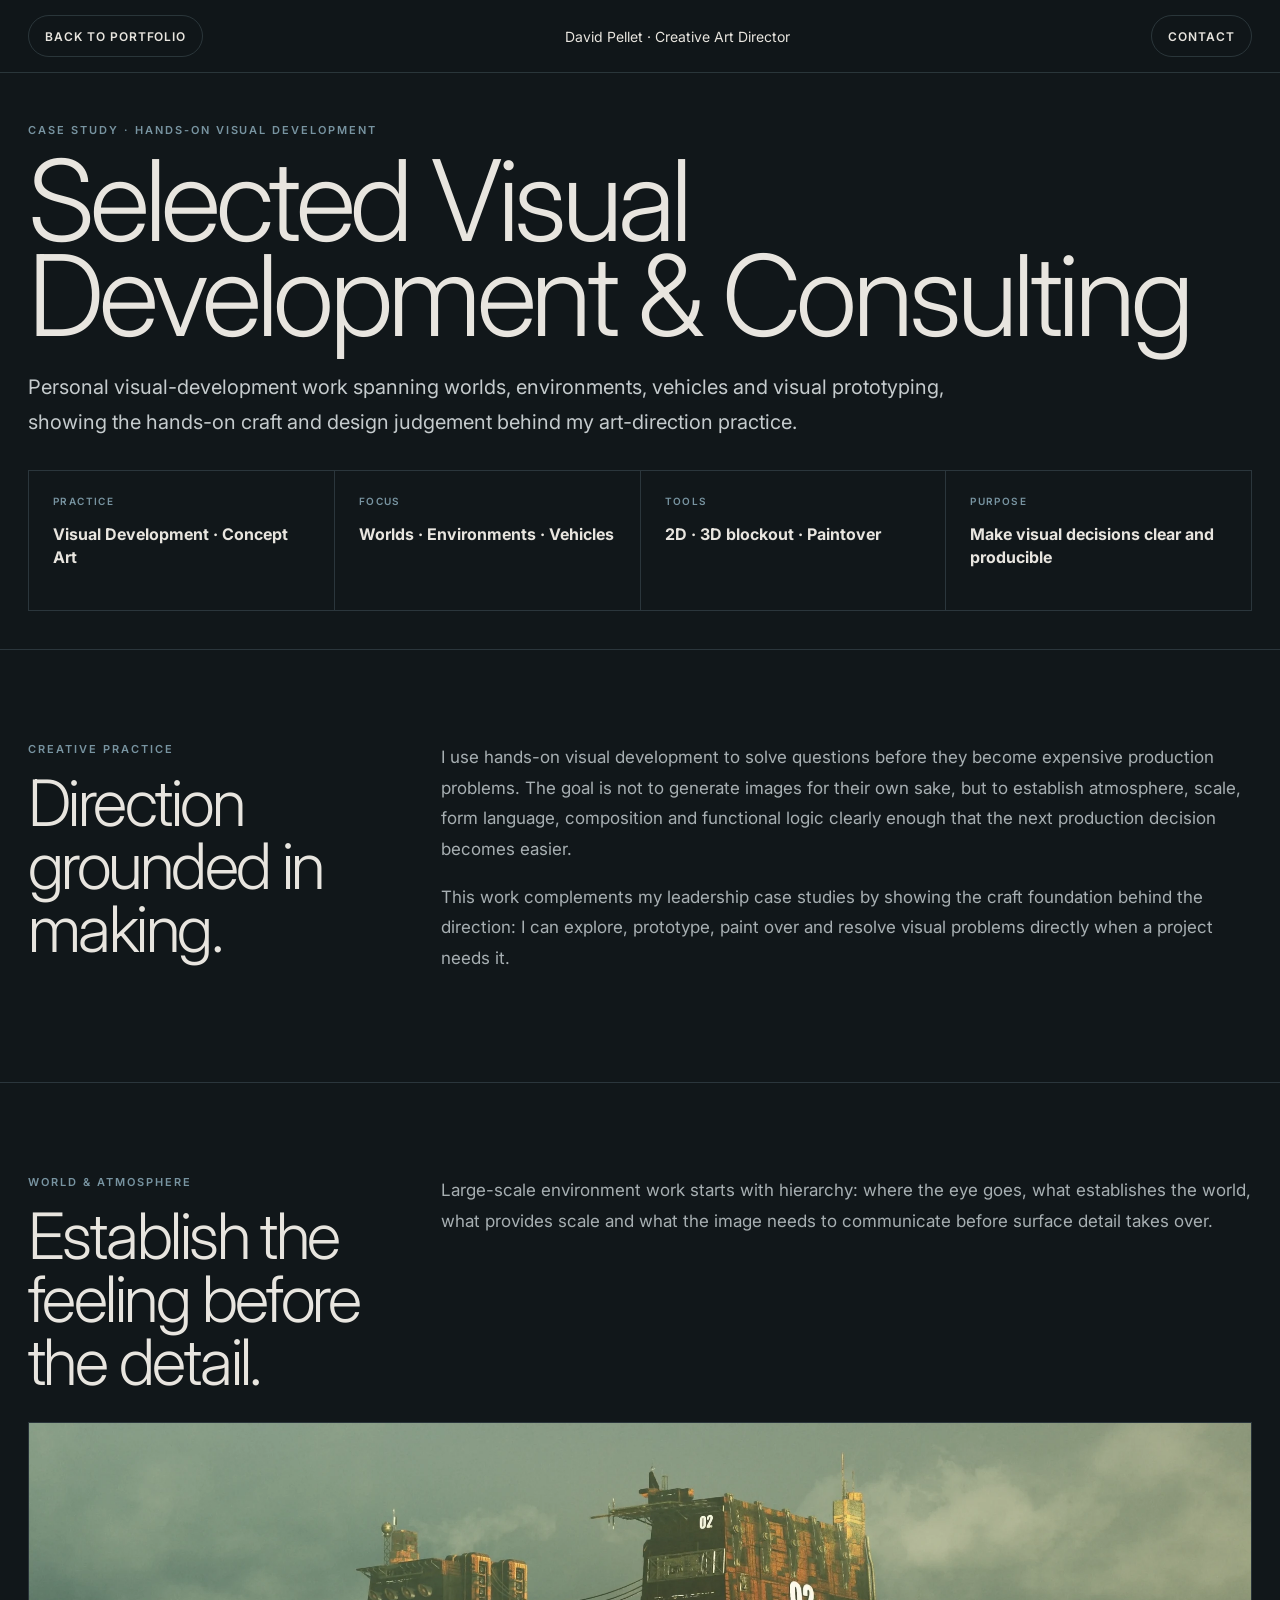
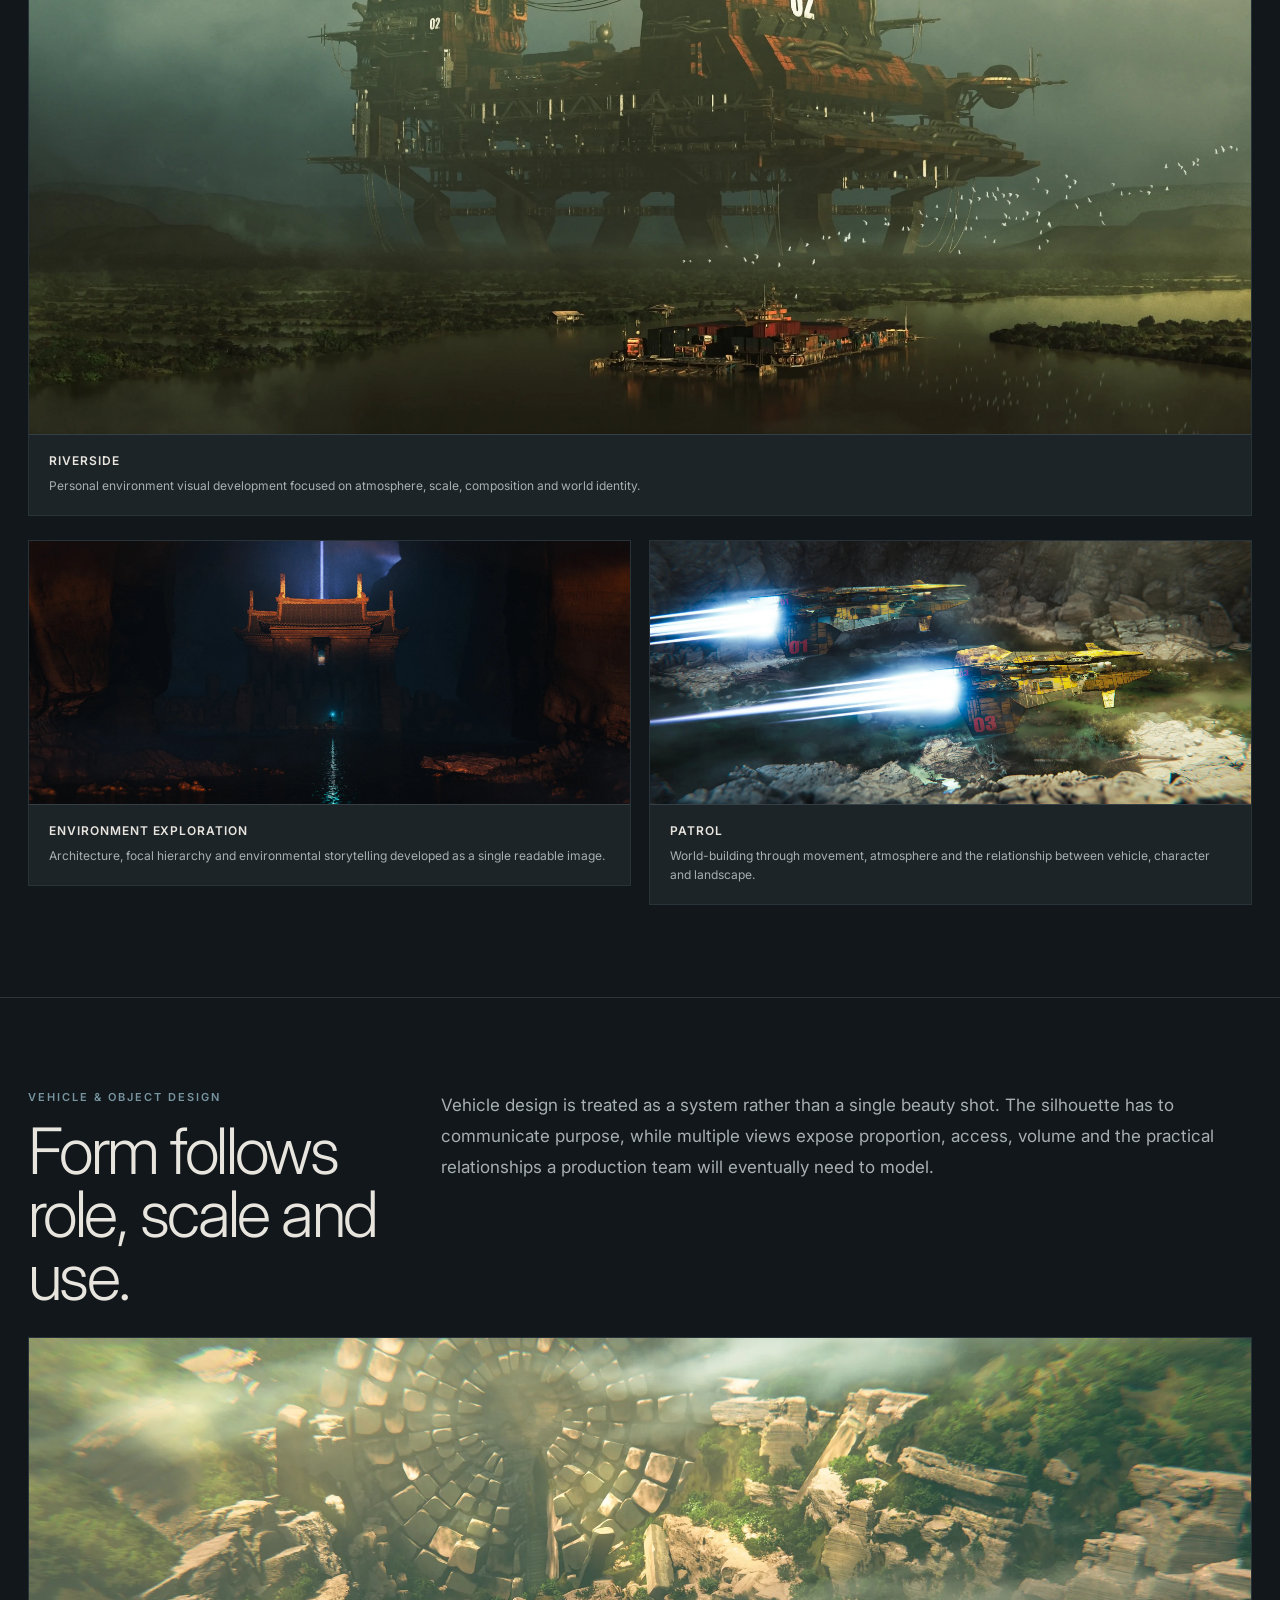
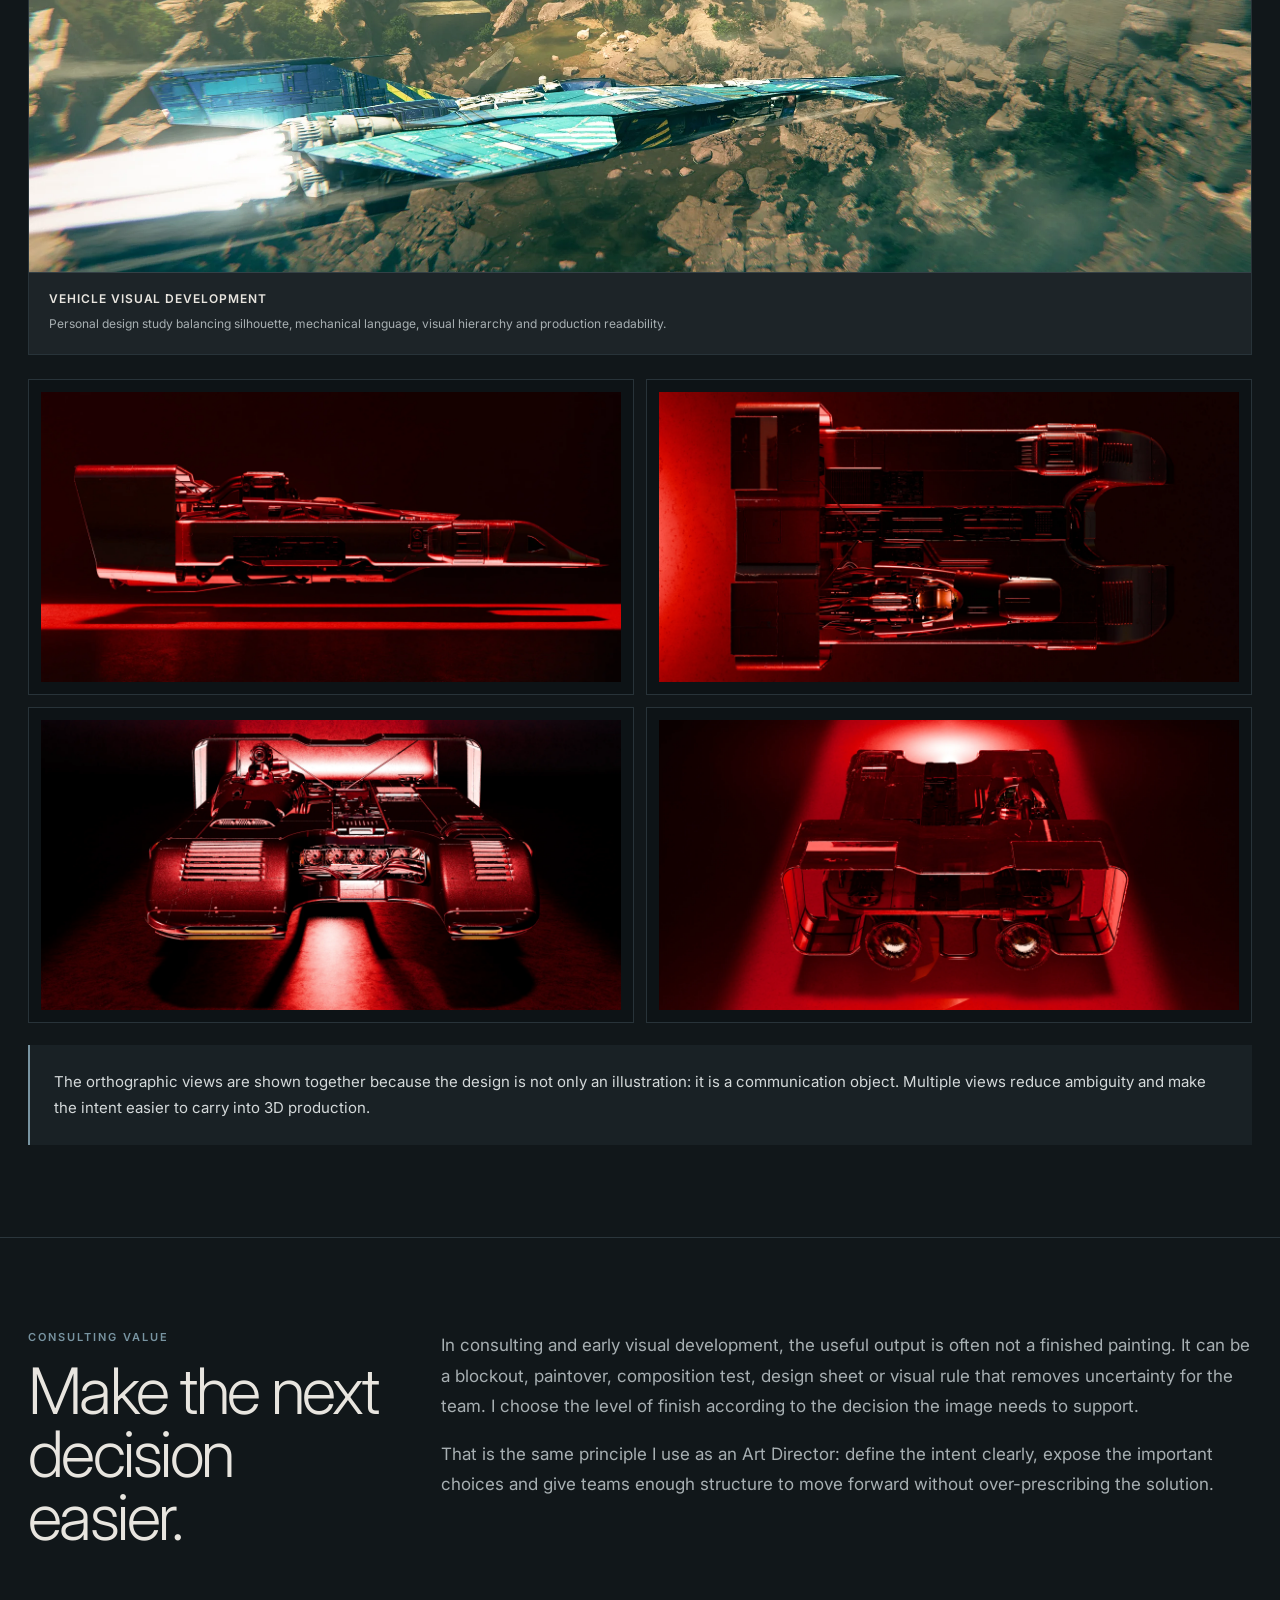
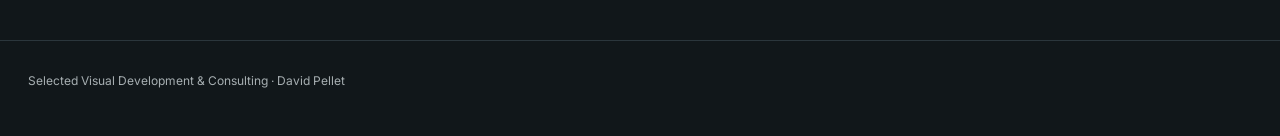
<file: visual-development.html>
<!doctype html>
<html lang="en">
<head>
<meta charset="utf-8">
<meta name="viewport" content="width=device-width,initial-scale=1">
<meta name="description" content="Selected Visual Development & Consulting, worlds, environments, vehicles and visual prototyping by David Pellet.">
<title>Selected Visual Development & Consulting, David Pellet</title>
<link rel="preconnect" href="https://fonts.googleapis.com">
<link rel="preconnect" href="https://fonts.gstatic.com" crossorigin>
<link href="https://fonts.googleapis.com/css2?family=Inter:wght@300;400;500;600&display=swap" rel="stylesheet">
<style>
:root{--bg:#11171a;--surface:#1d2428;--text:#e8e5df;--muted:#a7afb2;--line:rgba(120,148,161,.25);--accent:#7894a1;--max:1420px}
*{box-sizing:border-box}html{background:var(--bg);scroll-behavior:smooth}body{margin:0;background:var(--bg);color:var(--text);font-family:Inter,Arial,Helvetica,sans-serif;-webkit-font-smoothing:antialiased}a{color:inherit;text-decoration:none}img{display:block;max-width:100%;height:auto}.shell{width:min(calc(100% - 48px),var(--max));margin:auto}.top{position:sticky;top:0;z-index:20;background:rgba(17,23,26,.92);backdrop-filter:blur(12px);border-bottom:1px solid var(--line)}.nav{min-height:72px;display:flex;align-items:center;justify-content:space-between;gap:24px}.btn{padding:12px 16px;border:1px solid var(--line);border-radius:999px;font-size:12px;font-weight:600;text-transform:uppercase;letter-spacing:.08em}.brand{color:var(--muted);font-size:12px;letter-spacing:.08em;text-transform:uppercase}.hero{padding:72px 0 64px}.eyebrow{color:var(--accent);font-size:11px;font-weight:600;text-transform:uppercase;letter-spacing:.18em;margin:0 0 16px}h1,h2{font-family:Inter,Arial,Helvetica,sans-serif;font-weight:300;letter-spacing:-.04em}h1{font-size:clamp(58px,8vw,124px);line-height:.87;margin:0;max-width:1180px}h2{font-size:clamp(44px,5vw,76px);line-height:.98;margin:0}.lead{max-width:980px;color:#c5cbcd;font-size:20px;line-height:1.75;margin:28px 0 0}.meta{display:grid;grid-template-columns:repeat(4,1fr);border-top:1px solid var(--line);border-left:1px solid var(--line);margin-top:42px}.meta>div{padding:24px;border-right:1px solid var(--line);border-bottom:1px solid var(--line);min-height:130px}.meta span{display:block;color:var(--accent);font-size:10px;font-weight:600;text-transform:uppercase;letter-spacing:.14em}.meta strong{display:block;margin-top:16px;font-size:16px;line-height:1.45}.section{padding:112px 0;border-top:1px solid var(--line)}.section-grid{display:grid;grid-template-columns:.62fr 1.38fr;gap:58px;align-items:start}.copy p{color:var(--muted);font-size:17px;line-height:1.8;margin-top:0}.feature{margin-top:38px;border:1px solid var(--line);background:#0d1316}.feature img{width:100%;height:auto;object-fit:contain}.caption{padding:18px 20px;border-top:1px solid var(--line);background:var(--surface)}.caption strong{display:block;font-size:12px;text-transform:uppercase;letter-spacing:.08em}.caption span{display:block;margin-top:7px;color:var(--muted);font-size:12px;line-height:1.65}.duo{display:grid;grid-template-columns:1fr 1fr;gap:22px;margin-top:30px;align-items:start}.media{border:1px solid var(--line);background:#0d1316}.media img{width:100%;height:auto;object-fit:contain}.orthos{display:grid;grid-template-columns:1fr 1fr;gap:14px;margin-top:30px}.ortho{border:1px solid var(--line);background:#0d1316;padding:12px}.ortho img{width:100%;height:auto;object-fit:contain}.system-note{margin-top:22px;padding:24px;border-left:2px solid var(--accent);background:rgba(120,148,161,.08);color:#d4d9da;font-size:15px;line-height:1.75}.footer{padding:44px 0 70px;border-top:1px solid var(--line);color:var(--muted);font-size:12px}@media(max-width:1050px){.meta,.duo,.orthos,.section-grid{grid-template-columns:1fr}}@media(max-width:650px){.shell{width:min(calc(100% - 28px),var(--max))}.brand{display:none}.section{padding:82px 0}}
</style>

<!-- SPACING_PASS_V1 -->
<style>
.hero{padding:50px 0 40px!important}
.meta{margin-top:30px!important}
.section{padding:92px 0!important}
.section-grid{gap:46px!important}
.feature{margin-top:28px!important}
.duo{gap:18px!important;margin-top:24px!important}
.orthos{gap:12px!important;margin-top:24px!important}
.system-note{margin-top:18px!important}
.footer{padding:32px 0 48px!important}
@media(max-width:650px){.section{padding:68px 0!important}}
</style>
<link rel="stylesheet" href="./assets/portfolio-system.css">
</head>
<body class="case-study visualdev">
<header class="top"><div class="shell nav"><a class="btn" href="index.html">Back to portfolio</a><span class="brand">David Pellet · Creative Art Director</span><a class="btn" href="mailto:davidpellet@gmail.com">Contact</a></div></header>
<main>
<section class="hero"><div class="shell"><p class="eyebrow">Case study · Hands-on Visual Development</p><h1>Selected Visual<br>Development & Consulting</h1><p class="lead">Personal visual-development work spanning worlds, environments, vehicles and visual prototyping, showing the hands-on craft and design judgement behind my art-direction practice.</p><div class="meta"><div><span>Practice</span><strong>Visual Development · Concept Art</strong></div><div><span>Focus</span><strong>Worlds · Environments · Vehicles</strong></div><div><span>Tools</span><strong>2D · 3D blockout · Paintover</strong></div><div><span>Purpose</span><strong>Make visual decisions clear and producible</strong></div></div></div></section>
<section class="section"><div class="shell section-grid"><div><p class="eyebrow">Creative practice</p><h2>Direction grounded in making.</h2></div><div class="copy"><p>I use hands-on visual development to solve questions before they become expensive production problems. The goal is not to generate images for their own sake, but to establish atmosphere, scale, form language, composition and functional logic clearly enough that the next production decision becomes easier.</p><p>This work complements my leadership case studies by showing the craft foundation behind the direction: I can explore, prototype, paint over and resolve visual problems directly when a project needs it.</p></div></div></section>
<section class="section"><div class="shell"><div class="section-grid"><div><p class="eyebrow">World & atmosphere</p><h2>Establish the feeling before the detail.</h2></div><div class="copy"><p>Large-scale environment work starts with hierarchy: where the eye goes, what establishes the world, what provides scale and what the image needs to communicate before surface detail takes over.</p></div></div><figure class="feature"><img src="./assets/web/visual-development/riverside_91.4x45.7.webp" alt="Riverside environment visual development by David Pellet" loading="lazy" decoding="async"><figcaption class="caption"><strong>Riverside</strong><span>Personal environment visual development focused on atmosphere, scale, composition and world identity.</span></figcaption></figure><div class="duo"><figure class="media"><img src="./assets/web/visual-development/temple-01-LR.webp" alt="Temple environment visual development by David Pellet" loading="lazy" decoding="async"><figcaption class="caption"><strong>Environment exploration</strong><span>Architecture, focal hierarchy and environmental storytelling developed as a single readable image.</span></figcaption></figure><figure class="media"><img src="./assets/web/visual-development/Patrol_01-LR.webp" alt="Patrol visual development by David Pellet" loading="lazy" decoding="async"><figcaption class="caption"><strong>Patrol</strong><span>World-building through movement, atmosphere and the relationship between vehicle, character and landscape.</span></figcaption></figure></div></div></section>
<section class="section"><div class="shell"><div class="section-grid"><div><p class="eyebrow">Vehicle & object design</p><h2>Form follows role, scale and use.</h2></div><div class="copy"><p>Vehicle design is treated as a system rather than a single beauty shot. The silhouette has to communicate purpose, while multiple views expose proportion, access, volume and the practical relationships a production team will eventually need to model.</p></div></div><figure class="feature"><img src="./assets/web/visual-development/starfighter_02a-LR.webp" alt="Starfighter visual development by David Pellet" loading="lazy" decoding="async"><figcaption class="caption"><strong>Vehicle visual development</strong><span>Personal design study balancing silhouette, mechanical language, visual hierarchy and production readability.</span></figcaption></figure><div class="orthos"><figure class="ortho"><img src="./assets/web/visual-development/speedster_side.webp" alt="Speedster side view" loading="lazy" decoding="async"></figure><figure class="ortho"><img src="./assets/web/visual-development/speedster_top.webp" alt="Speedster top view" loading="lazy" decoding="async"></figure><figure class="ortho"><img src="./assets/web/visual-development/speedster_front.webp" alt="Speedster front view" loading="lazy" decoding="async"></figure><figure class="ortho"><img src="./assets/web/visual-development/speedster-back.webp" alt="Speedster back view" loading="lazy" decoding="async"></figure></div><div class="system-note">The orthographic views are shown together because the design is not only an illustration: it is a communication object. Multiple views reduce ambiguity and make the intent easier to carry into 3D production.</div></div></section>
<section class="section"><div class="shell section-grid"><div><p class="eyebrow">Consulting value</p><h2>Make the next decision easier.</h2></div><div class="copy"><p>In consulting and early visual development, the useful output is often not a finished painting. It can be a blockout, paintover, composition test, design sheet or visual rule that removes uncertainty for the team. I choose the level of finish according to the decision the image needs to support.</p><p>That is the same principle I use as an Art Director: define the intent clearly, expose the important choices and give teams enough structure to move forward without over-prescribing the solution.</p></div></div></section>
</main>
<footer class="footer"><div class="shell">Selected Visual Development & Consulting · David Pellet</div></footer>
</body></html>
</file>
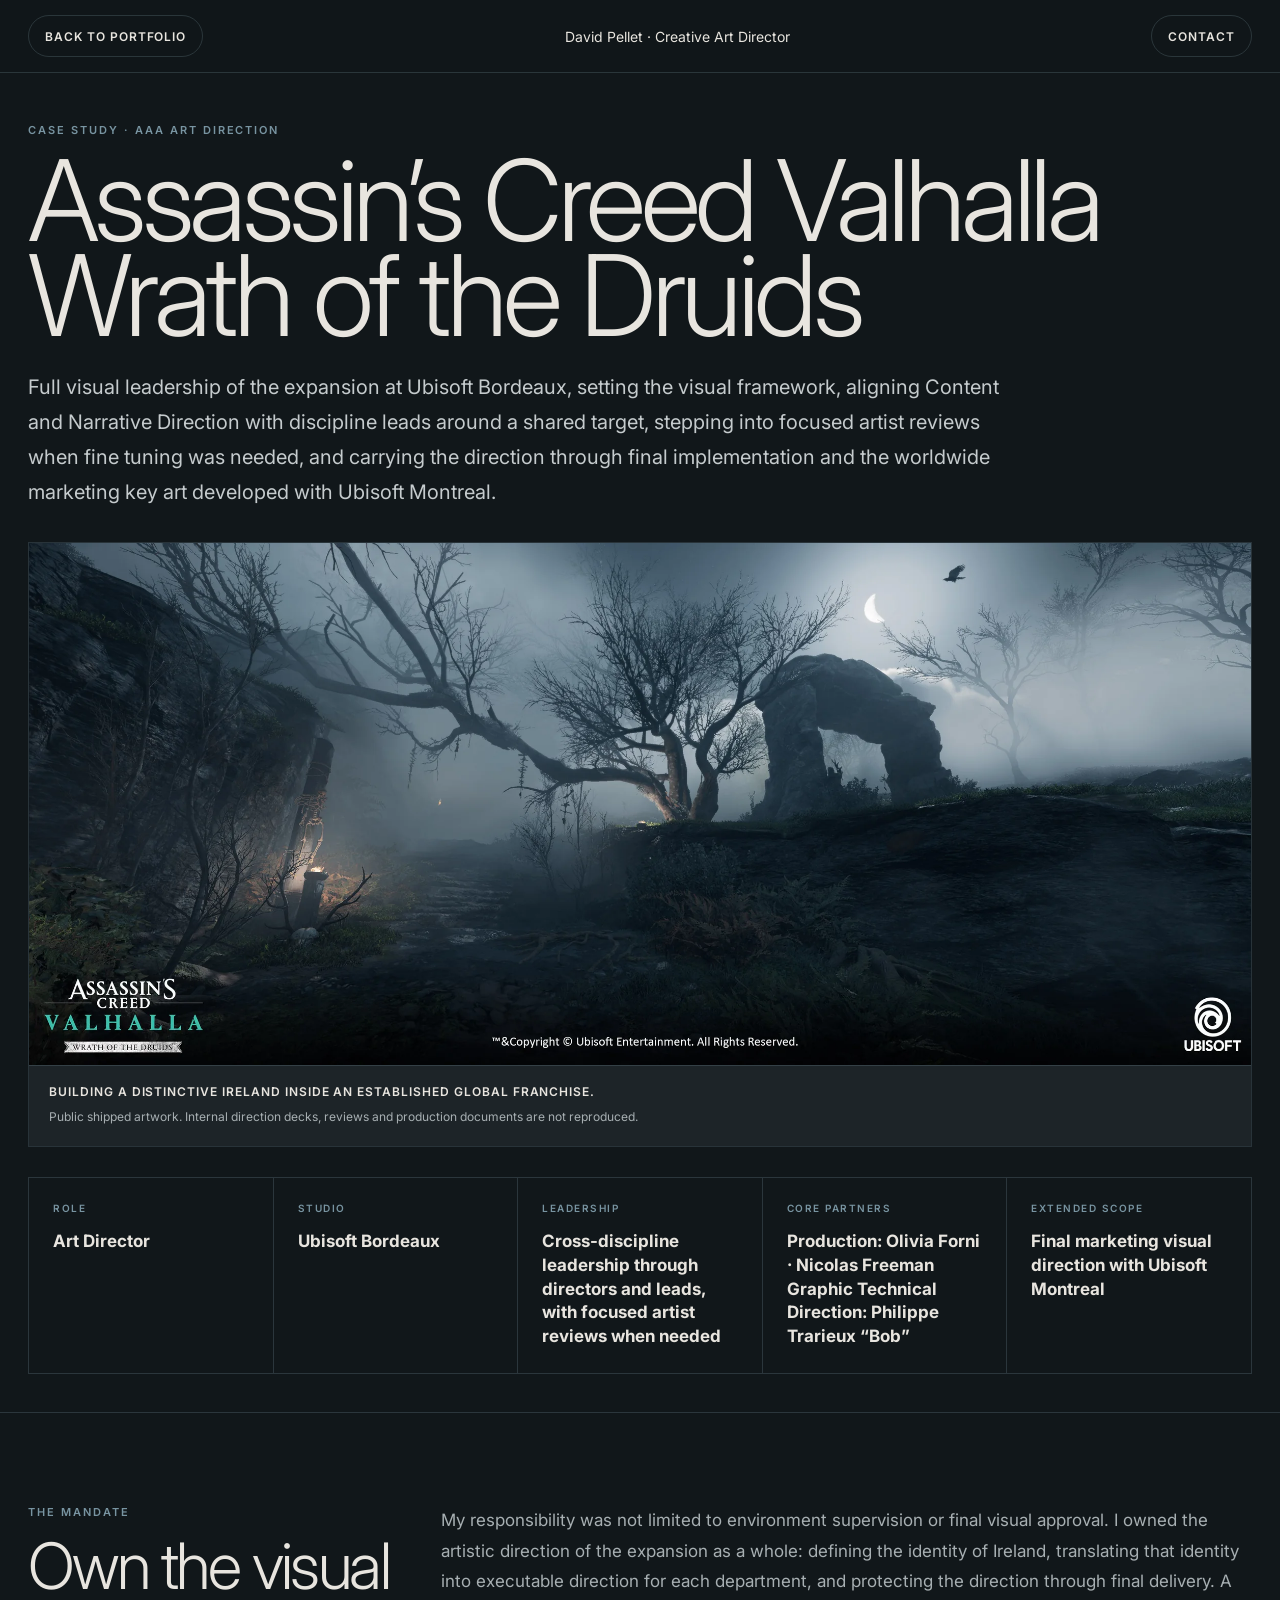
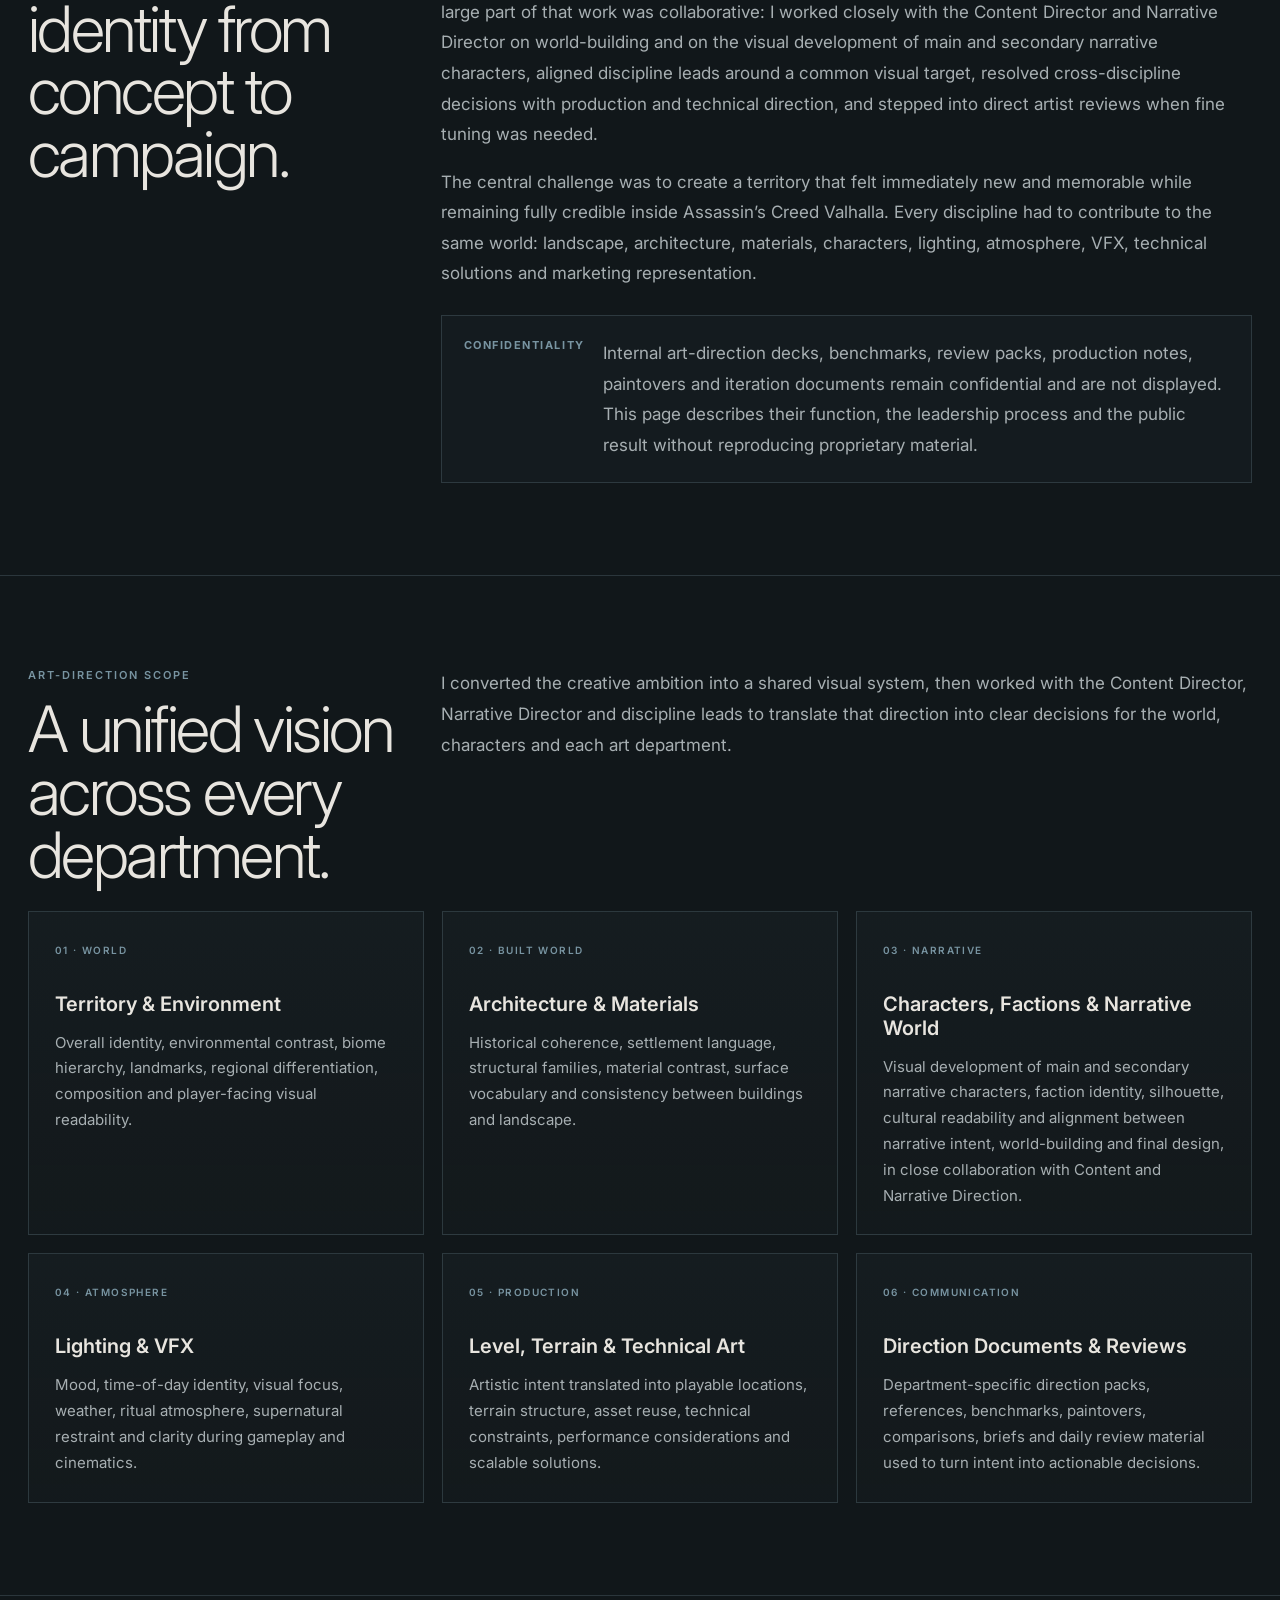
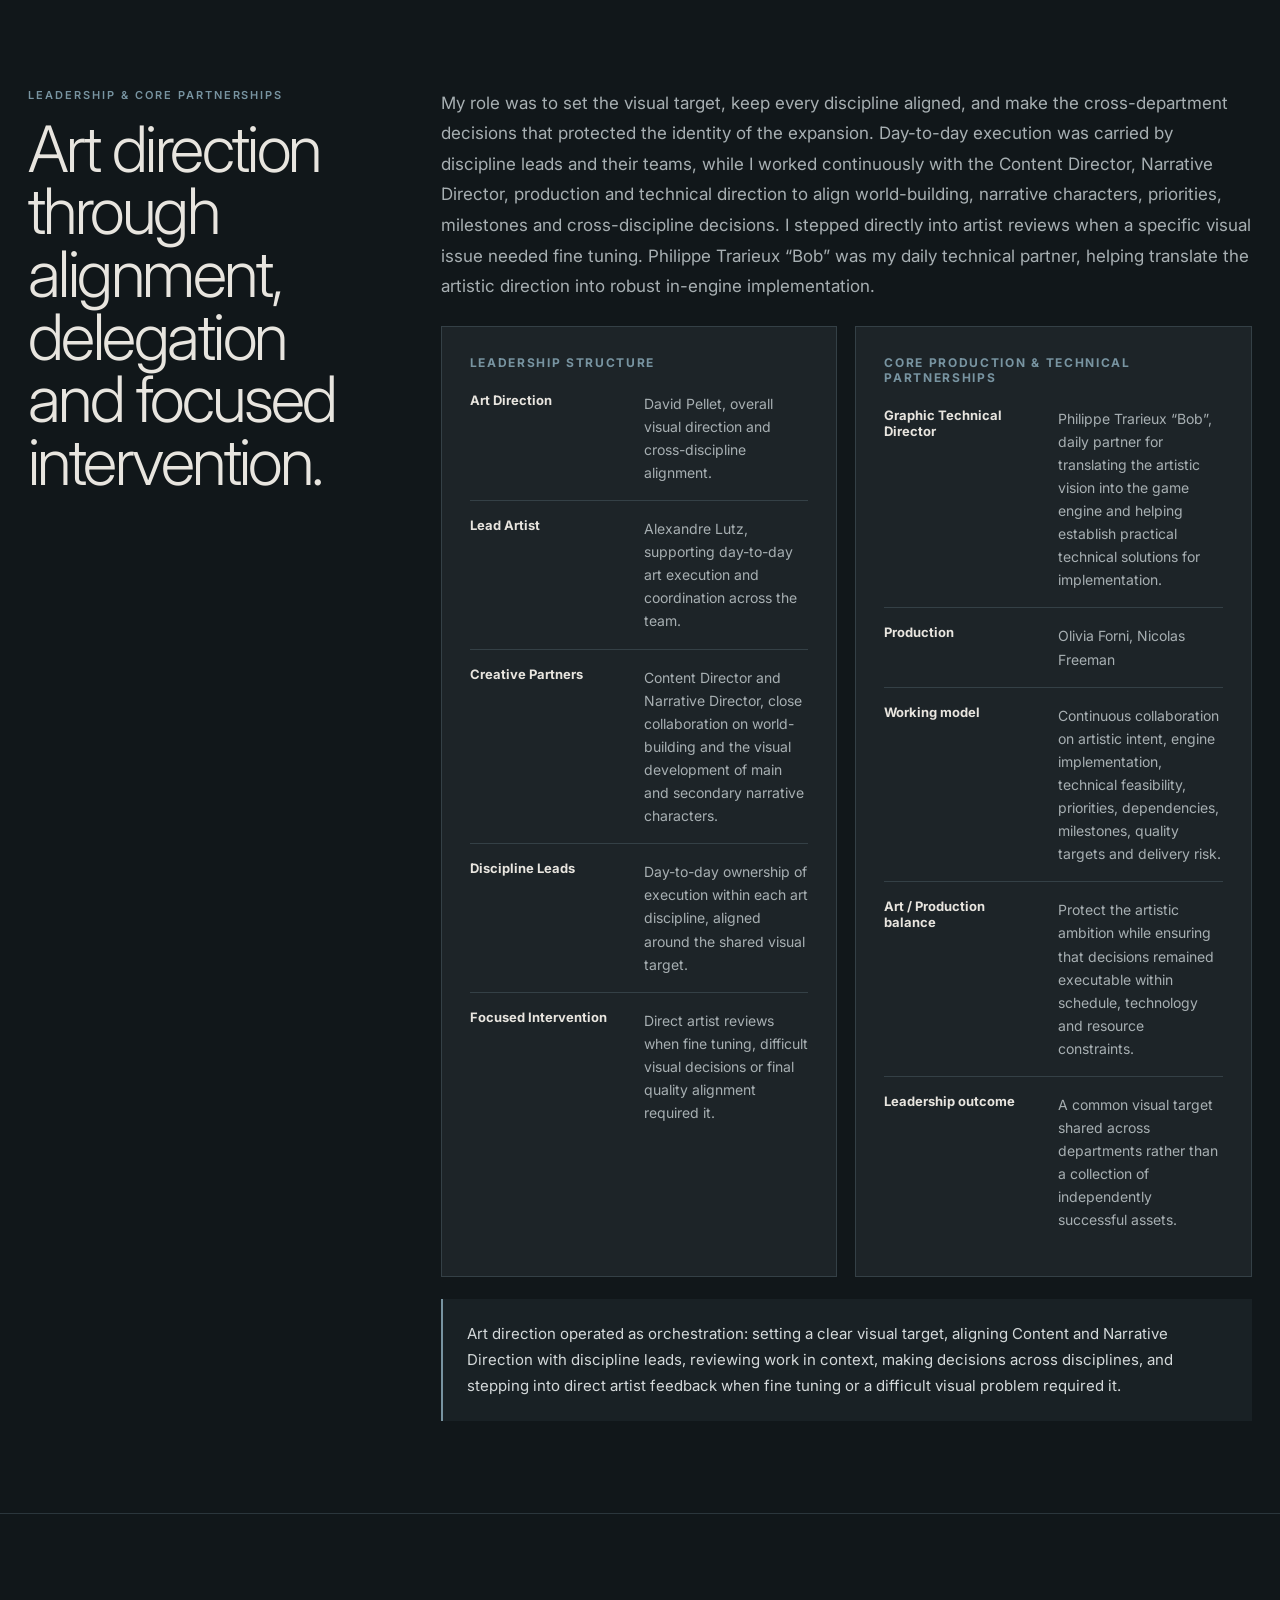
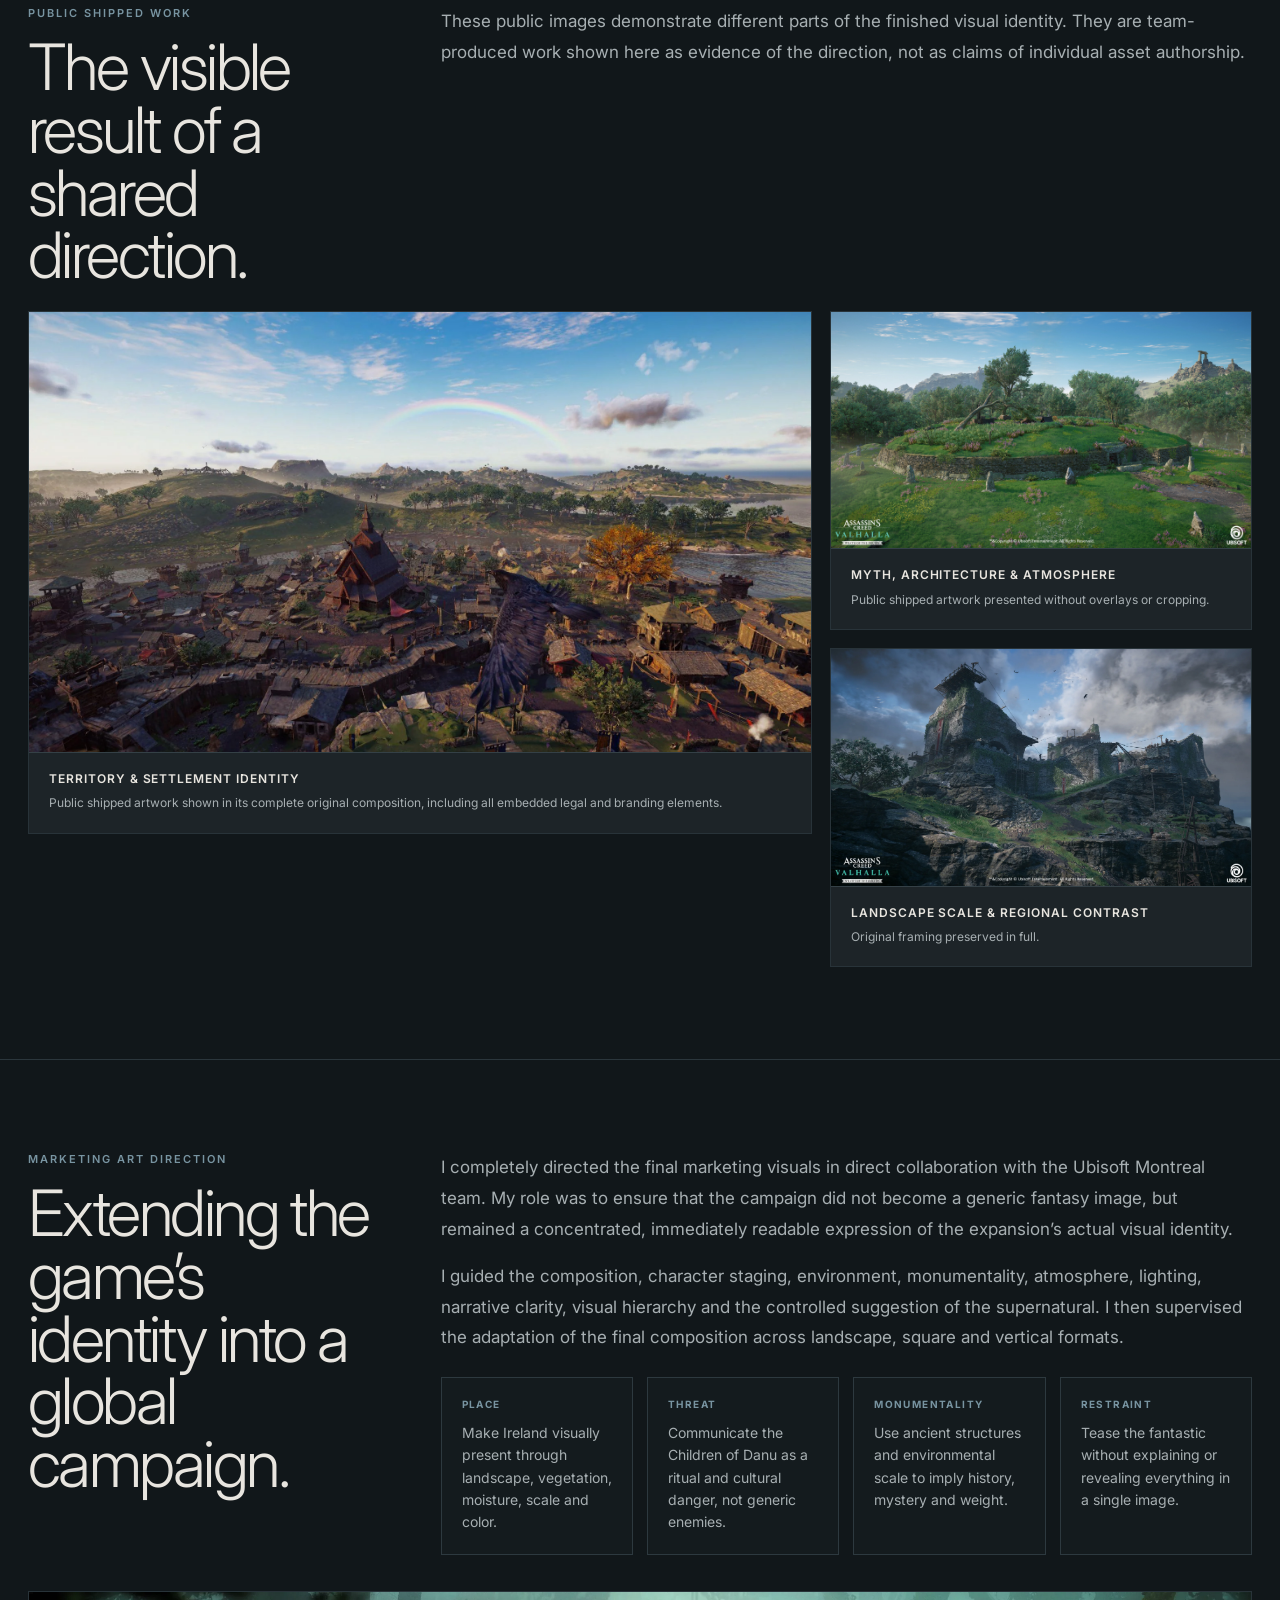
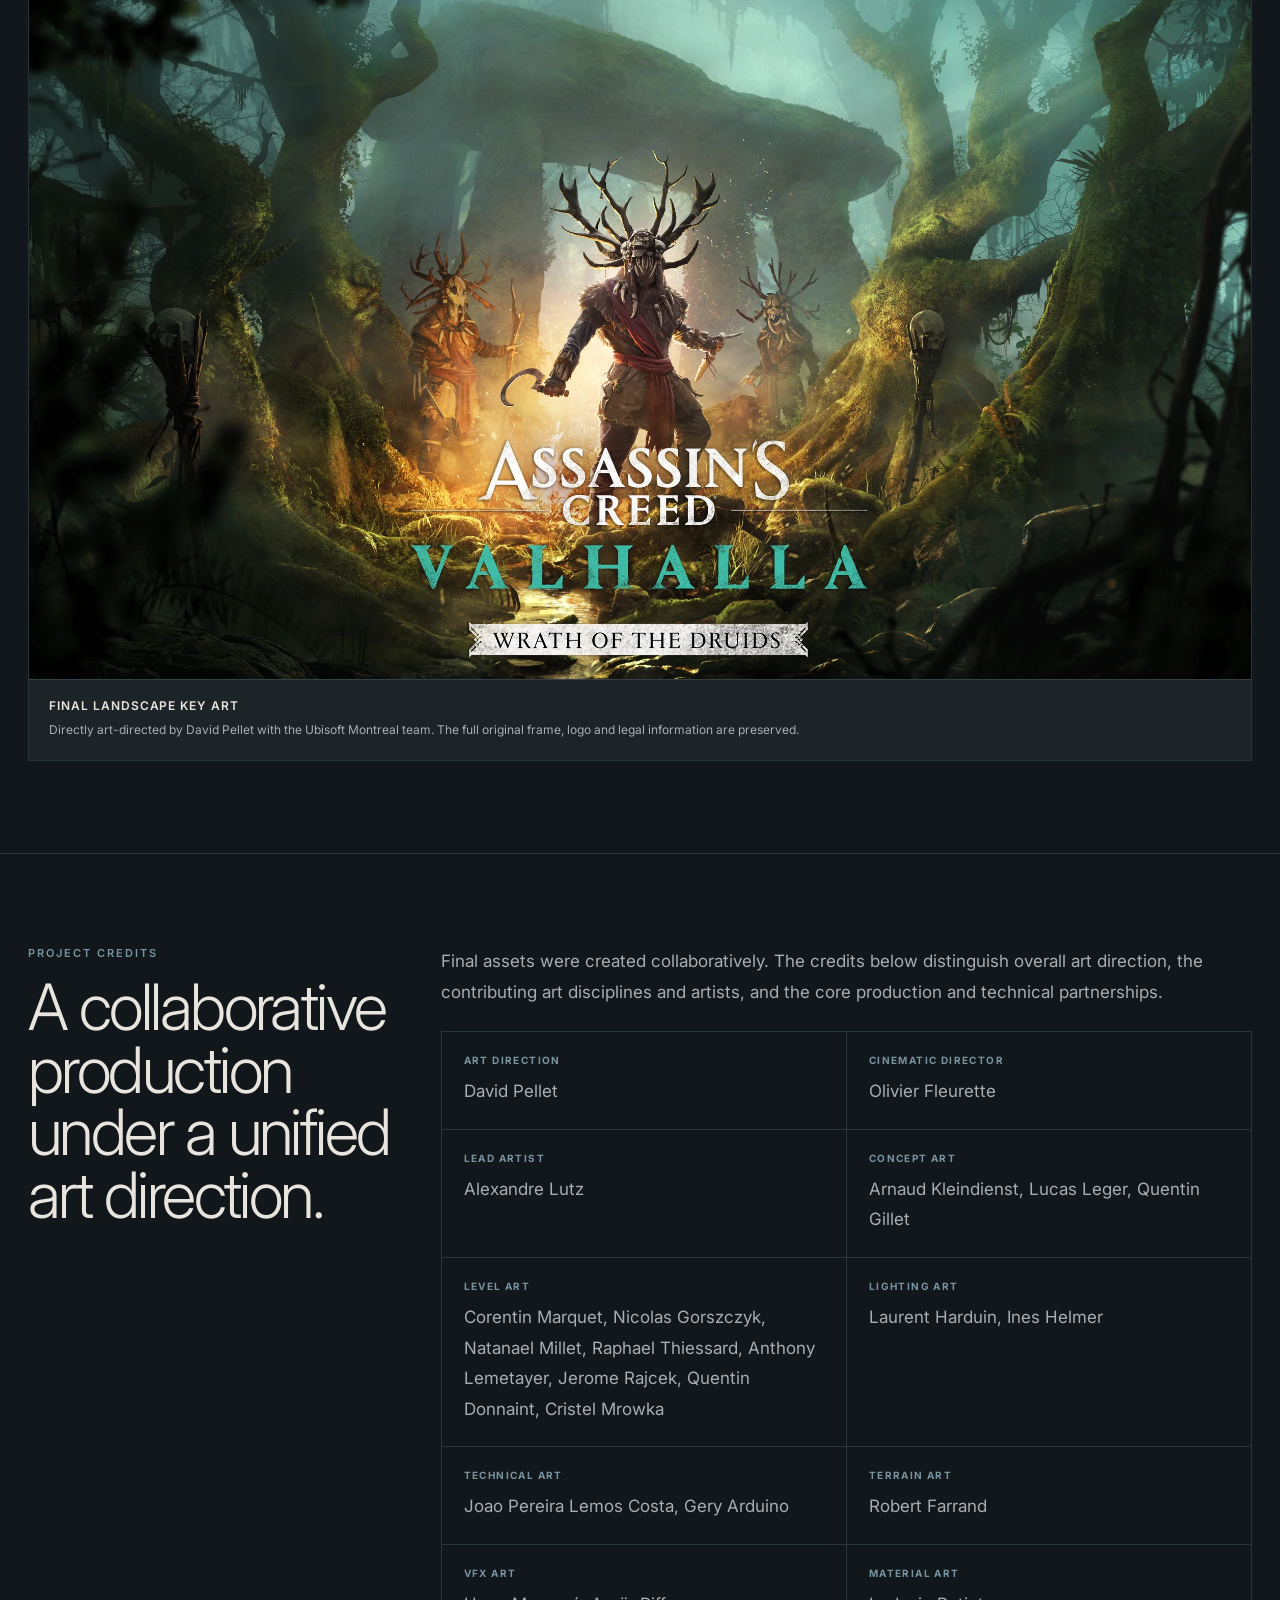
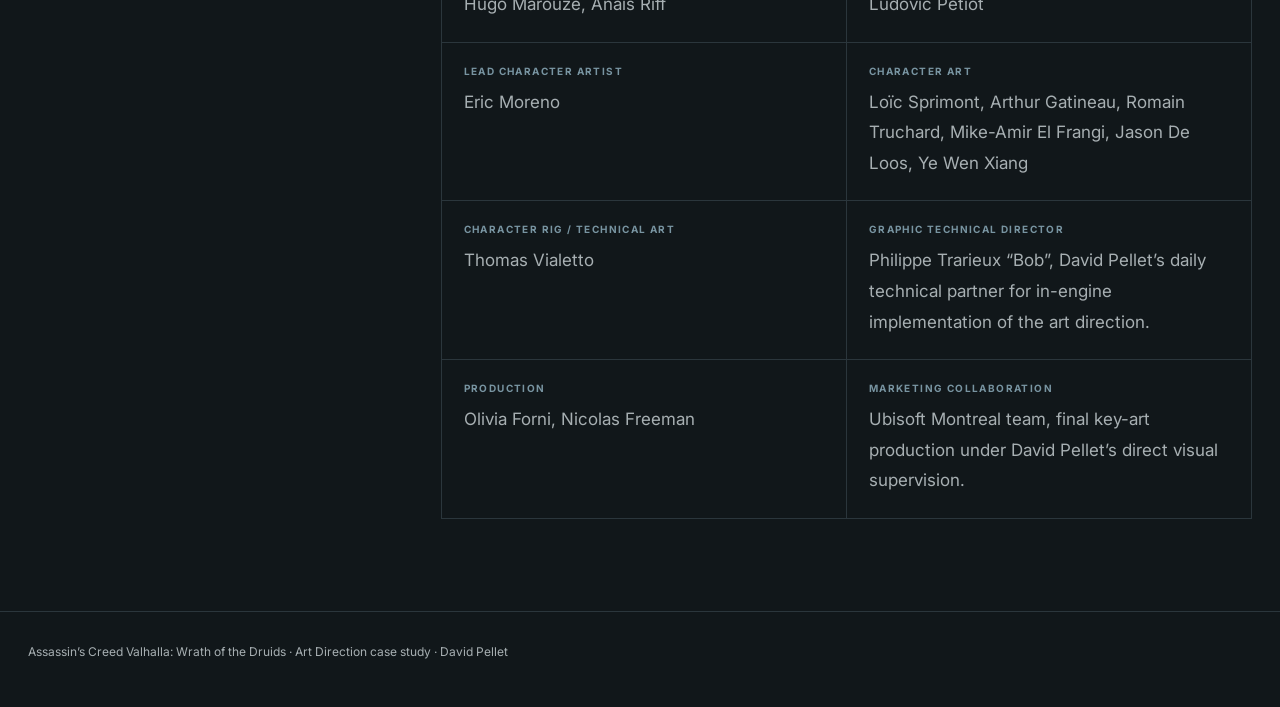
<file: wrath-of-the-druids.html>
<!DOCTYPE html>
<html lang="en">
<head>
<meta charset="UTF-8">
<meta name="viewport" content="width=device-width, initial-scale=1.0">
<meta name="description" content="Assassin's Creed Valhalla: Wrath of the Druids, Art Direction case study by David Pellet.">
<title>Wrath of the Druids, Art Direction | David Pellet</title>
<link rel="preconnect" href="https://fonts.googleapis.com">
<link rel="preconnect" href="https://fonts.gstatic.com" crossorigin>
<link href="https://fonts.googleapis.com/css2?family=Inter:wght@300;400;500;600&display=swap" rel="stylesheet">
<style>
:root{--bg:#11171a;--surface:#1d2428;--surface2:#242d31;--text:#e8e5df;--muted:#a7afb2;--line:rgba(120,148,161,.25);--accent:#7894a1;--gold:#7894a1;--max:1420px}*{box-sizing:border-box}html{scroll-behavior:smooth;background:var(--bg)}body{margin:0;background:var(--bg);color:var(--text);font-family:Inter,Arial,Helvetica,sans-serif;-webkit-font-smoothing:antialiased}a{color:inherit;text-decoration:none}img{display:block;width:100%;max-width:100%;height:auto;object-fit:contain;object-position:center}figure{margin:0}.shell{width:min(calc(100% - 48px),var(--max));margin:0 auto}.eyebrow{margin:0 0 16px;color:var(--accent);font-size:11px;font-weight:600;letter-spacing:.18em;text-transform:uppercase}.topbar{position:sticky;top:0;z-index:50;background:rgba(17,23,26,.92);backdrop-filter:blur(12px);border-bottom:1px solid var(--line)}.topbar-inner{min-height:74px;display:flex;align-items:center;justify-content:space-between;gap:24px}.button{display:inline-flex;align-items:center;justify-content:center;min-height:44px;padding:0 16px;border:1px solid var(--line);border-radius:999px;font-size:12px;font-weight:600;letter-spacing:.08em;text-transform:uppercase}.button.primary{background:var(--text);color:#11171a;border-color:var(--text)}.brand{font-size:12px;color:var(--muted);letter-spacing:.08em;text-transform:uppercase}.hero{padding:68px 0 48px}.hero h1{margin:0;max-width:1080px;font-family:Inter,Arial,Helvetica,sans-serif;font-size:clamp(58px,8vw,122px);font-weight:300;line-height:.87;letter-spacing:-.042em}.hero-lead{max-width:960px;margin:28px 0 0;color:#c5cbcd;font-size:20px;line-height:1.7}.hero-media{margin-top:44px;border:1px solid var(--line);background:#0d1316}.hero-media img{width:100%;height:auto;object-fit:contain}.hero-media figcaption{display:grid;grid-template-columns:1.4fr .6fr;gap:28px;padding:20px 22px 22px;border-top:1px solid var(--line);background:var(--surface)}.hero-media figcaption strong{font-family:Inter,Arial,Helvetica,sans-serif;font-size:25px;font-weight:300;line-height:1.25}.hero-media figcaption span{color:var(--muted);font-size:12px;line-height:1.6;text-align:right}.meta-grid{display:grid;grid-template-columns:repeat(5,1fr);border-top:1px solid var(--line);border-left:1px solid var(--line);margin-top:24px}.meta{min-height:145px;padding:24px;border-right:1px solid var(--line);border-bottom:1px solid var(--line)}.meta span{display:block;color:var(--accent);font-size:10px;font-weight:600;letter-spacing:.15em;text-transform:uppercase}.meta strong{display:block;margin-top:16px;font-size:17px;line-height:1.4}.section{padding:118px 0;border-top:1px solid var(--line)}.section-grid{display:grid;grid-template-columns:.62fr 1.38fr;gap:58px;align-items:start}.section h2{margin:0;font-family:Inter,Arial,Helvetica,sans-serif;font-size:clamp(42px,5vw,72px);font-weight:300;line-height:.97;letter-spacing:-.035em}.copy p,.copy li{color:var(--muted);font-size:17px;line-height:1.8}.copy p:first-child{margin-top:0}.copy ul{margin:18px 0 0 20px;padding:0}.callout{margin-top:24px;padding:22px 24px;border-left:2px solid var(--accent);background:rgba(120,148,161,.08);color:#d4d9da;font-size:15px;line-height:1.75}.confidential{display:grid;grid-template-columns:auto 1fr;gap:18px;margin-top:26px;padding:22px;border:1px solid var(--line);background:rgba(120,148,161,.035)}.confidential b{color:var(--accent);font-size:11px;letter-spacing:.14em;text-transform:uppercase}.confidential p{margin:0;color:var(--muted);font-size:14px;line-height:1.68}.scope-grid,.method-grid,.docs-grid,.team-grid,.gallery-grid{display:grid;gap:18px}.scope-grid{grid-template-columns:repeat(3,1fr);margin-top:30px}.card{padding:26px;border:1px solid var(--line);background:linear-gradient(180deg,rgba(120,148,161,.045),rgba(120,148,161,.015))}.card .num{color:var(--accent);font-size:10px;font-weight:600;letter-spacing:.14em;text-transform:uppercase}.card h3{margin:34px 0 14px;font-size:20px;font-weight:600}.card p{margin:0;color:var(--muted);font-size:15px;line-height:1.72}.method-grid{grid-template-columns:repeat(3,1fr);margin-top:34px}.method-card{min-height:310px}.docs-grid{grid-template-columns:1fr 1fr;margin-top:30px}.doc-card h3{margin:0 0 12px;font-size:16px;text-transform:uppercase;letter-spacing:.06em}.doc-card p{margin:0;color:var(--muted);font-size:15px;line-height:1.74}.team-grid{grid-template-columns:1fr 1fr;margin-top:28px}.team-block{padding:28px;border:1px solid var(--line);background:var(--surface)}.team-block h3{margin:0 0 22px;color:var(--accent);font-size:12px;letter-spacing:.14em;text-transform:uppercase}.role-row{display:grid;grid-template-columns:150px 1fr;gap:24px;padding:16px 0;border-top:1px solid var(--line)}.role-row:first-of-type{border-top:0;padding-top:0}.role-row b{font-size:13px}.role-row span{color:var(--muted);font-size:14px;line-height:1.65}.gallery-grid{grid-template-columns:1.3fr .7fr;align-items:start;margin-top:30px}.image-card,.marketing-main{border:1px solid var(--line);background:#0d1316}.image-stack{display:grid;gap:18px;align-content:start}.image-card figcaption,.marketing-main figcaption{padding:15px 17px;border-top:1px solid var(--line);background:var(--surface);color:var(--muted);font-size:12px;line-height:1.55}.image-card figcaption strong,.marketing-main figcaption strong{display:block;margin-bottom:5px;color:var(--text);font-size:12px;letter-spacing:.06em;text-transform:uppercase}.marketing-principles{display:grid;grid-template-columns:repeat(4,1fr);gap:14px;margin-top:24px}.marketing-principles div{padding:20px;border:1px solid var(--line);background:rgba(120,148,161,.03)}.marketing-principles b{display:block;color:var(--accent);font-size:10px;letter-spacing:.14em;text-transform:uppercase}.marketing-principles span{display:block;margin-top:12px;color:var(--muted);font-size:14px;line-height:1.6}.credits{display:grid;grid-template-columns:repeat(2,1fr);border-top:1px solid var(--line);border-left:1px solid var(--line);margin-top:30px}.credit{padding:22px;border-right:1px solid var(--line);border-bottom:1px solid var(--line)}.credit h3{margin:0 0 10px;color:var(--accent);font-size:10px;letter-spacing:.14em;text-transform:uppercase}.credit p{margin:0;color:var(--text);font-size:14px;line-height:1.7}.footer{padding:44px 0 70px;border-top:1px solid var(--line);color:var(--muted);font-size:12px}@media(max-width:1080px){.meta-grid{grid-template-columns:1fr 1fr}.section-grid,.scope-grid,.method-grid,.docs-grid,.team-grid,.gallery-grid,.marketing-principles{grid-template-columns:1fr}.hero-media figcaption{grid-template-columns:1fr}.hero-media figcaption span{text-align:left}}@media(max-width:650px){.shell{width:min(calc(100% - 28px),var(--max))}.topbar-inner{min-height:64px}.brand{display:none}.hero{padding-top:36px}.meta-grid,.credits{grid-template-columns:1fr}.section{padding:84px 0}.role-row{grid-template-columns:1fr;gap:8px}}
</style>

<!-- SPACING_PASS_V1 -->
<style>
.hero{padding:50px 0 36px!important}
.hero-media{margin-top:32px!important}
.section{padding:92px 0!important}
.section-grid{gap:46px!important}
.scope-grid,.method-grid,.docs-grid,.gallery-grid,.credits{margin-top:24px!important}
.method-card{min-height:250px!important}
.footer{padding:32px 0 48px!important}
@media(max-width:650px){.section{padding:68px 0!important}}
</style>
<link rel="stylesheet" href="./assets/portfolio-system.css">
</head>
<body class="case-study wrath">
<header class="topbar"><div class="shell topbar-inner"><a class="button" href="index.html">Back to portfolio</a><div class="brand">David Pellet · Creative Art Director</div><a class="button primary" href="mailto:davidpellet@gmail.com">Contact</a></div></header>
<main>
<section class="hero"><div class="shell"><p class="eyebrow">Case study · AAA Art Direction</p><h1>Assassin’s Creed Valhalla<br>Wrath of the Druids</h1><p class="hero-lead">Full visual leadership of the expansion at Ubisoft Bordeaux, setting the visual framework, aligning Content and Narrative Direction with discipline leads around a shared target, stepping into focused artist reviews when fine tuning was needed, and carrying the direction through final implementation and the worldwide marketing key art developed with Ubisoft Montreal.</p><figure class="hero-media"><img src="./assets/web/wrath/connacht-lackanscaul.webp" alt="Public shipped environment artwork from Assassin’s Creed Valhalla: Wrath of the Druids" loading="eager" decoding="async" fetchpriority="high"><figcaption><strong>Building a distinctive Ireland inside an established global franchise.</strong><span>Public shipped artwork. Internal direction decks, reviews and production documents are not reproduced.</span></figcaption></figure><div class="meta-grid"><div class="meta"><span>Role</span><strong>Art Director</strong></div><div class="meta"><span>Studio</span><strong>Ubisoft Bordeaux</strong></div><div class="meta"><span>Leadership</span><strong>Cross-discipline leadership through directors and leads, with focused artist reviews when needed</strong></div><div class="meta"><span>Core partners</span><strong>Production: Olivia Forni · Nicolas Freeman<br>Graphic Technical Direction: Philippe Trarieux “Bob”</strong></div><div class="meta"><span>Extended scope</span><strong>Final marketing visual direction with Ubisoft Montreal</strong></div></div></div></section>
<section class="section"><div class="shell section-grid"><div><p class="eyebrow">The mandate</p><h2>Own the visual identity from concept to campaign.</h2></div><div class="copy"><p>My responsibility was not limited to environment supervision or final visual approval. I owned the artistic direction of the expansion as a whole: defining the identity of Ireland, translating that identity into executable direction for each department, and protecting the direction through final delivery. A large part of that work was collaborative: I worked closely with the Content Director and Narrative Director on world-building and on the visual development of main and secondary narrative characters, aligned discipline leads around a common visual target, resolved cross-discipline decisions with production and technical direction, and stepped into direct artist reviews when fine tuning was needed.</p><p>The central challenge was to create a territory that felt immediately new and memorable while remaining fully credible inside Assassin’s Creed Valhalla. Every discipline had to contribute to the same world: landscape, architecture, materials, characters, lighting, atmosphere, VFX, technical solutions and marketing representation.</p><div class="confidential"><b>Confidentiality</b><p>Internal art-direction decks, benchmarks, review packs, production notes, paintovers and iteration documents remain confidential and are not displayed. This page describes their function, the leadership process and the public result without reproducing proprietary material.</p></div></div></div></section>
<section class="section"><div class="shell"><div class="section-grid"><div><p class="eyebrow">Art-direction scope</p><h2>A unified vision across every department.</h2></div><div class="copy"><p>I converted the creative ambition into a shared visual system, then worked with the Content Director, Narrative Director and discipline leads to translate that direction into clear decisions for the world, characters and each art department.</p></div></div><div class="scope-grid"><article class="card"><span class="num">01 · World</span><h3>Territory & Environment</h3><p>Overall identity, environmental contrast, biome hierarchy, landmarks, regional differentiation, composition and player-facing visual readability.</p></article><article class="card"><span class="num">02 · Built World</span><h3>Architecture & Materials</h3><p>Historical coherence, settlement language, structural families, material contrast, surface vocabulary and consistency between buildings and landscape.</p></article><article class="card"><span class="num">03 · Narrative</span><h3>Characters, Factions & Narrative World</h3><p>Visual development of main and secondary narrative characters, faction identity, silhouette, cultural readability and alignment between narrative intent, world-building and final design, in close collaboration with Content and Narrative Direction.</p></article><article class="card"><span class="num">04 · Atmosphere</span><h3>Lighting & VFX</h3><p>Mood, time-of-day identity, visual focus, weather, ritual atmosphere, supernatural restraint and clarity during gameplay and cinematics.</p></article><article class="card"><span class="num">05 · Production</span><h3>Level, Terrain & Technical Art</h3><p>Artistic intent translated into playable locations, terrain structure, asset reuse, technical constraints, performance considerations and scalable solutions.</p></article><article class="card"><span class="num">06 · Communication</span><h3>Direction Documents & Reviews</h3><p>Department-specific direction packs, references, benchmarks, paintovers, comparisons, briefs and daily review material used to turn intent into actionable decisions.</p></article></div></div></section>
<section class="section"><div class="shell section-grid"><div><p class="eyebrow">Leadership & core partnerships</p><h2>Art direction through alignment, delegation and focused intervention.</h2></div><div class="copy"><p>My role was to set the visual target, keep every discipline aligned, and make the cross-department decisions that protected the identity of the expansion. Day-to-day execution was carried by discipline leads and their teams, while I worked continuously with the Content Director, Narrative Director, production and technical direction to align world-building, narrative characters, priorities, milestones and cross-discipline decisions. I stepped directly into artist reviews when a specific visual issue needed fine tuning. Philippe Trarieux “Bob” was my daily technical partner, helping translate the artistic direction into robust in-engine implementation.</p><div class="team-grid"><div class="team-block"><h3>Leadership Structure</h3><div class="role-row"><b>Art Direction</b><span>David Pellet, overall visual direction and cross-discipline alignment.</span></div><div class="role-row"><b>Lead Artist</b><span>Alexandre Lutz, supporting day-to-day art execution and coordination across the team.</span></div><div class="role-row"><b>Creative Partners</b><span>Content Director and Narrative Director, close collaboration on world-building and the visual development of main and secondary narrative characters.</span></div><div class="role-row"><b>Discipline Leads</b><span>Day-to-day ownership of execution within each art discipline, aligned around the shared visual target.</span></div><div class="role-row"><b>Focused Intervention</b><span>Direct artist reviews when fine tuning, difficult visual decisions or final quality alignment required it.</span></div></div><div class="team-block"><h3>Core Production & Technical Partnerships</h3><div class="role-row"><b>Graphic Technical Director</b><span>Philippe Trarieux “Bob”, daily partner for translating the artistic vision into the game engine and helping establish practical technical solutions for implementation.</span></div><div class="role-row"><b>Production</b><span>Olivia Forni, Nicolas Freeman</span></div><div class="role-row"><b>Working model</b><span>Continuous collaboration on artistic intent, engine implementation, technical feasibility, priorities, dependencies, milestones, quality targets and delivery risk.</span></div><div class="role-row"><b>Art / Production balance</b><span>Protect the artistic ambition while ensuring that decisions remained executable within schedule, technology and resource constraints.</span></div><div class="role-row"><b>Leadership outcome</b><span>A common visual target shared across departments rather than a collection of independently successful assets.</span></div></div></div><div class="callout">Art direction operated as orchestration: setting a clear visual target, aligning Content and Narrative Direction with discipline leads, reviewing work in context, making decisions across disciplines, and stepping into direct artist feedback when fine tuning or a difficult visual problem required it.</div></div></div></section>
<section class="section"><div class="shell"><div class="section-grid"><div><p class="eyebrow">Public shipped work</p><h2>The visible result of a shared direction.</h2></div><div class="copy"><p>These public images demonstrate different parts of the finished visual identity. They are team-produced work shown here as evidence of the direction, not as claims of individual asset authorship.</p></div></div><div class="gallery-grid"><figure class="image-card"><img src="./assets/web/wrath/Dublin.webp" alt="Dublin environment from Wrath of the Druids" loading="lazy" decoding="async"><figcaption><strong>Territory & settlement identity</strong>Public shipped artwork shown in its complete original composition, including all embedded legal and branding elements.</figcaption></figure><div class="image-stack"><figure class="image-card"><img src="./assets/wrath/Boyne%20Tombs.jpg" alt="Boyne Tombs environment from Wrath of the Druids" loading="lazy" decoding="async"><figcaption><strong>Myth, architecture & atmosphere</strong>Public shipped artwork presented without overlays or cropping.</figcaption></figure><figure class="image-card"><img src="./assets/web/wrath/dunseverick.webp" alt="Coastal environment from Wrath of the Druids" loading="lazy" decoding="async"><figcaption><strong>Landscape scale & regional contrast</strong>Original framing preserved in full.</figcaption></figure></div></div></div></section>
<section class="section"><div class="shell section-grid"><div><p class="eyebrow">Marketing Art Direction</p><h2>Extending the game’s identity into a global campaign.</h2></div><div class="copy"><p>I completely directed the final marketing visuals in direct collaboration with the Ubisoft Montreal team. My role was to ensure that the campaign did not become a generic fantasy image, but remained a concentrated, immediately readable expression of the expansion’s actual visual identity.</p><p>I guided the composition, character staging, environment, monumentality, atmosphere, lighting, narrative clarity, visual hierarchy and the controlled suggestion of the supernatural. I then supervised the adaptation of the final composition across landscape, square and vertical formats.</p><div class="marketing-principles"><div><b>Place</b><span>Make Ireland visually present through landscape, vegetation, moisture, scale and color.</span></div><div><b>Threat</b><span>Communicate the Children of Danu as a ritual and cultural danger, not generic enemies.</span></div><div><b>Monumentality</b><span>Use ancient structures and environmental scale to imply history, mystery and weight.</span></div><div><b>Restraint</b><span>Tease the fantastic without explaining or revealing everything in a single image.</span></div></div></div></div><div class="shell" style="margin-top:36px"><figure class="marketing-main"><img src="./assets/web/wrath/Helix_ACK_EXP01_0903_Final_169.webp" alt="Wrath of the Druids final landscape marketing key art" loading="lazy" decoding="async"><figcaption><strong>Final landscape key art</strong>Directly art-directed by David Pellet with the Ubisoft Montreal team. The full original frame, logo and legal information are preserved.</figcaption></figure></div></section>
<section class="section"><div class="shell section-grid"><div><p class="eyebrow">Project credits</p><h2>A collaborative production under a unified art direction.</h2></div><div class="copy"><p>Final assets were created collaboratively. The credits below distinguish overall art direction, the contributing art disciplines and artists, and the core production and technical partnerships.</p><div class="credits"><div class="credit"><h3>Art Direction</h3><p>David Pellet</p></div><div class="credit"><h3>Cinematic Director</h3><p>Olivier Fleurette</p></div><div class="credit"><h3>Lead Artist</h3><p>Alexandre Lutz</p></div><div class="credit"><h3>Concept Art</h3><p>Arnaud Kleindienst, Lucas Leger, Quentin Gillet</p></div><div class="credit"><h3>Level Art</h3><p>Corentin Marquet, Nicolas Gorszczyk, Natanael Millet, Raphael Thiessard, Anthony Lemetayer, Jerome Rajcek, Quentin Donnaint, Cristel Mrowka</p></div><div class="credit"><h3>Lighting Art</h3><p>Laurent Harduin, Ines Helmer</p></div><div class="credit"><h3>Technical Art</h3><p>Joao Pereira Lemos Costa, Gery Arduino</p></div><div class="credit"><h3>Terrain Art</h3><p>Robert Farrand</p></div><div class="credit"><h3>VFX Art</h3><p>Hugo Marouzé, Anaïs Riff</p></div><div class="credit"><h3>Material Art</h3><p>Ludovic Petiot</p></div><div class="credit"><h3>Lead Character Artist</h3><p>Eric Moreno</p></div><div class="credit"><h3>Character Art</h3><p>Loïc Sprimont, Arthur Gatineau, Romain Truchard, Mike-Amir El Frangi, Jason De Loos, Ye Wen Xiang</p></div><div class="credit"><h3>Character Rig / Technical Art</h3><p>Thomas Vialetto</p></div><div class="credit"><h3>Graphic Technical Director</h3><p>Philippe Trarieux “Bob”, David Pellet’s daily technical partner for in-engine implementation of the art direction.</p></div><div class="credit"><h3>Production</h3><p>Olivia Forni, Nicolas Freeman</p></div><div class="credit"><h3>Marketing Collaboration</h3><p>Ubisoft Montreal team, final key-art production under David Pellet’s direct visual supervision.</p></div></div></div></div></section>
</main>
<footer class="footer"><div class="shell">Assassin’s Creed Valhalla: Wrath of the Druids · Art Direction case study · David Pellet</div></footer>
</body>
</html>
</file>
<file: assets/portfolio-system.css>
/* David Pellet portfolio system — THE KIB is the case-study benchmark */
:root{
  --bg:#11171a;
  --surface:#1d2428;
  --surface2:#242d31;
  --text:#e8e5df;
  --muted:#a7afb2;
  --line:rgba(120,148,161,.25);
  --accent:#7894a1;
  --portfolio-max:1500px;
}

body.case-study{
  background:var(--bg);
  color:var(--text);
  font-family:Inter,Arial,Helvetica,sans-serif;
  -webkit-font-smoothing:antialiased;
}
body.case-study .shell{width:min(calc(100% - 56px),var(--portfolio-max));margin-left:auto;margin-right:auto}
body.case-study .top,body.case-study .topbar{position:sticky;top:0;z-index:50;background:rgba(17,23,26,.92);backdrop-filter:blur(12px);border-bottom:1px solid var(--line)}
body.case-study .nav,body.case-study .topbar-inner{min-height:72px;display:flex;align-items:center;justify-content:space-between;gap:24px}
body.case-study .btn,body.case-study .button{display:inline-flex;align-items:center;justify-content:center;min-height:42px;padding:0 16px;border:1px solid var(--line);border-radius:999px;background:transparent;color:var(--text);font-size:12px;font-weight:600;letter-spacing:.08em;text-transform:uppercase}
body.case-study .button.primary{background:transparent;color:var(--text);border-color:var(--line)}
body.case-study .brand{color:var(--text);font-size:14px;font-weight:400;letter-spacing:0;text-transform:none}

body.case-study .hero{padding:50px 0 38px!important}
body.case-study .eyebrow{margin:0 0 16px;color:var(--accent);font-size:11px;font-weight:600;letter-spacing:.18em;text-transform:uppercase}
body.case-study h1,body.case-study h2{font-family:Inter,Arial,Helvetica,sans-serif;font-weight:300;letter-spacing:-.04em}
body.case-study h1{margin:0;max-width:1180px;font-size:clamp(64px,8.8vw,132px);line-height:.84}
body.case-study h2{margin:0;font-size:clamp(44px,5vw,76px);line-height:.98}
body.case-study .lead,body.case-study .hero-lead{max-width:980px;margin:28px 0 0;color:#c5cbcd;font-size:20px;line-height:1.75}

body.case-study .section{padding:92px 0!important;border-top:1px solid var(--line)}
body.case-study .section-grid{display:grid;grid-template-columns:.62fr 1.38fr;gap:48px!important;align-items:start}
body.case-study .copy p,body.case-study .copy li{color:var(--muted);font-size:17px;line-height:1.8}
body.case-study .copy p:first-child{margin-top:0}

/* Standard metadata rhythm */
body.case-study:not(.wrath) .meta{margin-top:30px!important;border-top:1px solid var(--line);border-left:1px solid var(--line)}
body.case-study:not(.wrath):not(.visualdev) .meta{grid-template-columns:repeat(5,1fr)}
body.case-study.visualdev .meta{grid-template-columns:repeat(4,1fr)}
body.case-study:not(.wrath) .meta>div{min-height:140px;padding:24px;border-right:1px solid var(--line);border-bottom:1px solid var(--line)}
body.case-study:not(.wrath) .meta span{display:block;color:var(--accent);font-size:10px;font-weight:600;letter-spacing:.14em;text-transform:uppercase}
body.case-study:not(.wrath) .meta strong{display:block;margin-top:16px;font-size:16px;line-height:1.45}
body.case-study.wrath .meta-grid{margin-top:30px!important;grid-template-columns:repeat(5,1fr)}
body.case-study.wrath .meta{min-height:140px;padding:24px}

/* Shared image treatment: full framing by default, caption below, never overlay text */
body.case-study figure{margin:0}
body.case-study .media,body.case-study .feature,body.case-study .hero-media,body.case-study .image-card,body.case-study .marketing-main{border:1px solid var(--line);background:#0d1316}
body.case-study .media img,body.case-study .feature img,body.case-study .hero-media img,body.case-study .image-card img,body.case-study .marketing-main img{display:block;width:100%;height:auto;object-fit:contain;object-position:center}
body.case-study .media figcaption,body.case-study .caption,body.case-study .image-card figcaption,body.case-study .marketing-main figcaption,body.case-study .hero-media figcaption{display:block!important;padding:18px 20px 20px!important;border-top:1px solid var(--line);background:var(--surface);text-align:left!important}
body.case-study .media figcaption strong,body.case-study .caption strong,body.case-study .image-card figcaption strong,body.case-study .marketing-main figcaption strong,body.case-study .hero-media figcaption strong{display:block;margin:0 0 7px;color:var(--text);font-family:Inter,Arial,Helvetica,sans-serif;font-size:12px;font-weight:600;line-height:1.35;letter-spacing:.08em;text-transform:uppercase}
body.case-study .media figcaption span,body.case-study .caption span,body.case-study .image-card figcaption span,body.case-study .marketing-main figcaption span,body.case-study .hero-media figcaption span{display:block;margin:0;color:var(--muted);font-size:12px;line-height:1.6;text-align:left!important}

/* Shared content rhythm */
body.case-study .cards,body.case-study .rules,body.case-study .proofs,body.case-study .timeline,body.case-study .team-grid,body.case-study .visuals,body.case-study .pipeline,body.case-study .scope-grid,body.case-study .method-grid,body.case-study .docs-grid,body.case-study .gallery-grid,body.case-study .credits{margin-top:24px!important}
body.case-study .feature{margin-top:28px!important}
body.case-study .duo,body.case-study .orthos{margin-top:24px!important}
body.case-study .callout,body.case-study .quote,body.case-study .system-note{margin-top:22px!important}
body.case-study .footer,body.case-study footer{padding:32px 0 48px!important;border-top:1px solid var(--line);color:var(--muted);font-size:12px}

/* Page-specific preservation */
body.case-study.kib .kib-gallery{margin-top:32px!important;gap:22px!important}
body.case-study.kib .kib-columns,body.case-study.kib .kib-stack{gap:16px!important}
body.case-study.kib .crop-left-vertical .crop-window{overflow:hidden}
body.case-study.wrath .hero-media{margin-top:32px!important}
body.case-study.wrath .method-card{min-height:250px!important}
body.case-study.visualdev .duo{gap:18px!important}
body.case-study.visualdev .orthos{gap:12px!important}

/* Homepage keeps its own editorial structure but shares width and density */
body.portfolio-home .shell{width:min(calc(100% - 56px),var(--portfolio-max))}
body.portfolio-home .section{padding:92px 0!important}
body.portfolio-home .section-head{margin-bottom:50px!important}
body.portfolio-home .projects{gap:74px!important}

@media(max-width:1080px){
  body.case-study .section-grid{grid-template-columns:1fr}
  body.case-study:not(.wrath) .meta,body.case-study.wrath .meta-grid{grid-template-columns:1fr 1fr}
}

/* Genuine mobile composition — not just desktop blocks stacked vertically */
@media(max-width:650px){
  body.case-study .shell,body.portfolio-home .shell{width:min(calc(100% - 32px),var(--portfolio-max))!important}

  /* Case study navigation */
  body.case-study .nav,body.case-study .topbar-inner{min-height:60px!important;gap:8px!important}
  body.case-study .brand{display:none!important}
  body.case-study .btn,body.case-study .button{min-height:36px!important;padding:0 12px!important;font-size:10px!important;letter-spacing:.06em!important}

  /* Case study hero */
  body.case-study .hero{padding:32px 0 24px!important}
  body.case-study .eyebrow{margin-bottom:11px!important;font-size:9px!important;line-height:1.4!important;letter-spacing:.15em!important}
  body.case-study h1{font-size:clamp(42px,13vw,58px)!important;line-height:.91!important;letter-spacing:-.035em!important}
  body.case-study h2{font-size:clamp(34px,10.5vw,46px)!important;line-height:1!important;letter-spacing:-.03em!important}
  body.case-study .lead,body.case-study .hero-lead{margin-top:18px!important;font-size:16px!important;line-height:1.58!important}
  body.case-study.miya .miya-mark{width:min(180px,54vw)!important;margin:0 0 22px!important}

  /* Metadata becomes compact instead of five oversized cards */
  body.case-study:not(.wrath) .meta,body.case-study.wrath .meta-grid{grid-template-columns:1fr!important;margin-top:22px!important}
  body.case-study:not(.wrath) .meta>div,body.case-study.wrath .meta{min-height:0!important;padding:14px 16px!important}
  body.case-study:not(.wrath) .meta strong{margin-top:7px!important;font-size:14px!important;line-height:1.4!important}
  body.case-study.wrath .meta strong{font-size:14px!important;line-height:1.4!important}

  /* Content rhythm */
  body.case-study .section{padding:48px 0!important}
  body.case-study .section-grid{grid-template-columns:1fr!important;gap:20px!important}
  body.case-study .copy p,body.case-study .copy li{font-size:15.5px!important;line-height:1.65!important}
  body.case-study .copy p{margin-bottom:14px!important}
  body.case-study .cards,body.case-study .rules,body.case-study .proofs,body.case-study .timeline,body.case-study .team-grid,body.case-study .visuals,body.case-study .pipeline,body.case-study .scope-grid,body.case-study .method-grid,body.case-study .docs-grid,body.case-study .gallery-grid,body.case-study .credits,body.case-study .duo,body.case-study .orthos{grid-template-columns:1fr!important;gap:12px!important;margin-top:18px!important}
  body.case-study .feature{margin-top:18px!important}
  body.case-study .callout,body.case-study .quote,body.case-study .system-note{margin-top:16px!important;padding:18px!important;font-size:14px!important;line-height:1.6!important}

  /* Images and captions */
  body.case-study .media figcaption,body.case-study .caption,body.case-study .image-card figcaption,body.case-study .marketing-main figcaption,body.case-study .hero-media figcaption{padding:13px 14px 14px!important}
  body.case-study .media figcaption strong,body.case-study .caption strong,body.case-study .image-card figcaption strong,body.case-study .marketing-main figcaption strong,body.case-study .hero-media figcaption strong{font-size:10px!important;margin-bottom:5px!important}
  body.case-study .media figcaption span,body.case-study .caption span,body.case-study .image-card figcaption span,body.case-study .marketing-main figcaption span,body.case-study .hero-media figcaption span{font-size:11px!important;line-height:1.5!important}
  body.case-study.kib .kib-gallery{margin-top:20px!important;gap:12px!important}
  body.case-study.kib .kib-columns,body.case-study.kib .kib-stack{grid-template-columns:1fr!important;gap:12px!important}
  body.case-study.kib .crop-left-vertical .crop-window{aspect-ratio:auto!important}
  body.case-study.kib .crop-left-vertical .crop-window img{height:auto!important;object-fit:contain!important;object-position:center!important}
  body.case-study.wrath .hero-media{margin-top:20px!important}
  body.case-study.wrath .method-card{min-height:0!important}
  body.case-study .footer,body.case-study footer{padding:24px 0 30px!important}

  /* Homepage header + hero */
  body.portfolio-home .nav{min-height:62px!important;gap:12px!important}
  body.portfolio-home .brand strong{font-size:13px!important}
  body.portfolio-home .brand span{display:none!important}
  body.portfolio-home .nav-links{gap:10px!important}
  body.portfolio-home .nav-cta{padding:9px 12px!important;font-size:11px!important}
  body.portfolio-home .hero{padding:88px 0 30px!important}
  body.portfolio-home .hero-grid{grid-template-columns:1fr!important;gap:26px!important}
  body.portfolio-home .hero h1{font-size:clamp(50px,16vw,62px)!important;line-height:.88!important}
  body.portfolio-home .hero-role{margin-top:20px!important;font-size:22px!important}
  body.portfolio-home .hero-intro{margin-top:18px!important;font-size:15.5px!important;line-height:1.6!important}
  body.portfolio-home .hero-actions{margin-top:24px!important}
  body.portfolio-home .button{min-height:42px!important;padding:0 15px!important;font-size:11px!important}
  body.portfolio-home .hero-visual{min-height:0!important}

  /* Homepage proof strip: compact 2x2 instead of four tall rows */
  body.portfolio-home .proof-strip{margin-top:24px!important;padding:16px 0!important}
  body.portfolio-home .proof-grid{grid-template-columns:1fr 1fr!important;gap:16px 14px!important}
  body.portfolio-home .proof-item strong{font-size:20px!important}
  body.portfolio-home .proof-item span{margin-top:4px!important;font-size:10.5px!important;line-height:1.35!important}

  /* Homepage sections */
  body.portfolio-home .section{padding:56px 0!important}
  body.portfolio-home .section-head{grid-template-columns:1fr!important;gap:16px!important;margin-bottom:30px!important}
  body.portfolio-home .section h2{font-size:clamp(34px,10.5vw,44px)!important;line-height:1!important}
  body.portfolio-home .section-lead{font-size:15px!important;line-height:1.6!important}
  body.portfolio-home .projects{gap:50px!important}
  body.portfolio-home .project,body.portfolio-home .project:nth-child(even){grid-template-columns:1fr!important;gap:18px!important}
  body.portfolio-home .project:nth-child(even) .project-media,body.portfolio-home .project:nth-child(even) .project-media-link{order:initial!important}

  /* Critical fix: remove desktop min-heights that created large empty boxes on phones */
  body.portfolio-home .project-media,body.portfolio-home .project-media-image{min-height:0!important}
  body.portfolio-home .project-media-image{aspect-ratio:16/10!important;padding:6px!important}
  body.portfolio-home .project-media-image img{width:100%!important;height:100%!important;max-width:none!important;max-height:none!important;object-fit:contain!important}

  body.portfolio-home .project-copy h3{margin:10px 0 8px!important;font-size:clamp(34px,10vw,42px)!important}
  body.portfolio-home .project-meta{margin-bottom:16px!important;font-size:10px!important;line-height:1.5!important}
  body.portfolio-home .project-copy p{font-size:15px!important;line-height:1.6!important;max-width:none!important}
  body.portfolio-home .text-link{margin-top:18px!important;font-size:11px!important}

  body.portfolio-home .approach-grid{grid-template-columns:1fr!important}
  body.portfolio-home .approach-card{min-height:0!important;padding:22px!important}
  body.portfolio-home .approach-card h3{margin:20px 0 10px!important;font-size:28px!important}
  body.portfolio-home .experience{grid-template-columns:1fr!important}
  body.portfolio-home .experience-row{grid-template-columns:76px 1fr!important;gap:14px!important;padding:20px 0!important}
  body.portfolio-home .experience-row:nth-child(odd),body.portfolio-home .experience-row:nth-child(even){padding-left:0!important;padding-right:0!important;border-right:0!important}
  body.portfolio-home .about-grid{grid-template-columns:1fr!important;gap:26px!important}
  body.portfolio-home .about-copy p{font-size:15.5px!important;line-height:1.65!important}
  body.portfolio-home .contact{padding:56px 0 32px!important}
  body.portfolio-home .contact h2{font-size:clamp(40px,12vw,54px)!important;line-height:.98!important}
  body.portfolio-home .contact-links{margin-top:24px!important;gap:10px!important}
  body.portfolio-home footer{margin-top:40px!important;gap:8px!important}
}

@media(max-width:400px){
  body.case-study .shell,body.portfolio-home .shell{width:min(calc(100% - 24px),var(--portfolio-max))!important}
  body.case-study .btn,body.case-study .button{padding:0 10px!important;font-size:9px!important}
  body.case-study h1{font-size:40px!important}
  body.portfolio-home .proof-grid{grid-template-columns:1fr 1fr!important}
  body.portfolio-home .project-media-image{padding:4px!important}
}
</file>
